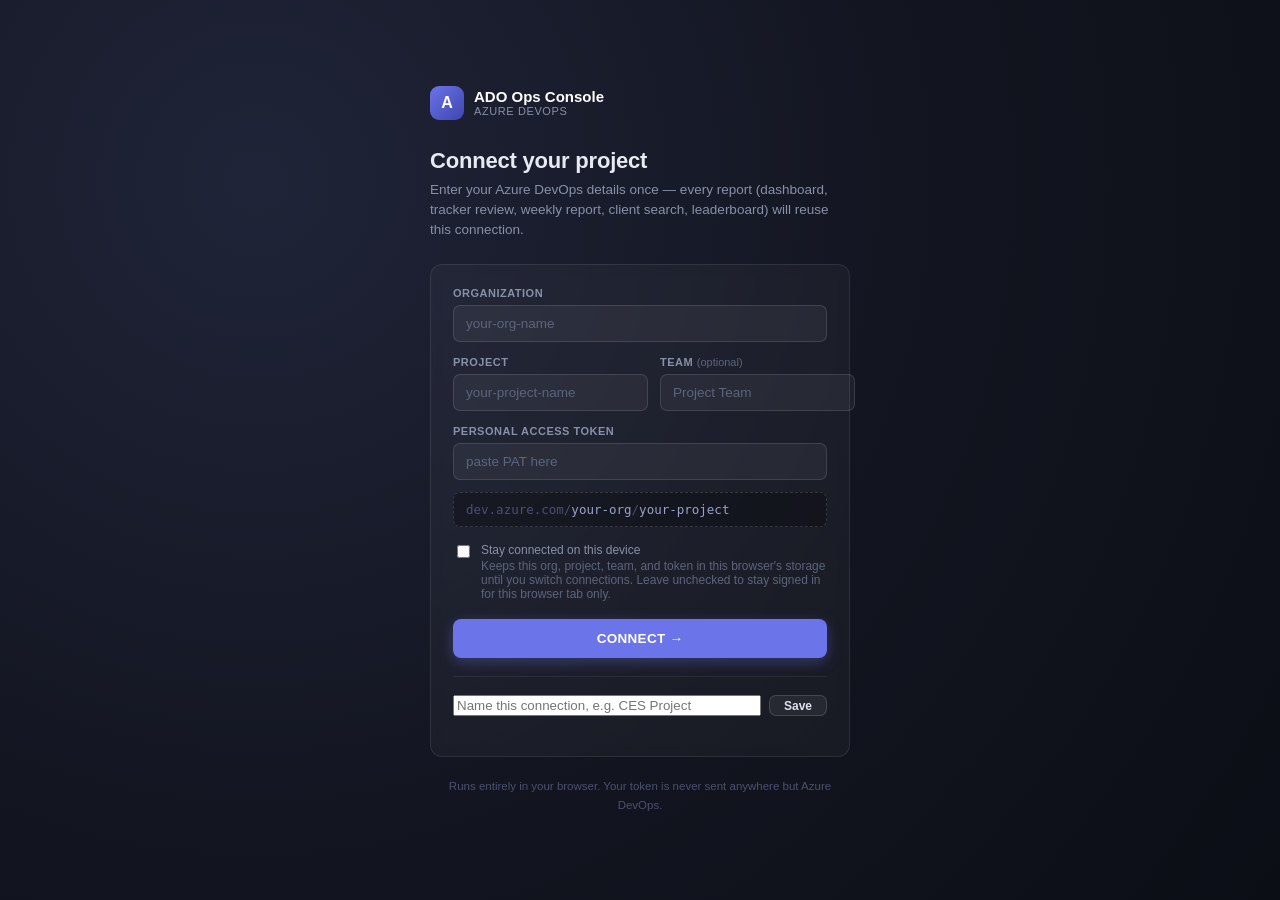
<file: leaderboard.html>
<!DOCTYPE html>
<html lang="en">
<head>
<meta charset="UTF-8">
<title>Team Leaderboard</title>
<link rel="stylesheet" href="shell.css">
<script src="session.js"></script>
<script src="nav.js"></script>
<script src="loader.js"></script>
<style>
  :root {
    --bg: #1a1a2e; --card: #ffffff; --border: #cfd8dc; --text: #1a1a1a;
    --muted: #607d8b; --accent: #3f51b5; --accent-dark: #303f9f;
    --good: #2e7d32; --good-bg: #e8f5e9;
    --warn: #b45309; --warn-bg: #fff3e0;
    --bad: #c62828; --bad-bg: #fdecea;
    --gold: #f5b700; --silver: #b0bac5; --bronze: #c9722e;
  }
  * { box-sizing: border-box; }
  body { background: linear-gradient(135deg, #1a1a2e 0%, #16213e 100%); color: var(--text);
         font-family: 'Segoe UI', Roboto, -apple-system, Arial, sans-serif; margin: 0; padding: 32px; }
  h1 { font-size: 26px; margin-bottom: 4px; font-weight: 700; color: #fff; }
  .subtitle { color: #b0bec5; margin-bottom: 24px; font-size: 14px; }
  .card { background: var(--card); border: 1px solid var(--border); border-radius: 8px;
          box-shadow: 0 2px 8px rgba(0,0,0,0.25); padding: 20px; margin-bottom: 20px; }
  .card h2 { font-size: 15px; margin: 0 0 4px 0; font-weight: 600; }
  .meta { color: var(--muted); font-size: 13px; margin-bottom: 14px; }
  .config-grid { display: grid; grid-template-columns: repeat(auto-fit, minmax(180px, 1fr)); gap: 12px; }
  .field { display: flex; flex-direction: column; gap: 4px; }
  label { font-size: 12px; color: var(--muted); font-weight: 600; text-transform: uppercase; letter-spacing: 0.3px; }
  input, select { background: #fafafa; border: 1px solid var(--border); border-radius: 4px;
         color: var(--text); padding: 8px 10px; font-size: 13px; font-family: inherit; }
  input:focus, select:focus { outline: none; border-color: var(--accent); background: #fff; }
  button { background: var(--accent); color: white; border: none; border-radius: 4px;
           padding: 10px 18px; font-size: 13px; font-weight: 600; letter-spacing: 0.3px;
           cursor: pointer; text-transform: uppercase; box-shadow: 0 1px 2px rgba(0,0,0,0.2); }
  button:hover { background: var(--accent-dark); }
  button:disabled { opacity: 0.5; cursor: not-allowed; }
  #status { font-size: 13px; color: #b0bec5; margin-left: 8px; }
  #error { background: var(--bad-bg); border-left: 4px solid var(--bad); color: #7a1f1f; border-radius: 4px;
           padding: 14px 16px; margin-bottom: 20px; font-size: 13px; line-height: 1.5; display: none; }
  .roster-row { display: grid; grid-template-columns: 1fr 1fr 1fr; gap: 10px; align-items: end;
                padding: 10px 0; border-bottom: 1px solid #eee; }
  .roster-row:last-child { border-bottom: none; }
  .roster-name { font-weight: 600; font-size: 13px; padding-top: 8px; }

  /* ---- Champion banner ---- */
  #champion { display: none; position: relative; overflow: hidden; text-align: center; padding: 44px 20px 32px;
              border-radius: 14px;
              background: linear-gradient(135deg, #f5b700 0%, #f79300 50%, #f5b700 100%);
              background-size: 200% 200%; animation: shimmer 4s ease infinite;
              box-shadow: 0 10px 30px rgba(245,183,0,0.5); margin-bottom: 20px; }
  @keyframes shimmer { 0%{background-position:0% 50%} 50%{background-position:100% 50%} 100%{background-position:0% 50%} }
  #champion .confetti { position: absolute; top: -10px; font-size: 20px; opacity: 0.85; animation: fall 3.5s linear infinite; }
  @keyframes fall { 0% { transform: translateY(-20px) rotate(0deg); opacity: 0.9; } 100% { transform: translateY(340px) rotate(360deg); opacity: 0; } }
  #champion .label { font-size: 13px; font-weight: 700; letter-spacing: 2px; text-transform: uppercase;
                      color: #6b4a00; margin-bottom: 6px; }
  #champion .trophy { font-size: 60px; margin-bottom: 6px; filter: drop-shadow(0 4px 6px rgba(0,0,0,0.25)); }
  #champion .photo { width: 112px; height: 112px; border-radius: 50%; object-fit: cover;
                      border: 5px solid #fff; box-shadow: 0 6px 16px rgba(0,0,0,0.35); margin-bottom: 12px; }
  #champion .team-name { font-size: 30px; font-weight: 800; color: #1a1a2e; }
  #champion .manager-name { font-size: 16px; color: #3d2b00; margin-top: 2px; }
  #champion .points { font-size: 22px; color: #1a1a2e; margin-top: 14px; font-weight: 800;
                       background: rgba(255,255,255,0.4); display: inline-block; padding: 6px 20px; border-radius: 20px; }
  .runners-up { display: flex; justify-content: center; gap: 16px; margin-top: 24px; flex-wrap: wrap; }
  .runner-card { background: rgba(255,255,255,0.55); border-radius: 10px; padding: 14px 18px; min-width: 150px; }
  .runner-card .medal { font-size: 20px; }
  .runner-card .photo { width: 48px; height: 48px; border-radius: 50%; object-fit: cover; margin: 6px 0;
                         border: 2px solid #fff; }
  .runner-card .name { font-size: 13px; font-weight: 700; color: #1a1a2e; }
  .runner-card .mgr { font-size: 11px; color: #5a3f00; }
  .runner-card .pts { font-size: 13px; font-weight: 700; color: #1a1a2e; margin-top: 4px; }

  /* ---- Podiums ---- */
  .podium-card { background: var(--card); border-radius: 8px; box-shadow: 0 2px 8px rgba(0,0,0,0.25);
                 padding: 20px; margin-bottom: 20px; }
  .podium-title { font-size: 16px; font-weight: 700; margin-bottom: 2px; }
  .podium-desc { color: var(--muted); font-size: 12px; margin-bottom: 18px; }
  .podium-stand { display: flex; align-items: flex-end; justify-content: center; gap: 12px; min-height: 180px; }
  .podium-spot { display: flex; flex-direction: column; align-items: center; width: 120px; }
  .podium-photo { width: 56px; height: 56px; border-radius: 50%; object-fit: cover; margin-bottom: 6px;
                   background: #eee; }
  .podium-medal { font-size: 22px; }
  .podium-team { font-size: 12px; font-weight: 700; text-align: center; margin-top: 2px; }
  .podium-manager { font-size: 11px; color: var(--muted); text-align: center; }
  .podium-value { font-size: 13px; font-weight: 700; margin-top: 4px; }
  .podium-block { width: 100%; border-radius: 6px 6px 0 0; margin-top: 8px;
                   display: flex; align-items: flex-start; justify-content: center; padding-top: 6px;
                   color: #fff; font-weight: 800; font-size: 18px; }
  .p1 .podium-block { height: 90px; background: linear-gradient(180deg, var(--gold), #d99a00); }
  .p1 .podium-photo { border: 3px solid var(--gold); }
  .p2 .podium-block { height: 65px; background: linear-gradient(180deg, var(--silver), #8f99a3); }
  .p2 .podium-photo { border: 3px solid var(--silver); }
  .p3 .podium-block { height: 45px; background: linear-gradient(180deg, var(--bronze), #a35a1f); }
  .p3 .podium-photo { border: 3px solid var(--bronze); }
  .empty-podium { color: var(--muted); font-size: 13px; text-align: center; padding: 20px; }

  /* ---- Standings table ---- */
  table { width: 100%; border-collapse: collapse; font-size: 13px; }
  th { text-align: left; color: var(--muted); font-weight: 600; font-size: 11px; text-transform: uppercase;
       padding: 8px 10px; border-bottom: 2px solid var(--border); }
  td { padding: 8px 10px; border-bottom: 1px solid var(--border); }
  tr:last-child td { border-bottom: none; }
  .avatar-sm { width: 24px; height: 24px; border-radius: 50%; object-fit: cover; vertical-align: middle; margin-right: 8px; background:#eee; }
  @media print {
    body { background: #fff !important; padding: 0; }
    .no-print { display: none !important; }
    #print-header { display: block !important; margin-bottom: 16px; }
    * { -webkit-print-color-adjust: exact !important; print-color-adjust: exact !important; color-adjust: exact !important; }
    .card, .podium-card { box-shadow: none !important; border: 1px solid #ddd; break-inside: avoid; }
    #champion { break-inside: avoid; }
    a[href]:after { content: ""; }
  }
</style>
</head>
<body>
<script>ADONav.render('leaderboard');</script>
<div class="app-main">

  <div style="display:flex;justify-content:space-between;align-items:baseline;flex-wrap:wrap;gap:8px" class="no-print">
    <h1>🏆 Team Leaderboard</h1>
    <button onclick="exportReport()" style="background:#ffd54f;color:#1a1a2e">📄 Export Report</button>
  </div>
  <div class="subtitle no-print">Weekly bragging rights — every podium is scoped to this week only (since Monday).</div>
  <div id="print-header" style="display:none">
    <h1 style="color:#1a1a2e">🏆 Team Leaderboard</h1>
    <div class="subtitle" id="print-date" style="color:#455a64"></div>
  </div>

  <div class="no-print" style="display:none">
    <input id="org"><input id="project"><input id="pat" type="password">
    <input type="checkbox" id="remember">
  </div>
  <div class="card no-print" style="display:flex;align-items:center;gap:12px">
    <button id="loadTeamsBtn" onclick="loadTeams()">Refresh Teams</button>
    <span id="status"></span>
  </div>

  <div id="error"></div>

  <div class="card no-print" id="sec-roster" style="display:none">
    <h2>Manager Roster</h2>
    <div class="meta">Name and photo per team — saved on this device, used on the podiums below.</div>
    <div id="roster-list"></div>
    <button style="margin-top:14px" onclick="saveRoster()">Save Roster</button>
    <button style="margin-top:14px;margin-left:8px;background:#455a64" onclick="runLeaderboard()">Run Leaderboard</button>
  </div>

  <div id="champion">
    <span class="confetti" style="left:8%;animation-delay:0s">🎉</span>
    <span class="confetti" style="left:20%;animation-delay:0.6s">✨</span>
    <span class="confetti" style="left:35%;animation-delay:1.2s">🎊</span>
    <span class="confetti" style="left:50%;animation-delay:0.3s">✨</span>
    <span class="confetti" style="left:65%;animation-delay:1.6s">🎉</span>
    <span class="confetti" style="left:80%;animation-delay:0.9s">🎊</span>
    <span class="confetti" style="left:92%;animation-delay:1.4s">✨</span>
    <div class="label">Champion of the Week</div>
    <div class="trophy">🏆</div>
    <img id="champion-photo" class="photo" src="" alt="">
    <div class="team-name" id="champion-team"></div>
    <div class="manager-name" id="champion-manager"></div>
    <div class="points" id="champion-points"></div>
    <div class="runners-up" id="runners-up"></div>
  </div>

  <div id="podiums"></div>

  <div class="card" id="sec-standings" style="display:none">
    <h2>Full Standings</h2>
    <div class="meta">Points: 1st = 3, 2nd = 2, 3rd = 1, summed across every podium below.</div>
    <div class="table-wrap"><table><thead><tr><th>Team</th><th>Manager</th><th>Total Points</th></tr></thead>
    <tbody id="rows-standings"></tbody></table></div>
  </div>

<script>
const storage = {
  get(key) { try { return localStorage.getItem(key); } catch (e) { return null; } },
  set(key, value) { try { localStorage.setItem(key, value); } catch (e) {} },
};

(function restoreConfig() {
  const raw = storage.get('ado-config');
  if (raw) {
    try { const cfg = JSON.parse(raw); document.getElementById('org').value = cfg.org || ''; } catch (e) {}
  }
  const rawLb = storage.get('ado-leaderboard-config');
  if (rawLb) {
    try {
      const cfg = JSON.parse(rawLb);
      document.getElementById('org').value = cfg.org || '';
      document.getElementById('project').value = cfg.project || '';
      document.getElementById('remember').checked = true;
    } catch (e) {}
  }
})();

let roster = {};
function loadRoster() {
  const raw = storage.get('ado-leaderboard-roster');
  try { roster = raw ? JSON.parse(raw) : {}; } catch (e) { roster = {}; }
}
loadRoster();

(function () {
  const session = ADOSession.requireSession();
  if (!session) return;
  ADONav.updateConnection(session);
  ADOSession.hydrateInputs({ org: 'org', project: 'project', pat: 'pat' });
  loadTeams();
})();

function setStatus(msg) { document.getElementById('status').textContent = msg; ADOLoader.setText(msg); }
function showError(html) { ADOLoader.hide(); const el = document.getElementById('error'); el.innerHTML = html; el.style.display = 'block'; }
function clearError() { document.getElementById('error').style.display = 'none'; }

async function readAdoErrorDetail(res) {
  try { const j = await res.json(); return j.message || JSON.stringify(j); }
  catch (e) { try { return await res.text(); } catch (e2) { return ''; } }
}
async function adoGet(url) {
  const pat = document.getElementById('pat').value;
  let res;
  try { res = await fetch(url, { headers: { 'Authorization': 'Basic ' + btoa(':' + pat) } }); }
  catch (err) { throw new Error('CORS_OR_NETWORK'); }
  if (!res.ok) { const detail = await readAdoErrorDetail(res); const e = new Error(`HTTP_${res.status}`); e.detail = detail; throw e; }
  return res.json();
}
async function adoPost(url, body) {
  const pat = document.getElementById('pat').value;
  let res;
  try { res = await fetch(url, { method: 'POST', headers: { 'Authorization': 'Basic ' + btoa(':' + pat), 'Content-Type': 'application/json' }, body: JSON.stringify(body) }); }
  catch (err) { throw new Error('CORS_OR_NETWORK'); }
  if (!res.ok) { const detail = await readAdoErrorDetail(res); const e = new Error(`HTTP_${res.status}`); e.detail = detail; throw e; }
  return res.json();
}
async function wiql(projectBase, queryText, label) {
  try { return await adoPost(`${projectBase}/_apis/wit/wiql?api-version=7.1`, { query: queryText }); }
  catch (err) { if (err.message && err.message.startsWith('HTTP_')) { err.label = label; err.query = queryText; } throw err; }
}
async function getItems(base, ids, fields) {
  if (!ids.length) return [];
  const out = [];
  for (let i = 0; i < ids.length; i += 200) {
    const chunk = ids.slice(i, i + 200);
    const data = await adoPost(`${base}/_apis/wit/workitemsbatch?api-version=7.1`, { ids: chunk, fields });
    out.push(...data.value);
  }
  return out;
}
function field(item, name, def = '') {
  const val = (item.fields || {})[name];
  if (val == null || val === '') return def;
  if (typeof val === 'object') return val.displayName || val.uniqueName || val.name || def;
  const match = String(val).match(/^(.*?)\s*<.*>$/);
  return match ? match[1].trim() : String(val);
}
function daysAgo(dateStr) {
  if (!dateStr) return null;
  return Math.floor((Date.now() - new Date(dateStr).getTime()) / 86400000);
}

const LITERAL_COMPLETED_STATES = ['closed', 'done'];
const LITERAL_REMOVED_STATES = ['removed'];
function resolveCategory(typeStateMap, wit, state) {
  const sLower = (state || '').toLowerCase();
  if (LITERAL_COMPLETED_STATES.includes(sLower)) return 'Completed';
  if (LITERAL_REMOVED_STATES.includes(sLower)) return 'Removed';
  return (typeStateMap[wit] || {})[state] || '';
}
function isCompleted(typeStateMap, item) {
  return resolveCategory(typeStateMap, field(item, 'System.WorkItemType'), field(item, 'System.State')) === 'Completed';
}
function isTerminal(typeStateMap, item) {
  const cat = resolveCategory(typeStateMap, field(item, 'System.WorkItemType'), field(item, 'System.State'));
  return cat === 'Completed' || cat === 'Removed';
}

// Runs async worker(item) over items with at most `limit` in flight at once —
// keeps us from firing hundreds of simultaneous requests at Azure DevOps.
async function mapWithConcurrency(items, limit, worker) {
  const results = new Array(items.length);
  let idx = 0;
  async function run() {
    while (idx < items.length) {
      const cur = idx++;
      try { results[cur] = await worker(items[cur], cur); }
      catch (e) { results[cur] = null; }
    }
  }
  await Promise.all(Array.from({ length: Math.min(limit, items.length) }, run));
  return results;
}

// Finds the date an item actually transitioned into a Completed-category
// state, by walking its revision history — NOT the same as System.ChangedDate,
// which gets bumped by any field edit (comments, tags, links, description,
// etc.) even long after the completion happened. Returns null if the item's
// history never shows that transition (e.g. created directly into Done).
async function findActualCompletionDate(item, base, typeStateMap) {
  const wit = field(item, 'System.WorkItemType');
  try {
    const data = await adoGet(`${base}/_apis/wit/workitems/${item.id}/updates?api-version=7.1`);
    const completedUpdates = (data.value || []).filter(rev => {
      const sc = rev.fields && rev.fields['System.State'];
      const newState = sc && sc.newValue;
      return newState && resolveCategory(typeStateMap, wit, newState) === 'Completed';
    });
    const last = completedUpdates[completedUpdates.length - 1];
    return last && last.fields['System.ChangedDate'] ? last.fields['System.ChangedDate'].newValue : null;
  } catch (e) {
    return null;
  }
}

// Finds the date an item most recently moved OUT of a Completed state back to
// an active state (a real reopen), by walking revision history — not just
// "currently not-terminal and touched this week", which would also catch
// items reopened long ago that simply got edited again this week.
async function findActualReopenDate(item, base, typeStateMap) {
  const wit = field(item, 'System.WorkItemType');
  try {
    const data = await adoGet(`${base}/_apis/wit/workitems/${item.id}/updates?api-version=7.1`);
    let wasCompleted = false;
    let lastReopenDate = null;
    (data.value || []).forEach(rev => {
      const sc = rev.fields && rev.fields['System.State'];
      const newState = sc && sc.newValue;
      if (!newState) return;
      const cat = resolveCategory(typeStateMap, wit, newState);
      if (cat === 'Completed') {
        wasCompleted = true;
      } else if (wasCompleted && cat !== 'Removed') {
        lastReopenDate = rev.fields['System.ChangedDate'] ? rev.fields['System.ChangedDate'].newValue : null;
        wasCompleted = false;
      }
    });
    return lastReopenDate;
  } catch (e) {
    return null;
  }
}

let teams = [];
function exportReport() {
  const dateStr = new Date().toLocaleDateString('en-ZA', { weekday: 'long', day: 'numeric', month: 'long', year: 'numeric' });
  document.getElementById('print-date').textContent = `Week of ${dateStr}`;
  window.print();
}

async function loadTeams() {
  clearError();
  const org = document.getElementById('org').value.trim();
  const project = document.getElementById('project').value.trim();
  const pat = document.getElementById('pat').value.trim();
  const remember = document.getElementById('remember').checked;
  if (!org || !project || !pat) { showError('Fill in organization, project, and PAT first.'); return; }
  if (remember) storage.set('ado-leaderboard-config', JSON.stringify({ org, project }));

  const btn = document.getElementById('loadTeamsBtn');
  btn.disabled = true;
  ADOLoader.show('Connecting to Azure DevOps…');
  setStatus('Loading teams...');
  const base = `https://dev.azure.com/${org}`;
  try {
    const data = await adoGet(`${base}/_apis/projects/${encodeURIComponent(project)}/teams?api-version=7.1`);
    teams = data.value || [];
    renderRoster();
    setStatus(`Found ${teams.length} team(s).`);
    ADOLoader.hide();
  } catch (err) {
    if (err.message === 'CORS_OR_NETWORK') showError('Blocked before reaching Azure DevOps — likely a CORS restriction.');
    else if (err.message === 'HTTP_401' || err.message === 'HTTP_403') showError('Authentication failed — check the PAT scope.');
    else showError('Something went wrong: ' + (err.detail || err.message));
    setStatus('');
  } finally {
    btn.disabled = false;
  }
}

function renderRoster() {
  document.getElementById('sec-roster').style.display = 'block';
  document.getElementById('roster-list').innerHTML = teams.map(t => {
    const saved = roster[t.name] || {};
    return `<div class="roster-row">
      <div class="roster-name">${t.name}</div>
      <div class="field"><label>Manager Name</label><input class="roster-manager" data-team="${t.name}" value="${saved.managerName || ''}" placeholder="e.g. Mark Jones"></div>
      <div class="field"><label>Photo URL</label><input class="roster-photo" data-team="${t.name}" value="${saved.photoUrl || ''}" placeholder="https://..."></div>
    </div>`;
  }).join('');
}

function saveRoster() {
  document.querySelectorAll('.roster-manager').forEach(inp => {
    const t = inp.getAttribute('data-team');
    roster[t] = roster[t] || {};
    roster[t].managerName = inp.value.trim();
  });
  document.querySelectorAll('.roster-photo').forEach(inp => {
    const t = inp.getAttribute('data-team');
    roster[t] = roster[t] || {};
    roster[t].photoUrl = inp.value.trim();
  });
  storage.set('ado-leaderboard-roster', JSON.stringify(roster));
  setStatus('Roster saved.');
}

function managerFor(teamName) {
  return (roster[teamName] && roster[teamName].managerName) || teamName;
}
function photoFor(teamName) {
  const url = roster[teamName] && roster[teamName].photoUrl;
  return url || 'data:image/svg+xml;charset=UTF-8,' + encodeURIComponent(
    `<svg xmlns="http://www.w3.org/2000/svg" width="100" height="100"><rect width="100" height="100" fill="#cfd8dc"/><text x="50" y="58" font-size="36" text-anchor="middle" fill="#607d8b" font-family="sans-serif">${(managerFor(teamName)[0]||'?').toUpperCase()}</text></svg>`
  );
}

async function runLeaderboard() {
  clearError();
  saveRoster();
  const org = document.getElementById('org').value.trim();
  const project = document.getElementById('project').value.trim();
  if (!teams.length) { showError('Load teams first.'); return; }

  const base = `https://dev.azure.com/${org}`;
  const projectBase = `${base}/${project}`;
  setStatus('Reading work item states...');

  try {
    const witData = await adoGet(`${projectBase}/_apis/wit/workitemtypes?api-version=7.1`);
    const witTypes = witData.value.filter(t => !t.isDisabled).map(t => t.name);
    const typeStateMap = {};
    for (const t of witTypes) {
      const statesData = await adoGet(`${projectBase}/_apis/wit/workitemtypes/${encodeURIComponent(t)}/states?api-version=7.1`);
      typeStateMap[t] = Object.fromEntries(statesData.value.map(s => [s.name, s.category]));
    }
    const everClauseGroups = [];
    for (const [wit, states] of Object.entries(typeStateMap)) {
      Object.entries(states).filter(([, c]) => c === 'Completed').forEach(([s]) => {
        everClauseGroups.push(`([System.WorkItemType] = '${wit}' AND [System.State] EVER '${s}')`);
      });
    }
    const everClause = everClauseGroups.length ? `(${everClauseGroups.join(' OR ')})` : '(1=0)';

    const now = new Date();
    const daysSinceMonday = (now.getDay() + 6) % 7;
    const thisWeekStart = new Date(now.getTime() - daysSinceMonday * 86400000);
    const lastWeekStart = new Date(thisWeekStart.getTime() - 7 * 86400000);
    const AGING_THRESHOLD_DAYS = 5;
    const fields = ['System.Id', 'System.Title', 'System.WorkItemType', 'System.State', 'System.AssignedTo', 'System.ChangedDate', 'System.CreatedDate'];
    const COMMENT_CHECK_CAP_PER_TEAM = 40;

    const results = [];
    let teamIndex = 0;
    for (const team of teams) {
      teamIndex++;
      setStatus(`Analyzing ${team.name} (${teamIndex}/${teams.length})...`);
      const teamResult = { team: team.name, hasSprint: false };
      try {
        const iterData = await adoGet(`${projectBase}/${encodeURIComponent(team.name)}/_apis/work/teamsettings/iterations?api-version=7.1&$timeframe=current`);
        if (!iterData.value || !iterData.value.length) { results.push(teamResult); continue; }
        const iterPath = iterData.value[0].path;
        teamResult.hasSprint = true;
        teamResult.sprintName = iterData.value[0].name;
        const iterStartDate = iterData.value[0].attributes && iterData.value[0].attributes.startDate
          ? new Date(iterData.value[0].attributes.startDate) : null;

        const itemsResult = await wiql(projectBase, `SELECT [System.Id] FROM WorkItems
                  WHERE [System.TeamProject] = '${project}' AND [System.IterationPath] = '${iterPath}'`, `${team.name} sprint items`);
        const items = await getItems(base, itemsResult.workItems.map(w => w.id), fields);

        // System.ChangedDate gets bumped by any field edit, not just a state
        // transition — an item completed weeks ago that just got a comment or
        // tag change this week would otherwise be miscounted as "completed
        // this week". So for every item currently Completed, look up its
        // actual completion date from revision history and use that instead.
        const completedNowItems = items.filter(it => isCompleted(typeStateMap, it));
        const actualCompletionDates = await mapWithConcurrency(completedNowItems, 8,
          it => findActualCompletionDate(it, base, typeStateMap));
        const completionDateById = {};
        completedNowItems.forEach((it, i) => {
          completionDateById[it.id] = actualCompletionDates[i] || field(it, 'System.ChangedDate');
        });

        // Most tickets completed this week (kept internally as an input to
        // Backlog Growth below - not shown as its own podium, since a raw
        // "count of Done clicks" is too easy to fake)
        teamResult.completedThisWeek = completedNowItems.filter(it =>
          new Date(completionDateById[it.id]) >= thisWeekStart
        ).length;

        // Verified completions: items completed LAST week that are STILL
        // completed now (ChangedDate hasn't moved since, current state is
        // still Completed). If a completion was false or premature, it
        // typically gets reopened - which would show as a more recent
        // ChangedDate and/or a non-Completed current state, dropping it out
        // of this count. Harder to game than a raw "marked Done" tally.
        const completedLastWeek = items.filter(it => {
          const d = new Date(field(it, 'System.ChangedDate'));
          return isCompleted(typeStateMap, it) && d >= lastWeekStart && d < thisWeekStart;
        }).length;
        teamResult.verifiedCompletions = completedLastWeek;

        // Sprint completion rate: what share of the sprint's committed items
        // are actually in a Completed state right now.
        if (items.length) {
          const completedNow = items.filter(it => isCompleted(typeStateMap, it)).length;
          teamResult.completionRatePct = (completedNow / items.length) * 100;
        }

        // Above and beyond: items completed this week that were created AFTER
        // the sprint started - i.e. work that wasn't part of the original plan
        // but got pulled in and finished anyway. (This can only detect newly-
        // created unplanned work via CreatedDate - it can't tell if an older
        // backlog item was pulled into the sprint mid-week, since ADO doesn't
        // expose an "added to iteration" date through this API.)
        if (iterStartDate) {
          teamResult.aboveAndBeyond = completedNowItems.filter(it =>
            new Date(completionDateById[it.id]) >= thisWeekStart &&
            new Date(field(it, 'System.CreatedDate')) > iterStartDate
          ).length;
        }

        // Workload balance: spread between the busiest and quietest developer
        // on the team (open items only) - a smaller gap means work is shared
        // more evenly rather than one person quietly carrying the sprint.
        const openForBalance = items.filter(it => !isTerminal(typeStateMap, it));
        const perDev = {};
        openForBalance.forEach(it => {
          const dev = field(it, 'System.AssignedTo', '');
          if (!dev) return; // unassigned items don't count toward any one person's load
          perDev[dev] = (perDev[dev] || 0) + 1;
        });
        const devCounts = Object.values(perDev);
        if (devCounts.length >= 2) {
          teamResult.workloadSpread = Math.max(...devCounts) - Math.min(...devCounts);
        }

        // No stale items: open items sitting more than the aging threshold
        const openItems = items.filter(it => !isTerminal(typeStateMap, it));
        teamResult.staleCount = openItems.filter(it => (daysAgo(field(it, 'System.ChangedDate')) || 0) > AGING_THRESHOLD_DAYS).length;

        // Cleanest sprint: reopened items this week. As with completions,
        // System.ChangedDate alone would also catch items reopened long ago
        // that just got touched again this week, so the actual reopen date
        // is confirmed from revision history for each candidate.
        if (items.length) {
          const idList = items.map(it => it.id).join(',');
          try {
            const reopenResult = await wiql(projectBase, `SELECT [System.Id] FROM WorkItems
                      WHERE [System.TeamProject] = '${project}' AND [System.Id] IN (${idList}) AND ${everClause}`, `${team.name} reopen check`);
            const everCompletedIds = new Set(reopenResult.workItems.map(w => w.id));
            const reopenCandidates = items.filter(it => everCompletedIds.has(it.id) && !isTerminal(typeStateMap, it) &&
              new Date(field(it, 'System.ChangedDate')) >= thisWeekStart);
            const actualReopenDates = await mapWithConcurrency(reopenCandidates, 8,
              it => findActualReopenDate(it, base, typeStateMap));
            teamResult.reopenedThisWeek = reopenCandidates.filter((it, i) =>
              actualReopenDates[i] && new Date(actualReopenDates[i]) >= thisWeekStart).length;
          } catch (e) { teamResult.reopenedThisWeek = null; }
        } else {
          teamResult.reopenedThisWeek = 0;
        }

        // Response speed and discussion volume - derived from ONE comment-fetch
        // pass per item, to avoid doubling the number of API calls.
        const respGaps = [];
        let commentCountThisWeek = 0;
        const candidates = items.slice(0, COMMENT_CHECK_CAP_PER_TEAM);
        for (const it of candidates) {
          try {
            const cData = await adoGet(`${base}/${encodeURIComponent(project)}/_apis/wit/workItems/${it.id}/comments?api-version=7.1-preview.4`);
            const comments = (cData.comments || [])
              .filter(c => !c.isDeleted && !/^copied with all attachments and links from #/i.test((c.text || '').trim()))
              .sort((a, b) => new Date(a.createdDate) - new Date(b.createdDate));
            const assignedTo = field(it, 'System.AssignedTo', '');

            commentCountThisWeek += comments.filter(c => new Date(c.createdDate) >= thisWeekStart).length;

            for (let i = 0; i < comments.length - 1; i++) {
              const from = comments[i], to = comments[i + 1];
              const fromAuthor = (from.createdBy && from.createdBy.displayName) || '';
              const toAuthor = (to.createdBy && to.createdBy.displayName) || '';
              const toDate = new Date(to.createdDate);
              if (fromAuthor.toLowerCase() !== assignedTo.toLowerCase() &&
                  toAuthor.toLowerCase() === assignedTo.toLowerCase() &&
                  toDate >= thisWeekStart) {
                const gapDays = (new Date(to.createdDate) - new Date(from.createdDate)) / 86400000;
                if (gapDays >= 0) respGaps.push(gapDays);
              }
            }
          } catch (e) { /* skip this item's comments, keep going */ }
        }
        teamResult.commentCountThisWeek = commentCountThisWeek;
        if (respGaps.length) {
          teamResult.avgRespondDays = respGaps.reduce((a, b) => a + b, 0) / respGaps.length;
          teamResult.quickestRespondDays = Math.min(...respGaps);
        }
      } catch (e) {
        teamResult.error = e.message;
      }
      results.push(teamResult);
    }

    renderLeaderboard(results);
    setStatus('Done.');
  } catch (err) {
    showError('Something went wrong building the leaderboard: ' + (err.detail || err.message));
    setStatus('');
  }
}

function podiumHtml(title, desc, ranked, valueFormatter, higherIsBetter) {
  if (!ranked.length) {
    return `<div class="podium-card"><div class="podium-title">${title}</div><div class="podium-desc">${desc}</div><div class="empty-podium">Not enough data this week</div></div>`;
  }
  const top3 = ranked.slice(0, 3);
  const order = [1, 0, 2]; // display order: 2nd, 1st, 3rd (classic podium layout)
  const medals = ['🥇', '🥈', '🥉'];
  const spots = order.map((idx) => {
    if (idx >= top3.length) return '<div class="podium-spot"></div>';
    const r = top3[idx];
    const medal = medals[idx];
    const cls = `p${idx + 1}`;
    return `<div class="podium-spot ${cls}">
      <div class="podium-medal">${medal}</div>
      <img class="podium-photo" src="${photoFor(r.team)}" alt="">
      <div class="podium-team">${r.team}</div>
      <div class="podium-manager">${managerFor(r.team)}</div>
      <div class="podium-value">${valueFormatter(r)}</div>
      <div class="podium-block"></div>
    </div>`;
  }).join('');
  return `<div class="podium-card">
    <div class="podium-title">${title}</div>
    <div class="podium-desc">${desc}</div>
    <div class="podium-stand">${spots}</div>
  </div>`;
}

function renderLeaderboard(results) {
  const withSprint = results.filter(r => r.hasSprint && !r.error);

  const podiumDefs = [
    { key: 'verifiedCompletions', title: '✅ Verified Completions', desc: "Last week's completions that are still closed today — didn't bounce back", higher: true,
      fmt: r => `${r.verifiedCompletions} stuck` },
    { key: 'avgRespondDays', title: '⚡ Quickest Avg Days to Respond', desc: `Average time to reply this week (first ${40} items checked per team)`, higher: false,
      fmt: r => `${r.avgRespondDays.toFixed(1)}d avg`, filter: r => r.avgRespondDays !== undefined },
    { key: 'quickestRespondDays', title: '🚀 Quickest Responder', desc: 'Single fastest reply this week', higher: false,
      fmt: r => r.quickestRespondDays < 1 ? `${(r.quickestRespondDays*24).toFixed(1)}h` : `${r.quickestRespondDays.toFixed(1)}d`, filter: r => r.quickestRespondDays !== undefined },
    { key: 'reopenedThisWeek', title: '✨ Cleanest Sprint', desc: 'Fewest items reopened this week', higher: false,
      fmt: r => `${r.reopenedThisWeek} reopened`, filter: r => r.reopenedThisWeek !== null && r.reopenedThisWeek !== undefined },
    { key: 'staleCount', title: '🧹 No Stale Items', desc: 'Fewest items sitting 5+ days untouched', higher: false,
      fmt: r => `${r.staleCount} stale` },
    { key: 'commentCountThisWeek', title: '💬 Most Active Discussion', desc: 'Most comments posted this week (real engagement, not just status flips)', higher: true,
      fmt: r => `${r.commentCountThisWeek} comments` },
    { key: 'completionRatePct', title: '🎯 Best Sprint Completion Rate', desc: 'Share of committed sprint items actually marked Completed', higher: true,
      fmt: r => `${r.completionRatePct.toFixed(0)}%`, filter: r => r.completionRatePct !== undefined },
    { key: 'workloadSpread', title: '⚖️ Most Balanced Workload', desc: 'Smallest gap between the busiest and quietest developer on the team', higher: false,
      fmt: r => `spread: ${r.workloadSpread}`, filter: r => r.workloadSpread !== undefined },
    { key: 'aboveAndBeyond', title: '🌟 Above and Beyond', desc: "Unplanned work that came in mid-sprint and got completed anyway, on top of the original plan", higher: true,
      fmt: r => `${r.aboveAndBeyond} extra`, filter: r => r.aboveAndBeyond !== undefined },
  ];

  const points = {}; // team -> total points
  results.forEach(r => points[r.team] = 0);

  let podiumsHtml = '';
  podiumDefs.forEach(def => {
    const pool = withSprint.filter(r => (def.filter ? def.filter(r) : r[def.key] !== undefined && r[def.key] !== null));
    const ranked = pool.slice().sort((a, b) => def.higher ? b[def.key] - a[def.key] : a[def.key] - b[def.key]);
    const top3 = ranked.slice(0, 3);
    top3.forEach((r, i) => { points[r.team] += (3 - i); });
    podiumsHtml += podiumHtml(def.title, def.desc, ranked, def.fmt, def.higher);
  });
  document.getElementById('podiums').innerHTML = podiumsHtml;

  // Overall champion
  const standings = Object.entries(points).sort((a, b) => b[1] - a[1]);
  if (standings.length && standings[0][1] > 0) {
    const [champTeam, champPoints] = standings[0];
    document.getElementById('champion').style.display = 'block';
    document.getElementById('champion-photo').src = photoFor(champTeam);
    document.getElementById('champion-team').textContent = champTeam;
    document.getElementById('champion-manager').textContent = managerFor(champTeam);
    document.getElementById('champion-points').textContent = `${champPoints} point${champPoints === 1 ? '' : 's'} this week`;

    const runnerMedals = ['🥈', '🥉'];
    const runnersHtml = standings.slice(1, 3).filter(([, pts]) => pts > 0).map(([team, pts], i) => `
      <div class="runner-card">
        <div class="medal">${runnerMedals[i]}</div>
        <img class="photo" src="${photoFor(team)}" alt="">
        <div class="name">${team}</div>
        <div class="mgr">${managerFor(team)}</div>
        <div class="pts">${pts} point${pts === 1 ? '' : 's'}</div>
      </div>`).join('');
    document.getElementById('runners-up').innerHTML = runnersHtml;
  } else {
    document.getElementById('champion').style.display = 'none';
  }

  document.getElementById('sec-standings').style.display = 'block';
  document.getElementById('rows-standings').innerHTML = standings.map(([team, pts]) =>
    `<tr><td><img class="avatar-sm" src="${photoFor(team)}" alt="">${team}</td><td>${managerFor(team)}</td><td><strong>${pts}</strong></td></tr>`
  ).join('') || '<tr><td colspan="3">No data</td></tr>';
}
</script>
</div>
</body>
</html>
</file>
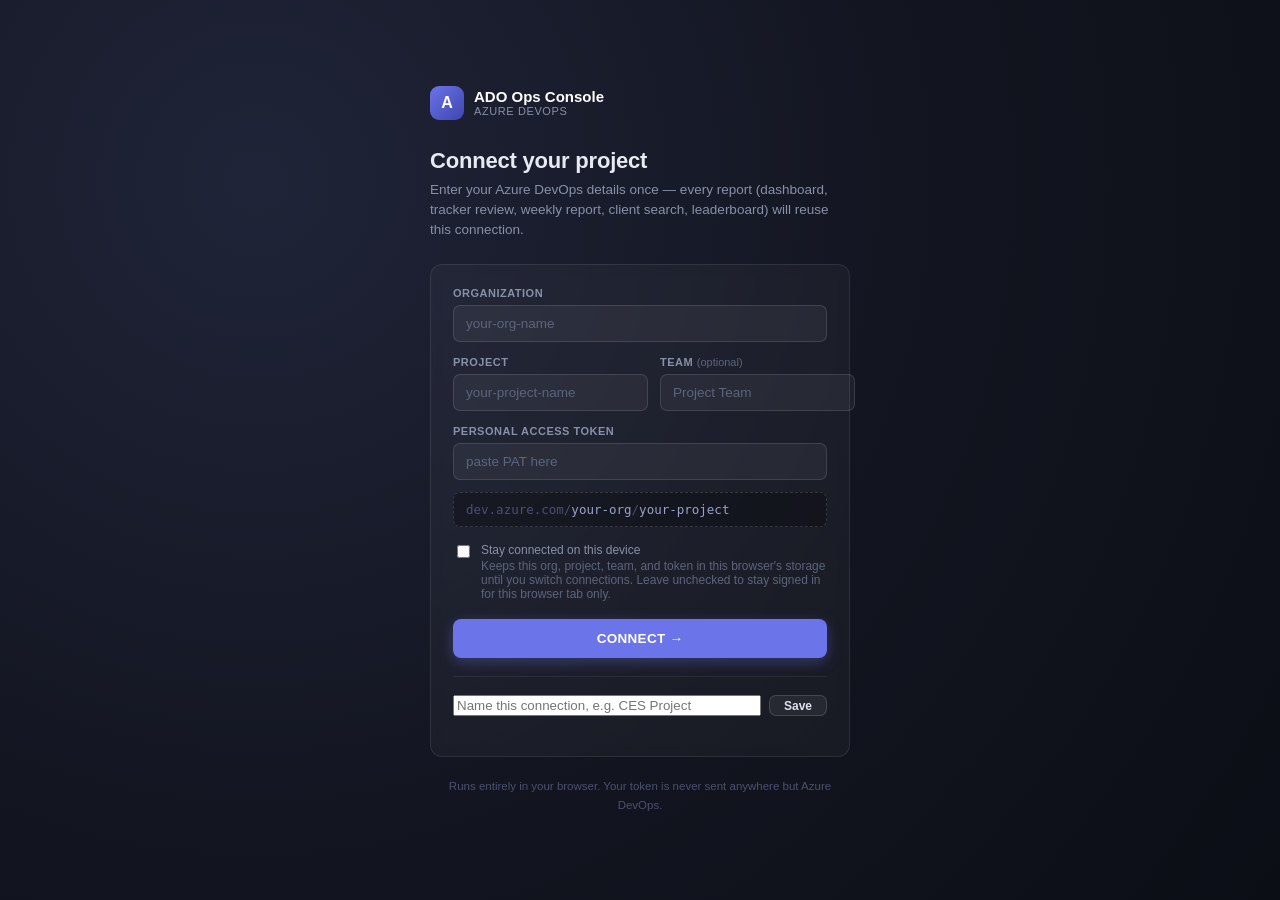
<file: login.html>
<!DOCTYPE html>
<html lang="en">
<head>
<meta charset="UTF-8">
<title>Connect — ADO Ops Console</title>
<style>
  :root {
    --accent: #6b74e8; --accent-dark: #4f57c9;
    --bad: #ff6b6b; --bad-bg: rgba(255,107,107,0.12);
    --muted: #8891a8;
  }
  * { box-sizing: border-box; }
  html, body { height: 100%; }
  body {
    margin: 0; min-height: 100vh; display: flex; align-items: center; justify-content: center;
    font-family: 'Segoe UI', Roboto, -apple-system, Arial, sans-serif;
    background: radial-gradient(circle at 20% 20%, #1f2438 0%, #12141f 55%, #0c0e16 100%);
    color: #e7eaf3; padding: 24px;
  }

  .wrap { width: 100%; max-width: 420px; }

  .brand-row { display: flex; align-items: center; gap: 10px; margin-bottom: 28px; }
  .brand-row .mark {
    width: 34px; height: 34px; border-radius: 9px;
    background: linear-gradient(135deg, var(--accent), #3f46b0);
    display: flex; align-items: center; justify-content: center;
    font-weight: 800; font-size: 16px; color: #fff;
  }
  .brand-row .titles .name { font-size: 15px; font-weight: 700; color: #fff; }
  .brand-row .titles .sub { font-size: 11px; color: var(--muted); text-transform: uppercase; letter-spacing: 0.6px; }

  h1 { font-size: 22px; font-weight: 700; margin: 0 0 6px; letter-spacing: -0.2px; }
  .lede { color: var(--muted); font-size: 13.5px; line-height: 1.5; margin: 0 0 24px; }

  .panel {
    background: rgba(255,255,255,0.035); border: 1px solid rgba(255,255,255,0.09);
    border-radius: 12px; padding: 22px; backdrop-filter: blur(6px);
  }

  .field { display: flex; flex-direction: column; gap: 6px; margin-bottom: 14px; }
  .field label { font-size: 11px; font-weight: 700; text-transform: uppercase; letter-spacing: 0.5px; color: var(--muted); }
  .field .opt { font-weight: 400; text-transform: none; letter-spacing: 0; color: #5c657c; }
  .field input, .field select {
    background: rgba(255,255,255,0.05); border: 1px solid rgba(255,255,255,0.12); border-radius: 7px;
    color: #f1f3fa; padding: 10px 12px; font-size: 13.5px; font-family: inherit;
  }
  .field input::placeholder { color: #5c657c; }
  .field input:focus, .field select:focus { outline: none; border-color: var(--accent); background: rgba(255,255,255,0.08); }

  .row2 { display: grid; grid-template-columns: 1fr 1fr; gap: 12px; }

  .path-preview {
    font-family: 'SF Mono', Consolas, monospace; font-size: 12.5px; color: #9aa3c7;
    background: rgba(0,0,0,0.28); border: 1px dashed rgba(255,255,255,0.14); border-radius: 7px;
    padding: 9px 12px; margin: -2px 0 16px; min-height: 34px; display: flex; align-items: center;
    word-break: break-all;
  }
  .path-preview .dim { color: #4a5170; }

  .checkline { display: flex; align-items: flex-start; gap: 8px; font-size: 12px; color: var(--muted); margin-bottom: 18px; }
  .checkline input { margin-top: 2px; }
  .checkline .hint { display: block; color: #5c657c; margin-top: 2px; }

  button.primary {
    width: 100%; background: var(--accent); color: #fff; border: none; border-radius: 8px;
    padding: 12px 20px; font-size: 13.5px; font-weight: 700; letter-spacing: 0.3px;
    cursor: pointer; text-transform: uppercase; box-shadow: 0 4px 14px rgba(107,116,232,0.35);
  }
  button.primary:hover { background: var(--accent-dark); }
  button.primary:disabled { opacity: 0.5; cursor: not-allowed; }

  #error {
    background: var(--bad-bg); border: 1px solid rgba(255,107,107,0.35); color: #ffb3b3;
    border-radius: 8px; padding: 11px 14px; margin-bottom: 16px; font-size: 12.5px; line-height: 1.5; display: none;
  }

  .profiles-bar { display: flex; align-items: center; gap: 8px; margin-bottom: 18px; }
  .profiles-bar select { flex: 1; }
  .profiles-bar button {
    background: transparent; border: 1px solid rgba(255,255,255,0.14); color: var(--muted);
    border-radius: 7px; padding: 9px 10px; font-size: 11.5px; cursor: pointer; white-space: nowrap;
  }
  .profiles-bar button:hover { color: #fff; border-color: rgba(255,255,255,0.3); }

  .save-profile-row { display: flex; gap: 8px; margin-top: 4px; margin-bottom: 18px; }
  .save-profile-row input { flex: 1; }
  .save-profile-row button {
    background: rgba(255,255,255,0.06); border: 1px solid rgba(255,255,255,0.14); color: #dfe3f0;
    border-radius: 7px; padding: 0 14px; font-size: 12px; font-weight: 600; cursor: pointer;
  }
  .save-profile-row button:hover { background: rgba(255,255,255,0.1); }

  .divider { border: none; border-top: 1px solid rgba(255,255,255,0.08); margin: 18px 0; }

  .footnote { text-align: center; font-size: 11.5px; color: #4a5170; margin-top: 20px; line-height: 1.6; }
</style>
</head>
<body>

  <div class="wrap">
    <div class="brand-row">
      <div class="mark">A</div>
      <div class="titles"><div class="name">ADO Ops Console</div><div class="sub">Azure DevOps</div></div>
    </div>

    <h1>Connect your project</h1>
    <p class="lede">Enter your Azure DevOps details once — every report (dashboard, tracker review, weekly report, client search, leaderboard) will reuse this connection.</p>

    <div class="panel">
      <div id="error"></div>

      <div class="profiles-bar" id="profiles-bar" style="display:none">
        <select id="profileSelect" onchange="applyProfile(this.value)">
          <option value="">-- Saved connections --</option>
        </select>
        <button type="button" onclick="deleteProfile()">Delete</button>
      </div>

      <div class="field">
        <label>Organization</label>
        <input id="org" placeholder="your-org-name" autocomplete="off">
      </div>
      <div class="row2">
        <div class="field">
          <label>Project</label>
          <input id="project" placeholder="your-project-name" autocomplete="off">
        </div>
        <div class="field">
          <label>Team <span class="opt">(optional)</span></label>
          <input id="team" placeholder="Project Team" autocomplete="off">
        </div>
      </div>
      <div class="field">
        <label>Personal Access Token</label>
        <input id="pat" type="password" placeholder="paste PAT here" autocomplete="off">
      </div>

      <div class="path-preview" id="path-preview"><span class="dim">dev.azure.com/</span>your-org<span class="dim">/</span>your-project</div>

      <div class="checkline">
        <input type="checkbox" id="remember">
        <span>Stay connected on this device
          <span class="hint">Keeps this org, project, team, and token in this browser's storage until you switch connections. Leave unchecked to stay signed in for this browser tab only.</span>
        </span>
      </div>

      <button class="primary" id="connectBtn" onclick="connect()">Connect →</button>

      <hr class="divider">

      <div class="save-profile-row">
        <input id="profileName" placeholder="Name this connection, e.g. CES Project">
        <button type="button" onclick="saveProfile()">Save</button>
      </div>
    </div>

    <div class="footnote">Runs entirely in your browser. Your token is never sent anywhere but Azure DevOps.</div>
  </div>

<script src="session.js"></script>
<script>
function showError(msg) {
  const el = document.getElementById('error');
  el.textContent = msg;
  el.style.display = 'block';
}
function clearError() { document.getElementById('error').style.display = 'none'; }

function updatePreview() {
  const org = document.getElementById('org').value.trim() || 'your-org';
  const project = document.getElementById('project').value.trim() || 'your-project';
  document.getElementById('path-preview').innerHTML =
    '<span class="dim">dev.azure.com/</span>' + org + '<span class="dim">/</span>' + project;
}
['org', 'project'].forEach(id => document.getElementById(id).addEventListener('input', updatePreview));

// ---- saved profiles (org/project/team only — never the token) ----
let profiles = {};
function refreshProfilesUI() {
  profiles = ADOSession.loadProfiles();
  const bar = document.getElementById('profiles-bar');
  const sel = document.getElementById('profileSelect');
  const names = Object.keys(profiles).sort();
  if (!names.length) { bar.style.display = 'none'; return; }
  bar.style.display = 'flex';
  sel.innerHTML = '<option value="">-- Saved connections --</option>' +
    names.map(n => `<option value="${n}">${n}</option>`).join('');
}
function applyProfile(name) {
  if (!name || !profiles[name]) return;
  const p = profiles[name];
  document.getElementById('org').value = p.org || '';
  document.getElementById('project').value = p.project || '';
  document.getElementById('team').value = p.team || '';
  document.getElementById('profileName').value = name;
  updatePreview();
}
function saveProfile() {
  const name = document.getElementById('profileName').value.trim();
  if (!name) { showError('Give this connection a name first, then click Save.'); return; }
  clearError();
  profiles[name] = {
    org: document.getElementById('org').value.trim(),
    project: document.getElementById('project').value.trim(),
    team: document.getElementById('team').value.trim(),
  };
  try { localStorage.setItem('ado-profiles', JSON.stringify(profiles)); } catch (e) {}
  refreshProfilesUI();
  document.getElementById('profileSelect').value = name;
}
function deleteProfile() {
  const sel = document.getElementById('profileSelect');
  const name = sel.value;
  if (!name) return;
  delete profiles[name];
  try { localStorage.setItem('ado-profiles', JSON.stringify(profiles)); } catch (e) {}
  refreshProfilesUI();
}

function connect() {
  clearError();
  const org = document.getElementById('org').value.trim();
  const project = document.getElementById('project').value.trim();
  const team = document.getElementById('team').value.trim();
  const pat = document.getElementById('pat').value.trim();
  const remember = document.getElementById('remember').checked;

  if (!org || !project || !pat) {
    showError('Organization, project, and personal access token are required.');
    return;
  }

  ADOSession.save({ org, project, team, pat }, remember);

  const params = new URLSearchParams(location.search);
  const next = params.get('next');
  const safeNext = next && /^[a-z0-9\-]+\.html$/i.test(next) ? next : 'index.html';
  location.href = safeNext;
}

// Pre-fill from an existing session, if there is one (e.g. arrived here via
// "Switch connection" and just wants to tweak project or drop in a fresh PAT).
(function hydrate() {
  const cfg = ADOSession.load();
  if (cfg) {
    document.getElementById('org').value = cfg.org || '';
    document.getElementById('project').value = cfg.project || '';
    document.getElementById('team').value = cfg.team || '';
    document.getElementById('pat').value = cfg.pat || '';
    try { if (localStorage.getItem('ado-session')) document.getElementById('remember').checked = true; } catch (e) {}
  }
  updatePreview();
  refreshProfilesUI();
})();

document.getElementById('org').addEventListener('keydown', e => { if (e.key === 'Enter') document.getElementById('project').focus(); });
document.getElementById('project').addEventListener('keydown', e => { if (e.key === 'Enter') document.getElementById('pat').focus(); });
document.getElementById('pat').addEventListener('keydown', e => { if (e.key === 'Enter') connect(); });
</script>
</body>
</html>
</file>
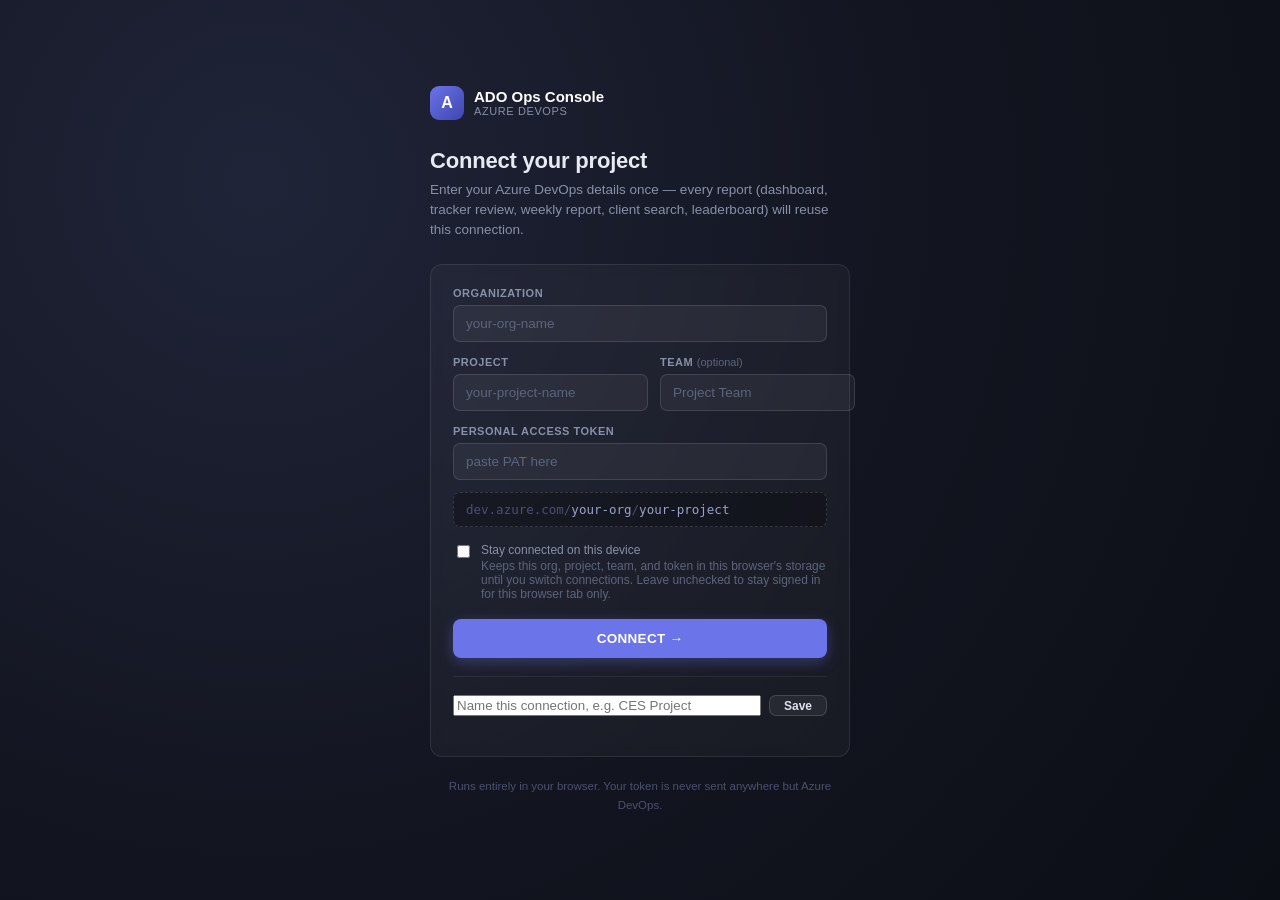
<file: master-tracker-review.html>
<!DOCTYPE html>
<html lang="en">
<head>
<meta charset="UTF-8">
<title>Master Tracker Review</title>
<link rel="stylesheet" href="shell.css">
<script src="session.js"></script>
<script src="nav.js"></script>
<script src="loader.js"></script>
<style>
  :root {
    --bg: #eceff1; --card: #ffffff; --border: #cfd8dc; --text: #1a1a1a;
    --muted: #607d8b; --accent: #3f51b5; --accent-dark: #303f9f;
    --good: #2e7d32; --good-bg: #e8f5e9;
    --warn: #b45309; --warn-bg: #fff3e0;
    --bad: #c62828; --bad-bg: #fdecea;
  }
  * { box-sizing: border-box; }
  body { background: var(--bg); color: var(--text); font-family: 'Segoe UI', Roboto, -apple-system, Arial, sans-serif;
         margin: 0; padding: 32px; }
  h1 { font-size: 22px; margin-bottom: 4px; font-weight: 600; letter-spacing: -0.2px; }
  .subtitle { color: var(--muted); margin-bottom: 24px; font-size: 14px; }
  .config { background: var(--card); border: 1px solid var(--border); border-radius: 2px;
            box-shadow: 0 1px 3px rgba(0,0,0,0.08);
            padding: 20px; margin-bottom: 24px; display: grid; grid-template-columns: repeat(auto-fit, minmax(180px, 1fr)); gap: 12px; }
  .config .field { display: flex; flex-direction: column; gap: 4px; }
  .config label { font-size: 12px; color: var(--muted); font-weight: 600; text-transform: uppercase; letter-spacing: 0.3px; }
  .config input, .config select { background: #fafafa; border: 1px solid var(--border); border-radius: 2px;
                  color: var(--text); padding: 8px 10px; font-size: 13px; font-family: inherit; }
  .config input:focus, .config select:focus { outline: none; border-color: var(--accent); background: #fff; }
  .config .actions { grid-column: 1 / -1; display: flex; align-items: center; gap: 12px; margin-top: 4px; flex-wrap: wrap; }
  .config .full { grid-column: 1 / -1; }
  button { background: var(--accent); color: white; border: none; border-radius: 2px;
           padding: 10px 20px; font-size: 13px; font-weight: 600; letter-spacing: 0.3px;
           cursor: pointer; text-transform: uppercase; box-shadow: 0 1px 2px rgba(0,0,0,0.2); }
  button:hover { background: var(--accent-dark); }
  button:disabled { opacity: 0.5; cursor: not-allowed; }
  button.small { padding: 8px 10px; font-size: 12px; }
  .checkbox { display: flex; align-items: center; gap: 6px; font-size: 12px; color: var(--muted); }
  #status { font-size: 13px; color: var(--muted); margin-left: 8px; }
  #error { background: var(--bad-bg); border-left: 4px solid var(--bad); color: #7a1f1f; border-radius: 2px;
           padding: 14px 16px; margin-bottom: 20px; font-size: 13px; line-height: 1.5; display: none; }
  .grid { display: grid; grid-template-columns: repeat(auto-fit, minmax(150px, 1fr)); gap: 12px; margin-bottom: 24px; }
  .stat { background: var(--card); border: 1px solid var(--border); border-left: 4px solid var(--accent);
          border-radius: 2px; box-shadow: 0 1px 3px rgba(0,0,0,0.08); padding: 16px; }
  .stat .num { font-size: 28px; font-weight: 700; }
  .stat .label { color: var(--muted); font-size: 12px; margin-top: 2px; text-transform: uppercase; letter-spacing: 0.3px; }
  section { background: var(--card); border: 1px solid var(--border); border-radius: 2px;
            box-shadow: 0 1px 3px rgba(0,0,0,0.08);
            padding: 20px; margin-bottom: 20px; }
  section h2 { font-size: 15px; margin: 0 0 4px 0; font-weight: 600; }
  section .meta { color: var(--muted); font-size: 13px; margin-bottom: 14px; }
  .table-wrap { overflow-x: auto; }
  table { width: 100%; border-collapse: collapse; font-size: 13px; }
  th { text-align: left; color: var(--muted); font-weight: 600; font-size: 11px; text-transform: uppercase;
       letter-spacing: 0.3px; padding: 8px 10px; border-bottom: 2px solid var(--border); white-space: nowrap; }
  td { padding: 9px 10px; border-bottom: 1px solid var(--border); vertical-align: middle; }
  tr:last-child td { border-bottom: none; }
  tr:hover td { background: #f5f7fa; }
  .badge { background: #e8eaf6; color: var(--accent-dark); padding: 2px 8px; border-radius: 2px;
           font-size: 11px; font-weight: 600; text-transform: uppercase; white-space: nowrap; }
  .badge-bad { background: var(--bad-bg); color: var(--bad); }
  .badge-good { background: var(--good-bg); color: var(--good); }
  .badge-warn { background: var(--warn-bg); color: var(--warn); }
  .badge-new { background: var(--accent); color: #fff; }
  .empty { color: var(--muted); text-align: center; padding: 20px !important; }
  .age-green { color: var(--good); font-weight: 700; }
  .age-amber { color: var(--warn); font-weight: 700; }
  .age-red { color: var(--bad); font-weight: 700; }
  /* --- Work items outside a Master Tracker --- */
  .ul-filters { display: flex; flex-wrap: wrap; gap: 10px; align-items: flex-end; margin-bottom: 14px; }
  .ul-filters .f { display: flex; flex-direction: column; gap: 3px; }
  .ul-filters label { font-size: 11px; color: var(--muted); font-weight: 600; text-transform: uppercase; letter-spacing: 0.3px; }
  .ul-filters select, .ul-filters input[type=text] { background: #fafafa; border: 1px solid var(--border); border-radius: 2px;
        color: var(--text); padding: 6px 8px; font-size: 13px; font-family: inherit; min-width: 130px; max-width: 220px; }
  .ul-filters select:focus, .ul-filters input[type=text]:focus { outline: none; border-color: var(--accent); background: #fff; }
  .ul-breakdowns { display: grid; grid-template-columns: repeat(auto-fit, minmax(250px, 1fr)); gap: 12px; margin-bottom: 16px; }
  .ul-bd { border: 1px solid var(--border); border-radius: 2px; padding: 10px 12px; }
  .ul-bd h3 { font-size: 11px; text-transform: uppercase; letter-spacing: 0.3px; color: var(--muted); margin: 0 0 8px 0; font-weight: 600; }
  .ul-bd-row { display: grid; grid-template-columns: minmax(0, 1fr) 36px; gap: 8px; align-items: center; padding: 3px 4px;
        cursor: pointer; border-radius: 2px; font-size: 12px; }
  .ul-bd-row:hover { background: #f5f7fa; }
  .ul-bd-row.active { background: #e8eaf6; font-weight: 600; }
  .ul-bd-label { overflow: hidden; text-overflow: ellipsis; white-space: nowrap; }
  .ul-bd-bar { height: 4px; background: #e8eaf6; border-radius: 2px; margin-top: 3px; }
  .ul-bd-bar > span { display: block; height: 100%; background: var(--accent); border-radius: 2px; }
  .ul-bd-count { text-align: right; color: var(--muted); font-variant-numeric: tabular-nums; }
  .ul-bd-more { font-size: 11px; color: var(--muted); padding: 4px 4px 0 4px; }
  th.sortable { cursor: pointer; user-select: none; }
  th.sortable:hover { color: var(--accent); }
  th.sortable.sorted::after { content: ' \25B2'; font-size: 9px; }
  th.sortable.sorted.desc::after { content: ' \25BC'; }
  tr.ul-group td { background: #eef1f5; font-weight: 600; font-size: 12px; color: var(--accent-dark); border-bottom: 1px solid var(--border); }
  .ul-sub { font-size: 11px; color: var(--muted); margin-top: 3px; line-height: 1.4; }
  .ul-title { max-width: 340px; }
  .ul-note { font-size: 12px; color: var(--muted); margin: 0 0 12px 0; }
  .ul-more { text-align: center; padding: 12px 0 0 0; font-size: 12px; color: var(--muted); }
  .ul-more button { margin: 0 4px; }
  #unlinked-error { background: var(--bad-bg); border-left: 4px solid var(--bad); color: #7a1f1f; border-radius: 2px;
           padding: 12px 14px; margin-bottom: 14px; font-size: 13px; line-height: 1.5; display: none; }
</style>
</head>
<body>
<script>ADONav.render('tracker');</script>
<div class="app-main">

  <h1>Master Tracker Review</h1>
  <div class="subtitle">Master Trackers where every child item is done, but the tracker itself hasn't been moved to Ready for Review or Closed yet. Sorted oldest first (by creation date).</div>

  <div class="config">
    <div style="display:none">
      <select id="profileSelect" onchange="applyProfile(this.value)"><option value="">-- New / unsaved --</option></select>
      <input id="org"><input id="project"><input id="pat" type="password">
      <input type="checkbox" id="remember">
    </div>

    <div class="actions" style="margin-bottom:2px">
      <button id="loadBtn" onclick="loadReview()">Refresh Review</button>
      <label class="checkbox"><input type="checkbox" id="hideRecent" onchange="rerender()"> Hide trackers touched in the last <input id="recentHours" type="number" value="4" min="0" style="width:44px;padding:2px 4px;margin:0 4px"> hours</label>
      <span id="status"></span>
    </div>

    <details class="config-details full" style="grid-column:1/-1">
      <summary>Report options</summary>
      <div class="field" style="max-width:520px">
        <label>Exclude states from "needing attention" (comma-separated — trackers already in these states are considered handled)</label>
        <input id="excludeStates" value="Ready for Review, Closed">
      </div>
      <div class="field" style="max-width:520px;margin-top:10px">
        <label>Work items outside a Master Tracker — also include items closed in the last (days)</label>
        <input id="closedWindowDays" type="number" value="30" min="1" max="365" style="max-width:120px">
      </div>
    </details>
  </div>

  <div id="error"></div>

  <div id="overview-stats" class="grid" style="display:none"></div>
  <div id="stats" class="grid" style="display:none"></div>

  <section id="sec-attention" style="display:none">
    <div style="display:flex;justify-content:space-between;align-items:baseline;flex-wrap:wrap;gap:8px">
      <h2>Needing attention</h2>
      <button type="button" class="small" onclick="copyList()">Copy list</button>
    </div>
    <div class="meta" id="meta-attention"></div>
    <div class="table-wrap"><table><thead><tr>
      <th></th><th>ID</th><th>Title</th><th>State</th><th>Children</th>
      <th>Created</th><th>Age (d)</th><th>Ready since</th><th>Days since ready</th>
    </tr></thead>
    <tbody id="rows-attention"></tbody></table></div>
    <span id="copy-status" style="font-size:12px;color:var(--muted);margin-left:4px"></span>
  </section>

  <section id="sec-near" style="display:none">
    <h2>Nearly there</h2>
    <div class="meta" id="meta-near">Master Trackers with exactly one child still open — what's about to land next.</div>
    <div class="table-wrap"><table><thead><tr>
      <th>ID</th><th>Title</th><th>State</th><th>Progress</th><th>Still open</th><th>Created</th><th>Age (d)</th>
    </tr></thead>
    <tbody id="rows-near"></tbody></table></div>
  </section>

  <section id="sec-trend" style="display:none">
    <h2>Trend — needing attention, last 14 loads</h2>
    <div class="meta" id="meta-trend"></div>
    <div id="trend-sparkline"></div>
  </section>

  <section id="sec-reopened" style="display:none">
    <h2>Reopened this week</h2>
    <div class="meta" id="meta-reopened">Was Closed, then moved out of Closed again — usually means it was closed prematurely.</div>
    <div class="table-wrap"><table><thead><tr>
      <th>ID</th><th>Title</th><th>State</th><th>Last changed</th>
    </tr></thead>
    <tbody id="rows-reopened"></tbody></table></div>
  </section>

  <section id="sec-orphans" style="display:none">
    <h2>Orphan trackers</h2>
    <div class="meta" id="meta-orphans">Open Master Trackers with no children linked yet — usually a data-hygiene gap, not a review backlog.</div>
    <div class="table-wrap"><table><thead><tr>
      <th>ID</th><th>Title</th><th>State</th><th>Created</th><th>Age (d)</th>
    </tr></thead>
    <tbody id="rows-orphans"></tbody></table></div>
  </section>

  <section id="sec-completed-other" style="display:none">
    <h2>Completed by someone other than the assignee</h2>
    <div class="meta" id="meta-completed-other">Work item moved to Done by someone who wasn't the person it was assigned to — worth a quick sanity check.</div>
    <div class="table-wrap"><table><thead><tr>
      <th>ID</th><th>Title</th><th>Type</th><th>Master Tracker</th><th>Assigned to</th><th>Completed by</th><th>Date</th>
    </tr></thead>
    <tbody id="rows-completed-other"></tbody></table></div>
  </section>

  <section id="sec-undocumented" style="display:none">
    <h2>⚠ Undocumented completions</h2>
    <div class="meta" id="meta-undocumented">Moved to Done with no description and no comments — no record of what was actually done.</div>
    <div class="table-wrap"><table><thead><tr>
      <th>ID</th><th>Title</th><th>Type</th><th>Master Tracker</th><th>Completed by</th><th>Date</th><th>Missing</th>
    </tr></thead>
    <tbody id="rows-undocumented"></tbody></table></div>
  </section>

  <section id="sec-typechanged" style="display:none">
    <h2>Work item type changed</h2>
    <div class="meta" id="meta-typechanged">Child items whose work item type has been changed since July 1, 2026 — worth a quick check that the reclassification was intentional.</div>
    <div class="table-wrap"><table><thead><tr>
      <th>ID</th><th>Title</th><th>Original type</th><th>Current type</th><th>Master Tracker</th><th>Changed by</th><th>Date</th>
    </tr></thead>
    <tbody id="rows-typechanged"></tbody></table></div>
  </section>

  <section id="sec-unlinked" style="display:none">
    <div style="display:flex;justify-content:space-between;align-items:baseline;flex-wrap:wrap;gap:8px">
      <h2>Work items outside a Master Tracker</h2>
      <div style="display:flex;gap:8px;flex-wrap:wrap">
        <button type="button" class="small" onclick="ulCopyList()">Copy list</button>
        <button type="button" class="small" onclick="ulExportCsv()">Export CSV</button>
      </div>
    </div>
    <div class="meta" id="meta-unlinked"></div>
    <div id="unlinked-error"></div>
    <div id="unlinked-stats" class="grid" style="display:none"></div>
    <div id="unlinked-breakdowns" class="ul-breakdowns"></div>

    <div class="ul-filters" id="unlinked-filters" style="display:none">
      <div class="f"><label for="ul-q">Search</label><input type="text" id="ul-q" placeholder="ID, title, parent…" oninput="ulOnFilterDebounced()"></div>
      <div class="f"><label for="ul-status">Status</label><select id="ul-status" onchange="ulOnFilter()"></select></div>
      <div class="f"><label for="ul-reason">Parent</label><select id="ul-reason" onchange="ulOnFilter()"></select></div>
      <div class="f"><label for="ul-type">Type</label><select id="ul-type" onchange="ulOnFilter()"></select></div>
      <div class="f"><label for="ul-area">Area path</label><select id="ul-area" onchange="ulOnFilter()"></select></div>
      <div class="f"><label for="ul-assignee">Assigned to</label><select id="ul-assignee" onchange="ulOnFilter()"></select></div>
      <div class="f"><label for="ul-createdBy">Created by</label><select id="ul-createdBy" onchange="ulOnFilter()"></select></div>
      <div class="f"><label for="ul-suggestion">Suggestion</label><select id="ul-suggestion" onchange="ulOnFilter()"></select></div>
      <div class="f"><label for="ul-group">Group by</label>
        <select id="ul-group" onchange="ulOnFilter()">
          <option value="">None</option><option value="type">Type</option><option value="area">Area path</option>
          <option value="assignee">Assigned to</option><option value="createdBy">Created by</option>
          <option value="reason">Parent</option><option value="status">Status</option><option value="suggestion">Suggested Master Tracker</option>
        </select></div>
      <div class="f"><label>&nbsp;</label><button type="button" class="small" onclick="ulClearFilters()">Clear filters</button></div>
    </div>

    <div class="table-wrap"><table id="unlinked-table"><thead><tr>
      <th class="sortable" data-sort="id">ID</th>
      <th class="sortable" data-sort="title">Title</th>
      <th class="sortable" data-sort="type">Type</th>
      <th class="sortable" data-sort="state">State</th>
      <th class="sortable" data-sort="reason">Parent</th>
      <th class="sortable" data-sort="assignee">Assigned to</th>
      <th class="sortable" data-sort="area">Area path</th>
      <th class="sortable" data-sort="createdBy">Created by</th>
      <th class="sortable" data-sort="created">Created</th>
      <th class="sortable sorted desc" data-sort="age">Age (d)</th>
      <th class="sortable" data-sort="suggestion">Suggested Master Tracker (best guess)</th>
    </tr></thead>
    <tbody id="rows-unlinked"></tbody></table></div>
    <div class="ul-more" id="unlinked-more"></div>
    <span id="ul-copy-status" style="font-size:12px;color:var(--muted)"></span>
    <p class="ul-note">Suggestions are heuristics, not facts: first by walking up the item's parent chain to a Master Tracker, otherwise by matching words in the title against Master Tracker titles. Always confirm in Azure DevOps before re-parenting.</p>
  </section>

<script>
let workItemBaseUrl = '';
let lastResults = []; // needing-attention rows, kept for copyList()

const storage = {
  get(key) { try { return localStorage.getItem(key); } catch (e) { return null; } },
  set(key, value) { try { localStorage.setItem(key, value); } catch (e) {} },
};

// Reuses the same config/profile storage keys as the main dashboard, so
// org/project/PAT don't need to be re-typed if you already used that page.
let _adoBase = '';
async function getWorkItemUpdates(id) {
  return adoGet(`${_adoBase}/_apis/wit/workitems/${id}/updates?api-version=7.1`);
}
async function getWorkItemComments(id) {
  return adoGet(`${_adoBase}/_apis/wit/workitems/${id}/comments?api-version=7.1-preview.3`);
}

function stripHtml(html) {
  if (!html) return '';
  return String(html).replace(/<[^>]*>/g, ' ').replace(/&nbsp;/g, ' ').replace(/\s+/g, ' ').trim();
}

// Runs async worker(item) over items with at most `limit` in flight at once —
// keeps us from firing hundreds of simultaneous requests at Azure DevOps.
async function mapWithConcurrency(items, limit, worker) {
  const results = new Array(items.length);
  let idx = 0;
  async function run() {
    while (idx < items.length) {
      const cur = idx++;
      try { results[cur] = await worker(items[cur], cur); }
      catch (e) { results[cur] = null; }
    }
  }
  await Promise.all(Array.from({ length: Math.min(limit, items.length) }, run));
  return results;
}

// Finds the date a work item actually transitioned into targetState, by
// walking its revision history — NOT the same as System.ChangedDate, which
// gets bumped by any field edit (comments, tags, links, description, etc.)
// even long after the state transition happened. Returns the newValue date
// of the last revision where State became targetState, or null if it was
// never observed transitioning there (e.g. created directly in that state).
async function findActualTransitionDate(id, targetState) {
  try {
    const updates = await getWorkItemUpdates(id);
    const toStateUpdates = (updates.value || []).filter(u =>
      u.fields && u.fields['System.State'] && u.fields['System.State'].newValue === targetState);
    const lastTransition = toStateUpdates[toStateUpdates.length - 1];
    return lastTransition && lastTransition.fields['System.ChangedDate']
      ? lastTransition.fields['System.ChangedDate'].newValue
      : null;
  } catch (e) { return null; }
}

// Every identifier we can find for a person (ADO id, sign-in/email, display
// name), lower-cased. Revision history hands us identities in different
// shapes — {id, uniqueName, displayName} objects, or "Name <email>" strings —
// and the work item's own field gives only a display name. Two people are the
// same if ANY identifier overlaps, so one side being an email and the other a
// display name no longer produces a false mismatch.
function identityKeys(v) {
  const keys = new Set();
  const add = x => { const k = String(x == null ? '' : x).trim().toLowerCase(); if (k) keys.add(k); };
  if (!v) return [];
  if (typeof v === 'object') { add(v.id); add(v.uniqueName); add(v.displayName); }
  else {
    const str = String(v);
    add(str);
    const m = str.match(/^(.*?)\s*<(.*)>\s*$/);
    if (m) { add(m[1]); add(m[2]); }
  }
  return [...keys];
}
function identityName(v) {
  if (!v) return null;
  if (typeof v === 'object') return v.displayName || v.uniqueName || null;
  const m = String(v).match(/^(.*?)\s*<.*>\s*$/);
  return (m ? m[1].trim() : String(v)).trim() || null;
}
function sameIdentity(aKeys, bKeys) {
  const set = new Set(aKeys);
  return bKeys.some(k => set.has(k));
}

// For a work item that's currently Done: finds who actually moved it to Done
// (from its revision history, not just who last touched it) and who it was
// assigned to at that moment — i.e. the most recent Assigned To value on or
// before the Done revision, NOT whoever holds the item now.
async function analyzeCompletion(child) {
  const updates = await getWorkItemUpdates(child.id);
  const all = updates.value || [];
  let lastIdx = -1;
  all.forEach((u, i) => {
    if (u.fields && u.fields['System.State'] && u.fields['System.State'].newValue === 'Done') lastIdx = i;
  });
  if (lastIdx < 0) return null; // e.g. created directly in Done — nothing to compare
  const lastTransition = all[lastIdx];

  const completedBy = lastTransition.revisedBy || {};
  let assignedAtTransition = null, sawAssignee = false;
  for (let i = 0; i <= lastIdx; i++) {
    const f = all[i].fields && all[i].fields['System.AssignedTo'];
    if (f) { assignedAtTransition = f.newValue || null; sawAssignee = true; }
  }
  if (!sawAssignee) assignedAtTransition = field(child, 'System.AssignedTo', null); // never recorded; best available

  let comments = { count: 0 };
  try {
    const c = await getWorkItemComments(child.id);
    comments = { count: c.totalCount != null ? c.totalCount : (c.comments || []).length };
  } catch (e) {}

  return {
    id: child.id,
    title: field(child, 'System.Title'),
    type: field(child, 'System.WorkItemType'),
    completedByName: completedBy.displayName || completedBy.uniqueName || 'Unknown',
    completedByKeys: identityKeys(completedBy),
    assignedToName: identityName(assignedAtTransition),
    assignedToKeys: identityKeys(assignedAtTransition),
    date: lastTransition.fields['System.ChangedDate'] ? lastTransition.fields['System.ChangedDate'].newValue : field(child, 'System.ChangedDate'),
    descriptionEmpty: !stripHtml(field(child, 'System.Description')),
    commentCount: comments.count,
  };
}

// Date from which retyped items are surfaced — matches Matthew's request to
// scope this to changes since July 2026 rather than the full history.
const TYPE_CHANGE_SINCE = new Date('2026-07-01T00:00:00Z');

// Finds whether a child item's work item type has ever been changed (e.g.
// Bug -> Task), by walking its revision history for System.WorkItemType
// field changes. Returns null if the type has never changed. If it changed
// more than once, uses the earliest oldValue as "original type" and the most
// recent change's date/author.
async function findTypeChangeInfo(item) {
  try {
    const updates = await getWorkItemUpdates(item.id);
    const typeChanges = (updates.value || []).filter(u => {
      const f = u.fields && u.fields['System.WorkItemType'];
      return f && f.oldValue && f.newValue && f.oldValue !== f.newValue;
    });
    if (!typeChanges.length) return null;
    const first = typeChanges[0];
    const last = typeChanges[typeChanges.length - 1];
    const changedBy = last.revisedBy || {};
    return {
      id: item.id,
      title: field(item, 'System.Title'),
      originalType: first.fields['System.WorkItemType'].oldValue,
      currentType: field(item, 'System.WorkItemType'),
      changedByName: changedBy.displayName || changedBy.uniqueName || 'Unknown',
      date: last.fields['System.ChangedDate'] ? last.fields['System.ChangedDate'].newValue : null,
      changeCount: typeChanges.length,
    };
  } catch (e) {
    return null;
  }
}

function restoreConfig() {
  const raw = storage.get('ado-config');
  if (!raw) return;
  try {
    const cfg = JSON.parse(raw);
    document.getElementById('org').value = cfg.org || '';
    document.getElementById('project').value = cfg.project || '';
    document.getElementById('remember').checked = true;
  } catch (e) {}
}
let profiles = {};
function loadProfiles() {
  const raw = storage.get('ado-profiles');
  try { profiles = raw ? JSON.parse(raw) : {}; } catch (e) { profiles = {}; }
  const sel = document.getElementById('profileSelect');
  sel.innerHTML = '<option value="">-- New / unsaved --</option>' +
    Object.keys(profiles).sort().map(n => `<option value="${n}">${n}</option>`).join('');
}
function applyProfile(name) {
  if (!name || !profiles[name]) return;
  const p = profiles[name];
  document.getElementById('org').value = p.org || '';
  document.getElementById('project').value = p.project || '';
}

function setStatus(msg) { document.getElementById('status').textContent = msg; ADOLoader.setText(msg); }
function showError(html) { ADOLoader.hide(); const el = document.getElementById('error'); el.innerHTML = html; el.style.display = 'block'; }
function clearError() { document.getElementById('error').style.display = 'none'; }

async function readAdoErrorDetail(res) {
  try { const j = await res.json(); return j.message || JSON.stringify(j); }
  catch (e) { try { return await res.text(); } catch (e2) { return ''; } }
}
async function adoGet(url) {
  const pat = document.getElementById('pat').value;
  let res;
  try { res = await fetch(url, { headers: { 'Authorization': 'Basic ' + btoa(':' + pat) } }); }
  catch (err) { throw new Error('CORS_OR_NETWORK'); }
  if (!res.ok) { const detail = await readAdoErrorDetail(res); const e = new Error(`HTTP_${res.status}`); e.detail = detail; throw e; }
  return res.json();
}
async function adoPost(url, body) {
  const pat = document.getElementById('pat').value;
  let res;
  try {
    res = await fetch(url, { method: 'POST', headers: { 'Authorization': 'Basic ' + btoa(':' + pat), 'Content-Type': 'application/json' }, body: JSON.stringify(body) });
  } catch (err) { throw new Error('CORS_OR_NETWORK'); }
  if (!res.ok) { const detail = await readAdoErrorDetail(res); const e = new Error(`HTTP_${res.status}`); e.detail = detail; throw e; }
  return res.json();
}
async function wiql(projectBase, queryText, label) {
  try { return await adoPost(`${projectBase}/_apis/wit/wiql?api-version=7.1`, { query: queryText }); }
  catch (err) { if (err.message && err.message.startsWith('HTTP_')) { err.wiqlLabel = label; err.wiqlQuery = queryText; } throw err; }
}
function field(item, name, def = '') {
  const val = (item.fields || {})[name];
  if (val == null || val === '') return def;
  if (typeof val === 'object') return val.displayName || val.uniqueName || val.name || def;
  const match = String(val).match(/^(.*?)\s*<.*>$/);
  return match ? match[1].trim() : String(val);
}
function daysAgo(dateStr) {
  if (!dateStr) return null;
  return Math.floor((Date.now() - new Date(dateStr).getTime()) / 86400000);
}
async function getItems(base, ids, fields) {
  if (!ids.length) return [];
  const out = [];
  for (let i = 0; i < ids.length; i += 200) {
    const chunk = ids.slice(i, i + 200);
    const data = await adoPost(`${base}/_apis/wit/workitemsbatch?api-version=7.1`, { ids: chunk, fields });
    out.push(...data.value);
  }
  return out;
}

// Same literal-state belt-and-suspenders approach as the main dashboard,
// since ADO's own state-category metadata has been wrong before (e.g. Bug's
// "Closed" state wasn't tagged Completed).
const LITERAL_COMPLETED_STATES = ['Closed', 'Done'];
function isCompletedState(childState, childType, typeStateMap) {
  if (LITERAL_COMPLETED_STATES.map(x => x.toLowerCase()).includes(childState.toLowerCase())) return true;
  return (typeStateMap[childType] || {})[childState] === 'Completed';
}

function ageClass(days) {
  if (days == null) return '';
  if (days < 7) return 'age-green';
  if (days <= 21) return 'age-amber';
  return 'age-red';
}

function rerender() {
  if (!lastResults.length && !lastResults._loaded) return;
  renderAttention(lastResults);
}

async function loadReview() {
  clearError();
  ADOLoader.show('Connecting to Azure DevOps…');
  const org = document.getElementById('org').value.trim();
  const project = document.getElementById('project').value.trim();
  const pat = document.getElementById('pat').value.trim();
  const remember = document.getElementById('remember').checked;
  const excludeStates = document.getElementById('excludeStates').value.split(',').map(s => s.trim()).filter(Boolean);
  const windowDays = Math.min(365, Math.max(1, parseInt(document.getElementById('closedWindowDays').value, 10) || 30));

  if (!org || !project || !pat) { showError('Fill in organization, project, and PAT first.'); return; }
  if (remember) {
    const existing = JSON.parse(storage.get('ado-config') || '{}');
    storage.set('ado-config', JSON.stringify({ ...existing, org, project }));
  }

  const btn = document.getElementById('loadBtn');
  btn.disabled = true;
  setStatus('Connecting...');

  const base = `https://dev.azure.com/${org}`;
  _adoBase = base;
  const projectBase = `${base}/${project}`;
  workItemBaseUrl = `${base}/${encodeURIComponent(project)}/_workitems/edit/`;

  try {
    setStatus('Reading work item states...');
    const witData = await adoGet(`${projectBase}/_apis/wit/workitemtypes?api-version=7.1`);
    const witTypes = witData.value.filter(t => !t.isDisabled).map(t => t.name);
    if (!witTypes.includes('Master Tracker')) {
      showError('This project has no "Master Tracker" work item type — check the project name is correct.');
      setStatus(''); btn.disabled = false; return;
    }
    const typeStateMap = {};
    for (const t of witTypes) {
      const statesData = await adoGet(`${projectBase}/_apis/wit/workitemtypes/${encodeURIComponent(t)}/states?api-version=7.1`);
      typeStateMap[t] = Object.fromEntries(statesData.value.map(s => [s.name, s.category]));
    }

    const excludeClause = excludeStates.length
      ? `AND NOT [Source].[System.State] IN (${excludeStates.map(s => `'${s.replace(/'/g, "''")}'`).join(',')})`
      : '';

    const now = new Date();
    const daysSinceMonday = (now.getDay() + 6) % 7;
    const weekStartClause = daysSinceMonday === 0 ? '@Today' : `@Today - ${daysSinceMonday}`;

    setStatus('Checking this week\'s activity...');
    const createdThisWeekWiql = await wiql(projectBase, `SELECT [System.Id] FROM WorkItems
              WHERE [System.TeamProject] = '${project}'
              AND [System.WorkItemType] = 'Master Tracker'
              AND [System.CreatedDate] >= ${weekStartClause}`, 'Master Trackers created this week');
    // NOTE: [System.ChangedDate] here is only used to build a *candidate* list
    // — it's bumped by any field edit, not just the Closed transition, so a
    // tracker closed weeks ago that just got a comment or tag change this
    // week would otherwise be miscounted as "closed this week". The candidate
    // set below is a superset (every currently-Closed tracker touched this
    // week); we then check each one's actual revision history to find when
    // it really transitioned to Closed, and only count those that happened
    // in the current week.
    const closedCandidatesWiql = await wiql(projectBase, `SELECT [System.Id] FROM WorkItems
              WHERE [System.TeamProject] = '${project}'
              AND [System.WorkItemType] = 'Master Tracker'
              AND [System.State] = 'Closed'
              AND [System.ChangedDate] >= ${weekStartClause}`, 'Master Trackers currently closed (candidates)');
    const createdThisWeekCount = (createdThisWeekWiql.workItems || []).length;

    setStatus('Verifying actual close dates...');
    const closedCandidateIds = (closedCandidatesWiql.workItems || []).map(w => w.id);
    const weekStartDate = new Date(now.getTime() - daysSinceMonday * 86400000);
    weekStartDate.setHours(0, 0, 0, 0);
    const closedTransitionDates = await mapWithConcurrency(closedCandidateIds, 6,
      id => findActualTransitionDate(id, 'Closed'));
    const closedThisWeekCount = closedTransitionDates.filter(d => d && new Date(d) >= weekStartDate).length;

    setStatus('Checking for reopened trackers...');
    const reopenedWiql = await wiql(projectBase, `SELECT [System.Id] FROM WorkItems
              WHERE [System.TeamProject] = '${project}'
              AND [System.WorkItemType] = 'Master Tracker'
              AND [System.State] EVER 'Closed'
              AND [System.State] <> 'Closed'
              AND [System.ChangedDate] >= ${weekStartClause}
              ORDER BY [System.ChangedDate] DESC`, 'Reopened Master Trackers this week');
    const reopenedItems = await getItems(base, (reopenedWiql.workItems || []).map(w => w.id),
      ['System.Id', 'System.Title', 'System.State', 'System.ChangedDate']);

    setStatus('Checking for orphan trackers...');
    const allOpenIdsWiql = await wiql(projectBase, `SELECT [System.Id] FROM WorkItems
              WHERE [System.TeamProject] = '${project}'
              AND [System.WorkItemType] = 'Master Tracker'
              ${excludeStates.length ? `AND NOT [System.State] IN (${excludeStates.map(s => `'${s.replace(/'/g, "''")}'`).join(',')})` : ''}`,
      'All open Master Trackers');
    const allOpenIds = (allOpenIdsWiql.workItems || []).map(w => w.id);

    setStatus('Fetching Master Tracker hierarchy...');
    const linkWiql = await wiql(projectBase, `SELECT [System.Id] FROM WorkItemLinks
              WHERE [Source].[System.TeamProject] = '${project}'
              AND [Source].[System.WorkItemType] = 'Master Tracker'
              ${excludeClause}
              AND [System.Links.LinkType] = 'System.LinkTypes.Hierarchy-Forward'
              MODE (MustContain)`, 'Master Tracker hierarchy');

    const parentToChildren = {};
    const parentIds = new Set();
    (linkWiql.workItemRelations || []).forEach(rel => {
      if (rel.rel === 'System.LinkTypes.Hierarchy-Forward' && rel.source && rel.target) {
        const pid = rel.source.id, cid = rel.target.id;
        parentIds.add(pid);
        (parentToChildren[pid] = parentToChildren[pid] || []).push(cid);
      }
    });

    if (!parentIds.size) {
      lastResults = []; lastResults._loaded = true;
      renderOverview({ createdThisWeekCount, closedThisWeekCount, avgChildren: 0, openTrackerCount: 0, conversionRate: 0 });
      renderTrend(0, null);
      renderReopened(reopenedItems);
      const orphanIds0 = allOpenIds;
      const orphanItems0 = await getItems(base, orphanIds0, ['System.Id','System.Title','System.State','System.CreatedDate']);
      renderOrphans(orphanItems0);
      renderCompletedByOther([]);
      renderUndocumented([]);
      renderTypeChanged([]);
      await loadUnlinked({ base, projectBase, project, typeStateMap, excludeStates, windowDays });
      document.getElementById('stats').style.display = 'none';
      document.getElementById('sec-attention').style.display = 'block';
      document.getElementById('meta-attention').textContent = '0 Master Tracker(s) needing attention';
      document.getElementById('rows-attention').innerHTML = '<tr><td colspan="9" class="empty">No open Master Trackers with children found</td></tr>';
      document.getElementById('sec-near').style.display = 'none';
      setStatus('Done.'); btn.disabled = false;
      return;
    }

    setStatus('Fetching trackers and children...');
    const allChildIds = [...new Set(Object.values(parentToChildren).flat())];
    const orphanIds = allOpenIds.filter(id => !parentIds.has(id));
    const [trackers, children, orphanItems] = await Promise.all([
      getItems(base, [...parentIds], ['System.Id','System.Title','System.State','System.CreatedDate','System.ChangedDate']),
      getItems(base, allChildIds, ['System.Id','System.WorkItemType','System.State','System.ChangedDate','System.AssignedTo','System.Description','System.Title']),
      getItems(base, orphanIds, ['System.Id','System.Title','System.State','System.CreatedDate']),
    ]);
    const childById = Object.fromEntries(children.map(c => [c.id, c]));
    const childToParent = {};
    Object.entries(parentToChildren).forEach(([pid, cids]) => cids.forEach(cid => { childToParent[cid] = Number(pid); }));

    const prevSeenRaw = storage.get('mt-review-seen');
    let prevSeen = [];
    try { prevSeen = prevSeenRaw ? JSON.parse(prevSeenRaw) : []; } catch (e) {}
    const prevSeenSet = new Set(prevSeen);

    const attention = [];
    const nearlyThere = [];
    const childCounts = [];
    trackers.forEach(tr => {
      const childIds = parentToChildren[tr.id] || [];
      const childItems = childIds.map(id => childById[id]).filter(Boolean);
      if (!childItems.length) return; // guard: no children yet, nothing to evaluate
      childCounts.push(childItems.length);
      const openChildren = childItems.filter(c => !isCompletedState(field(c, 'System.State'), field(c, 'System.WorkItemType'), typeStateMap));
      if (openChildren.length === 0) {
        const lastClosed = childItems.map(c => field(c, 'System.ChangedDate')).filter(Boolean).sort().pop();
        attention.push({
          id: tr.id, title: field(tr, 'System.Title'), state: field(tr, 'System.State'),
          created: field(tr, 'System.CreatedDate'), changed: field(tr, 'System.ChangedDate'),
          childCount: childItems.length, lastClosed,
          isNew: !prevSeenSet.has(tr.id),
        });
      } else if (openChildren.length === 1) {
        nearlyThere.push({
          id: tr.id, title: field(tr, 'System.Title'), state: field(tr, 'System.State'),
          childCount: childItems.length, doneCount: childItems.length - openChildren.length,
          stillOpen: `#${openChildren[0].id} ${field(openChildren[0], 'System.WorkItemType')} (${field(openChildren[0], 'System.State')})`,
          created: field(tr, 'System.CreatedDate'),
        });
      }
    });

    attention.sort((a, b) => (a.created || '') < (b.created || '') ? -1 : 1); // oldest created first
    nearlyThere.sort((a, b) => (a.created || '') < (b.created || '') ? -1 : 1);

    storage.set('mt-review-seen', JSON.stringify(attention.map(a => a.id)));

    setStatus('Checking completions for anomalies...');
    const doneChildren = children.filter(c => field(c, 'System.State').toLowerCase() === 'done');
    const analyses = (await mapWithConcurrency(doneChildren, 6, analyzeCompletion)).filter(Boolean);
    // Only flag when both sides are known AND share no identifier (id / email / name).
    const completedByOther = analyses.filter(a =>
      a.assignedToKeys.length && a.completedByKeys.length && !sameIdentity(a.assignedToKeys, a.completedByKeys));
    const undocumented = analyses.filter(a => a.descriptionEmpty && a.commentCount === 0);

    setStatus('Checking for work item type changes...');
    const typeChangeResults = (await mapWithConcurrency(children, 6, findTypeChangeInfo)).filter(Boolean);
    const typeChanged = typeChangeResults.filter(t => t.date && new Date(t.date) >= TYPE_CHANGE_SINCE);

    lastResults = attention; lastResults._loaded = true;
    const avgChildren = childCounts.length ? childCounts.reduce((a, b) => a + b, 0) / childCounts.length : 0;
    const conversionRate = trackers.length ? (attention.length / trackers.length) * 100 : 0;
    renderOverview({ createdThisWeekCount, closedThisWeekCount, avgChildren, openTrackerCount: trackers.length, conversionRate });
    renderAttention(attention);
    renderNear(nearlyThere);
    renderReopened(reopenedItems);
    renderOrphans(orphanItems);
    renderCompletedByOther(completedByOther, childToParent);
    renderUndocumented(undocumented, childToParent);
    renderTypeChanged(typeChanged, childToParent);
    const avgAgeToday = attention.length
      ? Math.round(attention.map(a => daysAgo(a.created)).filter(d => d != null).reduce((s, d) => s + d, 0) / attention.length)
      : null;
    renderTrend(attention.length, avgAgeToday);

    // Added section; contains its own error handling so a failure here
    // never takes down the rest of the report.
    await loadUnlinked({ base, projectBase, project, typeStateMap, excludeStates, windowDays });

    setStatus('Done.');
  } catch (err) {
    if (err.message === 'CORS_OR_NETWORK') {
      showError('Blocked before it could reach Azure DevOps — almost always a CORS block on Microsoft\'s end, not fixable from this page.');
    } else if (err.message === 'HTTP_401' || err.message === 'HTTP_403') {
      showError('Authentication failed — double check the PAT has "Work Items (Read)" scope and hasn\'t expired.');
    } else if (err.message === 'HTTP_404') {
      showError('Got a 404 — double check the organization and project names are spelled exactly as they appear in Azure DevOps.');
    } else if (err.message && err.message.startsWith('HTTP_')) {
      const step = err.wiqlLabel ? `<strong>Step:</strong> ${err.wiqlLabel}<br>` : '';
      const detail = err.detail ? `<strong>Azure DevOps said:</strong> ${err.detail}<br>` : '';
      showError(`<strong>${err.message.replace('HTTP_','HTTP ')} — something in this request was rejected.</strong><br>${step}${detail}`);
    } else {
      showError('Something went wrong: ' + err.message);
    }
    setStatus('');
  } finally {
    btn.disabled = false;
  }
}

function renderCompletedByOther(items, childToParent) {
  const sec = document.getElementById('sec-completed-other');
  sec.style.display = items.length ? 'block' : 'none';
  document.getElementById('rows-completed-other').innerHTML = items.map(it => {
    const idCell = workItemBaseUrl
      ? `<a href="${workItemBaseUrl}${it.id}" target="_blank" rel="noopener" style="color:var(--accent);text-decoration:none;font-weight:600">#${it.id}</a>`
      : `#${it.id}`;
    const parentId = childToParent[it.id];
    const parentCell = parentId && workItemBaseUrl
      ? `<a href="${workItemBaseUrl}${parentId}" target="_blank" rel="noopener" style="color:var(--accent);text-decoration:none">#${parentId}</a>`
      : (parentId ? `#${parentId}` : '—');
    return `<tr><td>${idCell}</td><td>${it.title}</td><td><span class="badge">${it.type}</span></td><td>${parentCell}</td>
      <td>${it.assignedToName || '—'}</td><td><span class="badge badge-warn">${it.completedByName}</span></td><td>${(it.date||'').slice(0,10)}</td></tr>`;
  }).join('');
}

function renderUndocumented(items, childToParent) {
  const sec = document.getElementById('sec-undocumented');
  sec.style.display = items.length ? 'block' : 'none';
  document.getElementById('rows-undocumented').innerHTML = items.map(it => {
    const idCell = workItemBaseUrl
      ? `<a href="${workItemBaseUrl}${it.id}" target="_blank" rel="noopener" style="color:var(--accent);text-decoration:none;font-weight:600">#${it.id}</a>`
      : `#${it.id}`;
    const parentId = childToParent[it.id];
    const parentCell = parentId && workItemBaseUrl
      ? `<a href="${workItemBaseUrl}${parentId}" target="_blank" rel="noopener" style="color:var(--accent);text-decoration:none">#${parentId}</a>`
      : (parentId ? `#${parentId}` : '—');
    return `<tr><td>${idCell}</td><td>${it.title}</td><td><span class="badge">${it.type}</span></td><td>${parentCell}</td>
      <td>${it.completedByName}</td><td>${(it.date||'').slice(0,10)}</td><td><span class="badge badge-bad">No description, no comments</span></td></tr>`;
  }).join('');
}

function renderTypeChanged(items, childToParent) {
  const sorted = items.slice().sort((a, b) => (b.date || '') < (a.date || '') ? -1 : 1); // newest first
  const sec = document.getElementById('sec-typechanged');
  sec.style.display = sorted.length ? 'block' : 'none';
  document.getElementById('meta-typechanged').textContent =
    `${sorted.length} child item(s) whose work item type has changed since July 1, 2026.`;
  document.getElementById('rows-typechanged').innerHTML = sorted.map(it => {
    const idCell = workItemBaseUrl
      ? `<a href="${workItemBaseUrl}${it.id}" target="_blank" rel="noopener" style="color:var(--accent);text-decoration:none;font-weight:600">#${it.id}</a>`
      : `#${it.id}`;
    const parentId = (childToParent || {})[it.id];
    const parentCell = parentId && workItemBaseUrl
      ? `<a href="${workItemBaseUrl}${parentId}" target="_blank" rel="noopener" style="color:var(--accent);text-decoration:none">#${parentId}</a>`
      : (parentId ? `#${parentId}` : '—');
    return `<tr><td>${idCell}</td><td>${it.title}</td><td><span class="badge">${it.originalType}</span></td>
      <td><span class="badge badge-warn">${it.currentType}</span></td><td>${parentCell}</td><td>${it.changedByName}</td><td>${(it.date||'').slice(0,10)}</td></tr>`;
  }).join('');
}

function renderOverview(o) {
  const el = document.getElementById('overview-stats');
  el.style.display = 'grid';
  el.innerHTML = `
    <div class="stat"><div class="num">${o.createdThisWeekCount}</div><div class="label">Created this week</div></div>
    <div class="stat"><div class="num">${o.closedThisWeekCount}</div><div class="label">Closed this week</div></div>
    <div class="stat"><div class="num">${o.avgChildren.toFixed(1)}</div><div class="label">Avg children / tracker</div></div>
    <div class="stat"><div class="num">${o.openTrackerCount}</div><div class="label">Open trackers (with children)</div></div>
    <div class="stat"><div class="num">${o.conversionRate.toFixed(0)}%</div><div class="label">Stuck (needing attention ÷ open)</div></div>
  `;
}

function renderReopened(items) {
  const sec = document.getElementById('sec-reopened');
  sec.style.display = items.length ? 'block' : 'none';
  document.getElementById('rows-reopened').innerHTML = items.map(it => {
    const idCell = workItemBaseUrl
      ? `<a href="${workItemBaseUrl}${it.id}" target="_blank" rel="noopener" style="color:var(--accent);text-decoration:none;font-weight:600">#${it.id}</a>`
      : `#${it.id}`;
    return `<tr><td>${idCell}</td><td>${field(it, 'System.Title')}</td><td><span class="badge badge-warn">${field(it, 'System.State')}</span></td><td>${(field(it, 'System.ChangedDate')||'').slice(0,10)}</td></tr>`;
  }).join('');
}

function renderOrphans(items) {
  const sorted = items.slice().sort((a, b) => (field(a, 'System.CreatedDate') || '') < (field(b, 'System.CreatedDate') || '') ? -1 : 1);
  const sec = document.getElementById('sec-orphans');
  sec.style.display = sorted.length ? 'block' : 'none';
  document.getElementById('meta-orphans').textContent =
    `${sorted.length} open Master Tracker(s) with no children linked yet — usually a data-hygiene gap, not a review backlog.`;
  document.getElementById('rows-orphans').innerHTML = sorted.map(it => {
    const idCell = workItemBaseUrl
      ? `<a href="${workItemBaseUrl}${it.id}" target="_blank" rel="noopener" style="color:var(--accent);text-decoration:none;font-weight:600">#${it.id}</a>`
      : `#${it.id}`;
    const age = daysAgo(field(it, 'System.CreatedDate'));
    return `<tr><td>${idCell}</td><td>${field(it, 'System.Title')}</td><td><span class="badge">${field(it, 'System.State')}</span></td><td>${(field(it,'System.CreatedDate')||'').slice(0,10)}</td><td class="${ageClass(age)}">${age==null?'':age}</td></tr>`;
  }).join('');
}

function sparklineSvg(points) {
  const w = 320, h = 60, pad = 6;
  if (points.length < 2) return '<div style="color:var(--muted);font-size:12px">Not enough history yet — check back after a few more loads.</div>';
  const max = Math.max(1, ...points.map(p => p.count));
  const stepX = (w - pad * 2) / (points.length - 1);
  const coords = points.map((p, i) => {
    const x = pad + i * stepX;
    const y = h - pad - (p.count / max) * (h - pad * 2);
    return [x, y];
  });
  const path = coords.map(([x, y]) => `${x.toFixed(1)},${y.toFixed(1)}`).join(' ');
  const dots = coords.map(([x, y], i) => `<circle cx="${x.toFixed(1)}" cy="${y.toFixed(1)}" r="2.5" fill="var(--accent)"><title>${points[i].date}: ${points[i].count}</title></circle>`).join('');
  return `<svg viewBox="0 0 ${w} ${h}" style="width:100%;max-width:${w}px;height:${h}px">
    <polyline points="${path}" fill="none" stroke="var(--accent)" stroke-width="2"/>
    ${dots}
  </svg>`;
}

function renderTrend(count, avgAge) {
  const today = new Date().toISOString().slice(0, 10);
  let history = [];
  try { history = JSON.parse(storage.get('mt-review-trend') || '[]'); } catch (e) {}
  const existingIdx = history.findIndex(h => h.date === today);
  const entry = { date: today, count, avgAge };
  if (existingIdx >= 0) history[existingIdx] = entry; else history.push(entry);
  history.sort((a, b) => a.date < b.date ? -1 : 1);
  history = history.slice(-30);
  storage.set('mt-review-trend', JSON.stringify(history));

  const recent = history.slice(-14);
  const sec = document.getElementById('sec-trend');
  sec.style.display = 'block';
  const first = recent[0], last = recent[recent.length - 1];
  let deltaNote = '';
  if (recent.length > 1) {
    const delta = last.count - first.count;
    const dir = delta > 0 ? 'up' : delta < 0 ? 'down' : 'flat';
    deltaNote = ` — ${dir} ${Math.abs(delta)} since ${first.date}`;
  }
  document.getElementById('meta-trend').textContent = `${recent.length} recorded day(s)${deltaNote}`;
  document.getElementById('trend-sparkline').innerHTML = sparklineSvg(recent);
}

function renderAttention(attention) {
  const hideRecent = document.getElementById('hideRecent').checked;
  const hours = parseFloat(document.getElementById('recentHours').value) || 0;
  const nowMs = Date.now();

  const visible = attention.filter(a => {
    if (!hideRecent) return true;
    const hoursSinceChanged = (nowMs - new Date(a.changed).getTime()) / 3600000;
    return hoursSinceChanged >= hours;
  });

  document.getElementById('sec-attention').style.display = 'block';
  document.getElementById('meta-attention').textContent =
    `${visible.length} Master Tracker(s) needing attention` + (hideRecent ? ` (${attention.length - visible.length} hidden — touched in the last ${hours}h)` : '');

  const ages = visible.map(a => daysAgo(a.created)).filter(d => d != null);
  const newCount = visible.filter(a => a.isNew).length;
  const stats = document.getElementById('stats');
  stats.style.display = visible.length ? 'grid' : 'none';
  stats.innerHTML = `
    <div class="stat"><div class="num">${visible.length}</div><div class="label">Needing attention</div></div>
    <div class="stat"><div class="num">${ages.length ? Math.max(...ages) : 0}</div><div class="label">Oldest (days)</div></div>
    <div class="stat"><div class="num">${ages.length ? Math.round(ages.reduce((a,b) => a+b, 0) / ages.length) : 0}</div><div class="label">Average age (days)</div></div>
    <div class="stat"><div class="num">${newCount}</div><div class="label">New since last visit</div></div>
  `;

  document.getElementById('rows-attention').innerHTML = visible.length
    ? visible.map(a => {
        const age = daysAgo(a.created);
        const readySince = daysAgo(a.lastClosed);
        const idCell = workItemBaseUrl
          ? `<a href="${workItemBaseUrl}${a.id}" target="_blank" rel="noopener" style="color:var(--accent);text-decoration:none;font-weight:600">#${a.id}</a>`
          : `#${a.id}`;
        const newBadge = a.isNew ? `<span class="badge badge-new">New</span>` : '';
        return `<tr>
          <td>${newBadge}</td>
          <td>${idCell}</td>
          <td>${a.title}</td>
          <td><span class="badge">${a.state}</span></td>
          <td>${a.childCount}</td>
          <td>${(a.created || '').slice(0,10)}</td>
          <td class="${ageClass(age)}">${age == null ? '' : age}</td>
          <td>${(a.lastClosed || '').slice(0,10) || '—'}</td>
          <td>${readySince == null ? '—' : readySince}</td>
        </tr>`;
      }).join('')
    : '<tr><td colspan="9" class="empty">Nothing needing attention right now</td></tr>';
}

function renderNear(nearlyThere) {
  document.getElementById('sec-near').style.display = nearlyThere.length ? 'block' : 'none';
  document.getElementById('rows-near').innerHTML = nearlyThere.length
    ? nearlyThere.map(n => {
        const idCell = workItemBaseUrl
          ? `<a href="${workItemBaseUrl}${n.id}" target="_blank" rel="noopener" style="color:var(--accent);text-decoration:none;font-weight:600">#${n.id}</a>`
          : `#${n.id}`;
        const age = daysAgo(n.created);
        return `<tr><td>${idCell}</td><td>${n.title}</td><td><span class="badge">${n.state}</span></td>
          <td>${n.doneCount}/${n.childCount} done</td><td>${n.stillOpen}</td><td>${(n.created||'').slice(0,10)}</td><td>${age == null ? '' : age}</td></tr>`;
      }).join('')
    : '';
}

async function copyList() {
  if (!lastResults.length) return;
  const lines = lastResults.map(a => {
    const age = daysAgo(a.created);
    const readySince = daysAgo(a.lastClosed);
    return `#${a.id}  ${a.title}  — created ${age}d ago, ${a.childCount} children, ready ${readySince == null ? '?' : readySince}d ago`;
  });
  const text = `MASTER TRACKERS NEEDING ATTENTION — ${new Date().toISOString().slice(0,10)}\n\n${lines.join('\n')}`;
  try {
    await navigator.clipboard.writeText(text);
    document.getElementById('copy-status').textContent = 'Copied to clipboard.';
  } catch (e) {
    document.getElementById('copy-status').textContent = 'Clipboard blocked by the browser.';
  }
}

// =====================================================================
// Work items outside a Master Tracker
// Finds work items (open, plus recently closed) whose DIRECT parent is not
// a Master Tracker — either no parent at all, or a parent of another type
// (e.g. a Task under a Feature). Everything after the initial fetch is
// client-side: filters, sorting, grouping, copy and CSV export.
// =====================================================================
const UL = {
  rows: [], windowDays: 30, project: '',
  sortKey: 'age', sortDir: 'desc', limit: 200, groupBy: '',
  f: { q: '', type: '', status: '', reason: '', area: '', assignee: '', createdBy: '', suggestion: '' },
};
const UL_PAGE = 200;
// Only items created on/after this date are considered (Matthew's request).
// Applied in the WIQL itself, to open AND recently-closed items alike.
const UL_CREATED_SINCE = '2026-09-01';
const UL_CREATED_SINCE_LABEL = '1 September 2026';

function esc(s) {
  return String(s == null ? '' : s).replace(/&/g, '&amp;').replace(/</g, '&lt;').replace(/>/g, '&gt;').replace(/"/g, '&quot;');
}
function wiLinkHtml(id, bold) {
  if (id == null) return '—';
  return workItemBaseUrl
    ? `<a href="${workItemBaseUrl}${id}" target="_blank" rel="noopener" style="color:var(--accent);text-decoration:none;${bold ? 'font-weight:600' : ''}">#${id}</a>`
    : `#${id}`;
}
function wiqlQuote(s) { return `'${String(s).replace(/'/g, "''")}'`; }

// dimension -> label shown in filters / breakdowns / grouping
const UL_DIMS = {
  type: r => r.type || '(none)',
  area: r => r.areaPath || '(none)',
  assignee: r => r.assignedTo || 'Unassigned',
  createdBy: r => r.createdBy || 'Unknown',
  reason: r => r.reason === 'none' ? 'No parent' : 'Non-MT parent',
  status: r => r.isClosed ? 'Recently closed' : 'Open',
  suggestion: r => r.suggestion ? 'Has suggestion' : 'No suggestion',
};
const UL_FIXED_OPTS = {
  status: ['Open', 'Recently closed'],
  reason: ['No parent', 'Non-MT parent'],
  suggestion: ['Has suggestion', 'No suggestion'],
};
const UL_ALL_LABEL = { status: 'All', reason: 'All', type: 'All types', area: 'All areas', assignee: 'Everyone', createdBy: 'Everyone', suggestion: 'All' };

function ulShortArea(p) {
  if (!p) return '(none)';
  if (p === UL.project) return '(project root)';
  return p.startsWith(UL.project + '\\') ? p.slice(UL.project.length + 1) : p;
}

// ---- title matching (heuristic suggestions) -------------------------
const UL_STOP = new Set(['the', 'and', 'for', 'with', 'from', 'into', 'that', 'this', 'are', 'was', 'not', 'new', 'add', 'update',
  'fix', 'item', 'work', 'task', 'bug', 'issue', 'please', 'need', 'needs', 'after', 'when', 'you', 'your', 'has', 'have', 'all', 'can']);
function ulTokenize(s) {
  return (String(s || '').toLowerCase().match(/[a-z0-9]+/g) || []).filter(t => t.length >= 3 && !UL_STOP.has(t));
}
function ulBuildTrackerIndex(trackers, isOpenState) {
  const docs = trackers.map(t => ({
    id: t.id, title: field(t, 'System.Title'), state: field(t, 'System.State'), area: field(t, 'System.AreaPath'),
    tokens: new Set(ulTokenize(field(t, 'System.Title'))),
  }));
  const df = {}, inv = {};
  docs.forEach((d, i) => d.tokens.forEach(tk => { df[tk] = (df[tk] || 0) + 1; (inv[tk] = inv[tk] || []).push(i); }));
  const N = docs.length || 1;
  return { docs, df, inv, isOpenState, idf: tk => Math.log(1 + N / (1 + (df[tk] || 0))) };
}
function ulSuggestByTitle(row, idx) {
  const toks = [...new Set(ulTokenize(row.title))];
  if (!toks.length) return null;
  const total = toks.reduce((s, t) => s + idx.idf(t), 0);
  if (!total) return null;
  const acc = {};
  toks.forEach(t => (idx.inv[t] || []).forEach(i => {
    const a = acc[i] || (acc[i] = { sum: 0, shared: [] });
    a.sum += idx.idf(t); a.shared.push(t);
  }));
  let best = null;
  for (const k in acc) {
    const a = acc[k], d = idx.docs[k];
    // one shared word is only enough if it's a rare, distinctive one
    const rare = a.shared.some(t => idx.df[t] <= 3 && t.length >= 4);
    if (a.shared.length < 2 && !rare) continue;
    let score = a.sum / total;
    if (row.areaPath && d.area === row.areaPath) score += 0.1;
    if (idx.isOpenState(d.state)) score += 0.05;
    score = Math.min(score, 0.99);
    if (!best || score > best.score) best = { score, d, shared: a.shared };
  }
  if (!best || best.score < 0.35) return null;
  return { id: best.d.id, title: best.d.title, state: best.d.state, basis: 'title', score: best.score, shared: best.shared };
}

// ---- parent-chain walk: non-MT parent -> ... -> Master Tracker -------
async function ulFindAncestorTrackers(base, parentIds, pInfo) {
  const resolved = {}; // original non-MT parent id -> { id, title, state, depth }
  let frontier = parentIds.map(id => ({ cur: id, orig: id }));
  for (let depth = 1; depth <= 4 && frontier.length; depth++) {
    const curIds = [...new Set(frontier.map(f => f.cur))];
    const chunks = [];
    for (let i = 0; i < curIds.length; i += 200) chunks.push(curIds.slice(i, i + 200));
    const relMaps = await mapWithConcurrency(chunks, 4, async chunk => {
      const data = await adoPost(`${base}/_apis/wit/workitemsbatch?api-version=7.1`, { ids: chunk, $expand: 'relations' });
      const m = {};
      (data.value || []).forEach(it => {
        const rel = (it.relations || []).find(r => r.rel === 'System.LinkTypes.Hierarchy-Reverse');
        if (rel && rel.url) { const pid = Number(String(rel.url).split('/').pop()); if (pid) m[it.id] = pid; }
      });
      return m;
    });
    const parentOf = Object.assign({}, ...relMaps.filter(Boolean));
    const unknown = [...new Set(Object.values(parentOf))].filter(id => !pInfo[id]);
    if (unknown.length) {
      (await getItems(base, unknown, ['System.Id', 'System.WorkItemType', 'System.Title', 'System.State']))
        .forEach(it => { pInfo[it.id] = { id: it.id, type: field(it, 'System.WorkItemType'), title: field(it, 'System.Title'), state: field(it, 'System.State') }; });
    }
    const next = [];
    frontier.forEach(f => {
      const p = parentOf[f.cur]; const info = p && pInfo[p];
      if (!info) return;
      if (info.type === 'Master Tracker') resolved[f.orig] = { id: info.id, title: info.title, state: info.state, depth };
      else next.push({ cur: p, orig: f.orig });
    });
    frontier = next;
  }
  return resolved;
}

// ---- main loader ----------------------------------------------------
async function loadUnlinked(ctx) {
  const { base, projectBase, project, typeStateMap, excludeStates, windowDays } = ctx;
  const sec = document.getElementById('sec-unlinked');
  const errEl = document.getElementById('unlinked-error');
  sec.style.display = 'block';
  errEl.style.display = 'none';
  document.getElementById('meta-unlinked').textContent = 'Loading…';
  UL.project = project; UL.windowDays = windowDays;
  try {
    // Which states mean "finished"? Category metadata + literal Closed/Done
    // (ADO's category tagging has been wrong before — see isCompletedState).
    const allStates = new Set(), completed = new Set(), removed = new Set();
    Object.values(typeStateMap).forEach(m => Object.entries(m).forEach(([name, cat]) => {
      allStates.add(name);
      if (cat === 'Completed') completed.add(name); else if (cat === 'Removed') removed.add(name);
    }));
    LITERAL_COMPLETED_STATES.forEach(s => { if (allStates.has(s)) completed.add(s); });
    const endStates = new Set([...completed, ...removed]);
    const listOf = set => [...set].map(wiqlQuote).join(',');
    const stateClause = p => {
      const open = endStates.size ? `NOT ${p}[System.State] IN (${listOf(endStates)})` : `${p}[System.Id] > 0`;
      const closed = completed.size ? ` OR (${p}[System.State] IN (${listOf(completed)}) AND ${p}[System.ChangedDate] >= @Today - ${windowDays})` : '';
      return `(${open}${closed})`;
    };

    setStatus('Finding work items to check against Master Trackers...');
    const flat = await wiql(projectBase, `SELECT [System.Id] FROM WorkItems
              WHERE [System.TeamProject] = ${wiqlQuote(project)}
              AND [System.WorkItemType] <> 'Master Tracker'
              AND [System.CreatedDate] >= '${UL_CREATED_SINCE}'
              AND ${stateClause('')}`, 'Work items in scope (open + recently closed)');
    const candidateIds = (flat.workItems || []).map(w => w.id);

    setStatus('Reading parent links...');
    const links = await wiql(projectBase, `SELECT [System.Id] FROM WorkItemLinks
              WHERE [Target].[System.TeamProject] = ${wiqlQuote(project)}
              AND [Target].[System.WorkItemType] <> 'Master Tracker'
              AND [Target].[System.CreatedDate] >= '${UL_CREATED_SINCE}'
              AND ${stateClause('[Target].')}
              AND [System.Links.LinkType] = 'System.LinkTypes.Hierarchy-Forward'
              MODE (MustContain)`, 'Parent links for work items in scope');
    const childToParent = {};
    (links.workItemRelations || []).forEach(rel => {
      if (rel.rel === 'System.LinkTypes.Hierarchy-Forward' && rel.source && rel.target) childToParent[rel.target.id] = rel.source.id;
    });

    setStatus('Checking parent types...');
    const pInfo = {};
    const parentIds = [...new Set(Object.values(childToParent))];
    (await getItems(base, parentIds, ['System.Id', 'System.WorkItemType', 'System.Title', 'System.State']))
      .forEach(it => { pInfo[it.id] = { id: it.id, type: field(it, 'System.WorkItemType'), title: field(it, 'System.Title'), state: field(it, 'System.State') }; });

    // Unlinked = no parent at all, or a parent that is not a Master Tracker
    // (a parent that couldn't be read is treated as non-MT so it still surfaces)
    const unlinkedIds = candidateIds.filter(id => {
      const p = childToParent[id];
      return p == null || !pInfo[p] || pInfo[p].type !== 'Master Tracker';
    });

    setStatus('Loading unlinked work item details...');
    const items = await getItems(base, unlinkedIds, ['System.Id', 'System.Title', 'System.WorkItemType', 'System.State', 'System.AssignedTo',
      'System.AreaPath', 'System.CreatedDate', 'System.ChangedDate', 'System.CreatedBy']);

    setStatus('Tracing parent chains to Master Trackers...');
    const nonMtParents = [...new Set(items.map(it => childToParent[it.id]).filter(p => p != null && pInfo[p] && pInfo[p].type !== 'Master Tracker'))];
    let chain = {};
    try { chain = await ulFindAncestorTrackers(base, nonMtParents, pInfo); } catch (e) { chain = {}; }

    setStatus('Loading Master Tracker titles for suggestions...');
    let trackerIdx = null;
    try {
      const mtWiql = await wiql(projectBase, `SELECT [System.Id] FROM WorkItems
              WHERE [System.TeamProject] = ${wiqlQuote(project)} AND [System.WorkItemType] = 'Master Tracker'`, 'All Master Trackers (for suggestions)');
      const trackers = await getItems(base, (mtWiql.workItems || []).map(w => w.id), ['System.Id', 'System.Title', 'System.State', 'System.AreaPath']);
      const excl = new Set(excludeStates.map(s => s.toLowerCase()));
      trackerIdx = ulBuildTrackerIndex(trackers, st => !excl.has(String(st).toLowerCase()) && !endStates.has(st));
    } catch (e) { trackerIdx = null; }

    const rows = items.map(it => {
      const pid = childToParent[it.id];
      const info = pid != null ? pInfo[pid] : null;
      const state = field(it, 'System.State');
      const created = field(it, 'System.CreatedDate');
      const row = {
        id: it.id, title: field(it, 'System.Title'), type: field(it, 'System.WorkItemType'), state,
        isClosed: endStates.has(state) || isCompletedState(state, field(it, 'System.WorkItemType'), typeStateMap),
        closedDate: null, changed: field(it, 'System.ChangedDate'),
        assignedTo: field(it, 'System.AssignedTo', ''), areaPath: field(it, 'System.AreaPath', ''),
        createdBy: field(it, 'System.CreatedBy', ''), created, age: daysAgo(created),
        reason: pid == null ? 'none' : 'nonmt',
        parentId: pid != null ? pid : null,
        parentType: info ? info.type : '', parentTitle: info ? info.title : '', parentState: info ? info.state : '',
        suggestion: null,
      };
      if (pid != null && chain[pid]) {
        const m = chain[pid];
        row.suggestion = { id: m.id, title: m.title, state: m.state, basis: 'chain', score: 1, depth: m.depth };
      } else if (trackerIdx) {
        row.suggestion = ulSuggestByTitle(row, trackerIdx);
      }
      return row;
    });

    // Recently-closed: ChangedDate only built the candidate set. Confirm the
    // real completion date from revision history (ChangedDate is bumped by
    // any edit) and drop anything that actually closed before the window.
    const closedRows = rows.filter(r => r.isClosed);
    if (closedRows.length) {
      setStatus(`Verifying close dates for ${closedRows.length} closed item(s)...`);
      const dates = await mapWithConcurrency(closedRows, 6, r => findActualTransitionDate(r.id, r.state));
      closedRows.forEach((r, i) => { r.closedDate = dates[i] || r.changed || null; });
    }
    const cutoff = Date.now() - windowDays * 86400000;
    UL.rows = rows.filter(r => !r.isClosed || (r.closedDate && new Date(r.closedDate).getTime() >= cutoff));

    UL.limit = UL_PAGE;
    ulBuildFilterOptions();
    ulRenderAll();
  } catch (err) {
    UL.rows = [];
    let msg;
    if (err.message === 'CORS_OR_NETWORK') msg = 'Could not reach Azure DevOps for this section.';
    else if (err.message && err.message.startsWith('HTTP_')) {
      msg = `<strong>${esc(err.message.replace('HTTP_', 'HTTP '))}</strong>` + (err.wiqlLabel ? ` while running: ${esc(err.wiqlLabel)}.` : '.') +
        (err.detail ? `<br><strong>Azure DevOps said:</strong> ${esc(err.detail)}` : '') +
        (/size limit|20000/i.test(err.detail || '') ? '<br>Too many work items matched — lower the "closed in the last (days)" value in Report options and refresh.' : '');
    } else msg = esc('Something went wrong: ' + err.message);
    errEl.innerHTML = msg; errEl.style.display = 'block';
    document.getElementById('meta-unlinked').textContent = 'Could not load this section — the rest of the report is unaffected.';
    ['unlinked-stats', 'unlinked-filters'].forEach(id => document.getElementById(id).style.display = 'none');
    document.getElementById('unlinked-breakdowns').innerHTML = '';
    document.getElementById('rows-unlinked').innerHTML = '';
    document.getElementById('unlinked-more').textContent = '';
  }
}

// ---- filtering / sorting --------------------------------------------
function ulFilter(skipKey) {
  const f = UL.f, q = f.q.trim().toLowerCase();
  return UL.rows.filter(r => {
    for (const k in UL_DIMS) {
      if (k === skipKey || !f[k]) continue;
      if (UL_DIMS[k](r) !== f[k]) return false;
    }
    if (q) {
      const hay = `${r.id} ${r.title} ${r.parentId || ''} ${r.parentTitle || ''} ${r.suggestion ? r.suggestion.id + ' ' + r.suggestion.title : ''}`.toLowerCase();
      if (!hay.includes(q)) return false;
    }
    return true;
  });
}
function ulSortVal(r, key) {
  switch (key) {
    case 'id': return r.id;
    case 'title': return (r.title || '').toLowerCase();
    case 'type': return (r.type || '').toLowerCase();
    case 'state': return (r.state || '').toLowerCase();
    case 'reason': return r.reason === 'none' ? 0 : r.parentId || 1;
    case 'assignee': return (r.assignedTo || '~').toLowerCase();
    case 'area': return (r.areaPath || '').toLowerCase();
    case 'createdBy': return (r.createdBy || '~').toLowerCase();
    case 'created': return r.created || '';
    case 'age': return r.age == null ? -1 : r.age;
    case 'suggestion': return r.suggestion ? r.suggestion.score : -1;
    default: return 0;
  }
}
function ulSorted(rows) {
  const dir = UL.sortDir === 'asc' ? 1 : -1, key = UL.sortKey, g = UL.groupBy;
  const gl = r => g ? (g === 'suggestion' ? (r.suggestion ? `#${r.suggestion.id} ${r.suggestion.title}` : '(no suggestion)') : UL_DIMS[g](r)) : '';
  return rows.slice().sort((a, b) => {
    if (g) { const ga = gl(a).toLowerCase(), gb = gl(b).toLowerCase(); if (ga !== gb) return ga < gb ? -1 : 1; }
    const va = ulSortVal(a, key), vb = ulSortVal(b, key);
    if (va < vb) return -1 * dir; if (va > vb) return 1 * dir;
    return a.id - b.id;
  });
}
function ulGroupLabel(r) {
  const g = UL.groupBy;
  if (g === 'suggestion') return r.suggestion ? `#${r.suggestion.id} ${r.suggestion.title}` : '(no suggestion)';
  return UL_DIMS[g](r);
}

// ---- rendering ------------------------------------------------------
function ulBuildFilterOptions() {
  document.getElementById('unlinked-filters').style.display = 'flex';
  ['status', 'reason', 'type', 'area', 'assignee', 'createdBy', 'suggestion'].forEach(dim => {
    const el = document.getElementById('ul-' + dim);
    const vals = UL_FIXED_OPTS[dim] || [...new Set(UL.rows.map(UL_DIMS[dim]))].sort((a, b) => a.localeCompare(b));
    const cur = UL.f[dim];
    el.innerHTML = `<option value="">${UL_ALL_LABEL[dim]}</option>` + vals.map(v => `<option value="${esc(v)}">${esc(dim === 'area' ? ulShortArea(v) : v)}</option>`).join('');
    if (cur && vals.includes(cur)) el.value = cur; else { UL.f[dim] = ''; el.value = ''; }
  });
}
function ulRenderAll() {
  ulRenderStats();
  ulRenderBreakdowns();
  ulRenderTable();
}
function ulRenderStats() {
  const rows = UL.rows;
  const noParent = rows.filter(r => r.reason === 'none').length;
  const open = rows.filter(r => !r.isClosed).length;
  const ages = rows.map(r => r.age).filter(a => a != null);
  const el = document.getElementById('unlinked-stats');
  el.style.display = 'grid';
  el.innerHTML = `
    <div class="stat"><div class="num">${rows.length}</div><div class="label">Outside a Master Tracker</div></div>
    <div class="stat"><div class="num">${noParent}</div><div class="label">No parent at all</div></div>
    <div class="stat"><div class="num">${rows.length - noParent}</div><div class="label">Non-MT parent</div></div>
    <div class="stat"><div class="num">${open}</div><div class="label">Open</div></div>
    <div class="stat"><div class="num">${rows.length - open}</div><div class="label">Closed (last ${UL.windowDays}d)</div></div>
    <div class="stat"><div class="num">${rows.filter(r => r.suggestion).length}</div><div class="label">With a suggestion</div></div>
    <div class="stat"><div class="num">${ages.length ? Math.max(...ages) : 0}</div><div class="label">Oldest (days)</div></div>`;
  document.getElementById('meta-unlinked').textContent =
    `${rows.length} work item(s) created on or after ${UL_CREATED_SINCE_LABEL} — open, plus closed in the last ${UL.windowDays} days — whose direct parent is not a Master Tracker (no parent, or a parent of another type). ` +
    `The closed-item window is set under Report options.`;
}
function ulRenderBreakdowns() {
  const cards = [['type', 'By type'], ['area', 'By area path'], ['assignee', 'By assignee'], ['createdBy', 'By creator']];
  const TOP = 8;
  document.getElementById('unlinked-breakdowns').innerHTML = cards.map(([dim, title]) => {
    const counts = {};
    ulFilter(dim).forEach(r => { const k = UL_DIMS[dim](r); counts[k] = (counts[k] || 0) + 1; });
    const entries = Object.entries(counts).sort((a, b) => b[1] - a[1] || a[0].localeCompare(b[0]));
    // keep the active selection visible even if it's outside the top slice
    let shown = entries.slice(0, TOP);
    const active = UL.f[dim];
    if (active && !shown.some(e => e[0] === active)) { const e = entries.find(x => x[0] === active); if (e) shown.push(e); }
    const max = Math.max(1, ...shown.map(e => e[1]));
    const body = shown.length ? shown.map(([k, n]) => `
      <div class="ul-bd-row${active === k ? ' active' : ''}" data-dim="${dim}" data-val="${esc(k)}" title="Click to filter">
        <div><div class="ul-bd-label">${esc(dim === 'area' ? ulShortArea(k) : k)}</div><div class="ul-bd-bar"><span style="width:${Math.round(100 * n / max)}%"></span></div></div>
        <div class="ul-bd-count">${n}</div>
      </div>`).join('') : '<div class="ul-bd-more">Nothing</div>';
    const more = entries.length > shown.length ? `<div class="ul-bd-more">+ ${entries.length - shown.length} more</div>` : '';
    return `<div class="ul-bd"><h3>${title}</h3>${body}${more}</div>`;
  }).join('');
}
function ulRowHtml(r) {
  const stateCell = `<span class="badge${r.isClosed ? ' badge-good' : ''}">${esc(r.state)}</span>` +
    (r.isClosed && r.closedDate ? `<div class="ul-sub">${esc(String(r.closedDate).slice(0, 10))}</div>` : '');
  const parentCell = r.reason === 'none'
    ? '<span class="badge badge-bad">No parent</span>'
    : `<span class="badge badge-warn">Non-MT parent</span>
       <div class="ul-sub">${wiLinkHtml(r.parentId)} <span class="badge">${esc(r.parentType || '?')}</span> ${esc(r.parentTitle)}</div>`;
  let sugCell = '<span style="color:var(--muted)">—</span>';
  if (r.suggestion) {
    const s = r.suggestion;
    const basis = s.basis === 'chain'
      ? `<span class="badge badge-good" title="This item's parent sits under this Master Tracker">Via parent chain</span>`
      : `<span class="badge ${s.score >= 0.6 ? 'badge-good' : 'badge-warn'}" title="Shared words: ${esc((s.shared || []).join(', '))}">Title match ${Math.round(s.score * 100)}%</span>`;
    sugCell = `${wiLinkHtml(s.id, true)} ${esc(s.title)}<div class="ul-sub">${basis} <span class="badge">${esc(s.state)}</span></div>`;
  }
  return `<tr>
    <td>${wiLinkHtml(r.id, true)}</td>
    <td class="ul-title">${esc(r.title)}</td>
    <td><span class="badge">${esc(r.type)}</span></td>
    <td>${stateCell}</td>
    <td>${parentCell}</td>
    <td>${esc(r.assignedTo) || '<span style="color:var(--muted)">Unassigned</span>'}</td>
    <td title="${esc(r.areaPath)}">${esc(ulShortArea(r.areaPath))}</td>
    <td>${esc(r.createdBy) || '—'}</td>
    <td style="white-space:nowrap">${esc((r.created || '').slice(0, 10))}</td>
    <td class="${ageClass(r.age)}">${r.age == null ? '' : r.age}</td>
    <td>${sugCell}</td>
  </tr>`;
}
function ulRenderTable() {
  const filtered = ulSorted(ulFilter(null));
  const shown = filtered.slice(0, UL.limit);
  let html = '', last = null;
  shown.forEach(r => {
    if (UL.groupBy) {
      const g = ulGroupLabel(r);
      if (g !== last) {
        const n = filtered.filter(x => ulGroupLabel(x) === g).length;
        html += `<tr class="ul-group"><td colspan="11">${esc(UL.groupBy === 'area' ? ulShortArea(g) : g)} — ${n} item(s)</td></tr>`;
        last = g;
      }
    }
    html += ulRowHtml(r);
  });
  document.getElementById('rows-unlinked').innerHTML = html ||
    `<tr><td colspan="11" class="empty">${UL.rows.length ? 'No work items match these filters' : `Every work item created since ${UL_CREATED_SINCE_LABEL} has a Master Tracker as its parent`}</td></tr>`;

  document.querySelectorAll('#unlinked-table th.sortable').forEach(th => {
    const on = th.dataset.sort === UL.sortKey;
    th.classList.toggle('sorted', on);
    th.classList.toggle('desc', on && UL.sortDir === 'desc');
  });

  const more = document.getElementById('unlinked-more');
  const total = UL.rows.length;
  more.innerHTML = filtered.length > shown.length
    ? `Showing ${shown.length} of ${filtered.length}${filtered.length !== total ? ` (filtered from ${total})` : ''}
       <button type="button" class="small" onclick="ulShowMore(${UL_PAGE})">Show ${Math.min(UL_PAGE, filtered.length - shown.length)} more</button>
       <button type="button" class="small" onclick="ulShowMore(1e9)">Show all</button>`
    : (total ? `Showing ${filtered.length} of ${total}` : '');
}

// ---- controls -------------------------------------------------------
function ulReadControls() {
  UL.f.q = document.getElementById('ul-q').value;
  ['status', 'reason', 'type', 'area', 'assignee', 'createdBy', 'suggestion'].forEach(d => { UL.f[d] = document.getElementById('ul-' + d).value; });
  UL.groupBy = document.getElementById('ul-group').value;
}
function ulOnFilter() { ulReadControls(); UL.limit = UL_PAGE; ulRenderBreakdowns(); ulRenderTable(); }
let _ulDebounce = null;
function ulOnFilterDebounced() { clearTimeout(_ulDebounce); _ulDebounce = setTimeout(ulOnFilter, 200); }
function ulClearFilters() {
  document.getElementById('ul-q').value = '';
  ['status', 'reason', 'type', 'area', 'assignee', 'createdBy', 'suggestion', 'group'].forEach(d => { document.getElementById('ul-' + d).value = ''; });
  ulOnFilter();
}
function ulShowMore(n) { UL.limit += n; ulRenderTable(); }

document.getElementById('sec-unlinked').addEventListener('click', e => {
  const th = e.target.closest('th.sortable');
  if (th) {
    const k = th.dataset.sort;
    if (UL.sortKey === k) UL.sortDir = UL.sortDir === 'asc' ? 'desc' : 'asc';
    else { UL.sortKey = k; UL.sortDir = (k === 'age' || k === 'suggestion') ? 'desc' : 'asc'; }
    ulRenderTable();
    return;
  }
  const row = e.target.closest('.ul-bd-row');
  if (row) {
    const dim = row.dataset.dim, val = row.dataset.val;
    const sel = document.getElementById('ul-' + dim);
    sel.value = (UL.f[dim] === val) ? '' : val; // click again to clear
    ulOnFilter();
  }
});

// ---- copy / export (respect current filters + sort) ------------------
function ulCurrentRows() { return ulSorted(ulFilter(null)); }
async function ulCopyList() {
  const rows = ulCurrentRows();
  const st = document.getElementById('ul-copy-status');
  if (!rows.length) { st.textContent = 'Nothing to copy.'; return; }
  const lines = rows.map(r => {
    const parent = r.reason === 'none' ? 'no parent' : `parent #${r.parentId} (${r.parentType})`;
    const sug = r.suggestion ? ` — suggest MT #${r.suggestion.id}${r.suggestion.basis === 'chain' ? ' (via parent chain)' : ` (title match ${Math.round(r.suggestion.score * 100)}%)`}` : '';
    return `#${r.id}  ${r.title}  — ${r.type}, ${r.state}, ${parent}, ${r.assignedTo || 'unassigned'}, ${r.age == null ? '?' : r.age}d old${sug}`;
  });
  const text = `WORK ITEMS OUTSIDE A MASTER TRACKER — ${new Date().toISOString().slice(0, 10)} — ${rows.length} item(s)\n\n${lines.join('\n')}`;
  try { await navigator.clipboard.writeText(text); st.textContent = `Copied ${rows.length} item(s) to clipboard.`; }
  catch (e) { st.textContent = 'Clipboard blocked by the browser.'; }
}
function ulExportCsv() {
  const rows = ulCurrentRows();
  const st = document.getElementById('ul-copy-status');
  if (!rows.length) { st.textContent = 'Nothing to export.'; return; }
  // RFC4180: comma-delimited, every field quoted, CRLF line ends. (Not the
  // en-ZA semicolon default — see learnings on ADO's importer.)
  const cell = v => '"' + String(v == null ? '' : v).replace(/"/g, '""') + '"';
  const header = ['ID', 'Title', 'Work Item Type', 'State', 'Closed Date', 'Parent Status', 'Parent ID', 'Parent Type', 'Parent Title',
    'Assigned To', 'Area Path', 'Created By', 'Created Date', 'Age (days)', 'Suggested Master Tracker ID', 'Suggested Master Tracker Title', 'Suggestion Basis', 'Suggestion Score'];
  const lines = [header.map(cell).join(',')];
  rows.forEach(r => {
    const s = r.suggestion;
    lines.push([r.id, r.title, r.type, r.state, r.closedDate ? String(r.closedDate).slice(0, 10) : '',
      r.reason === 'none' ? 'No parent' : 'Non-MT parent', r.parentId, r.parentType, r.parentTitle,
      r.assignedTo, r.areaPath, r.createdBy, (r.created || '').slice(0, 10), r.age,
      s ? s.id : '', s ? s.title : '', s ? (s.basis === 'chain' ? 'Parent chain' : 'Title match') : '', s ? Math.round(s.score * 100) / 100 : ''].map(cell).join(','));
  });
  const blob = new Blob([lines.join('\r\n') + '\r\n'], { type: 'text/csv;charset=utf-8' });
  const url = URL.createObjectURL(blob);
  const a = document.createElement('a');
  a.href = url; a.download = `work-items-outside-master-tracker-${new Date().toISOString().slice(0, 10)}.csv`;
  document.body.appendChild(a); a.click(); a.remove();
  setTimeout(() => URL.revokeObjectURL(url), 1000);
  st.textContent = `Exported ${rows.length} item(s).`;
}

restoreConfig();
loadProfiles();

(function () {
  const session = ADOSession.requireSession();
  if (!session) return;
  ADONav.updateConnection(session);
  ADOSession.hydrateInputs({ org: 'org', project: 'project', pat: 'pat' });
  loadReview();
})();
</script>
</div>
</body>
</html>
</file>
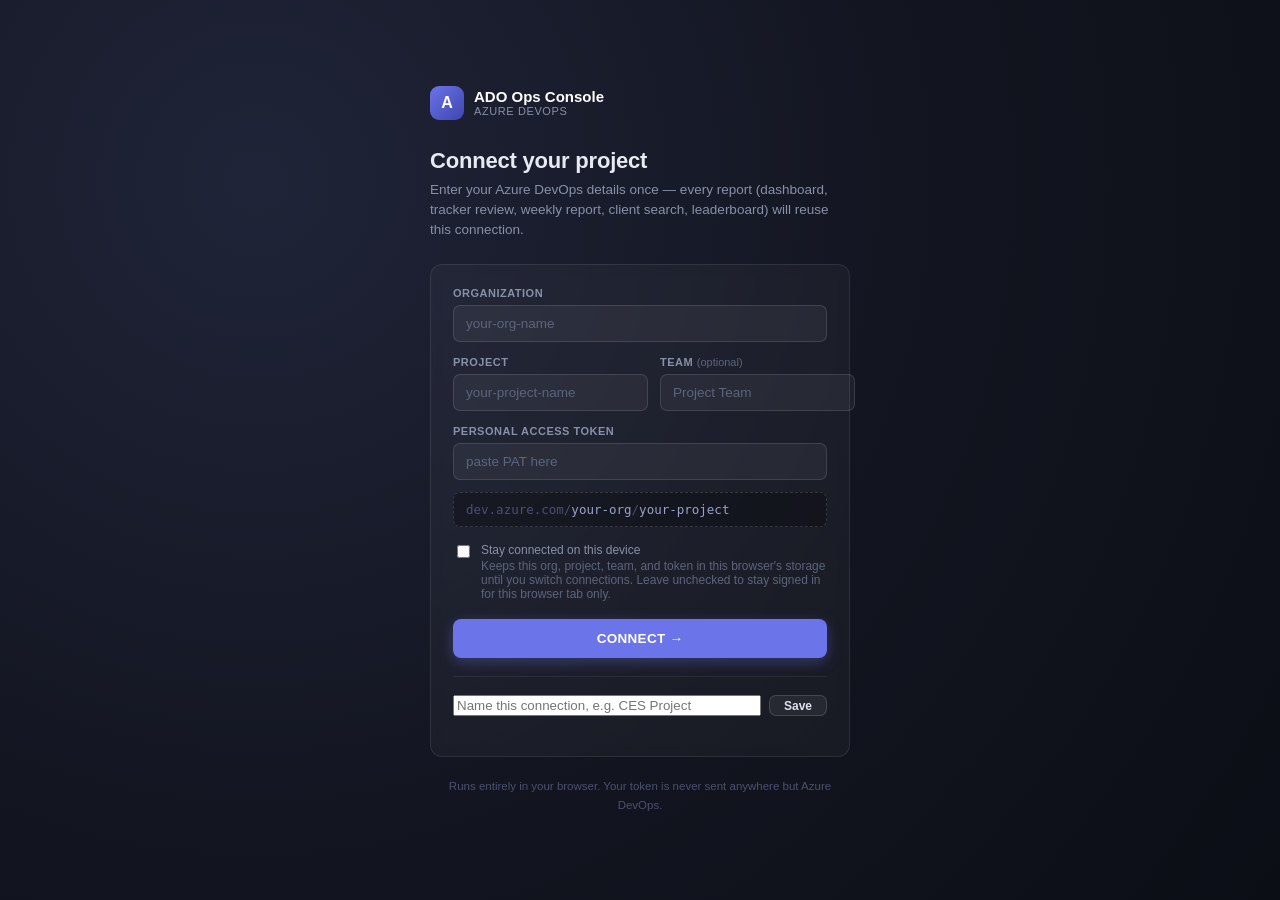
<file: resource-review.html>
<!DOCTYPE html>
<html lang="en">
<head>
<meta charset="UTF-8">
<title>Resource Review</title>
<link rel="stylesheet" href="shell.css">
<script src="session.js"></script>
<script src="nav.js"></script>
<script src="loader.js"></script>
<style>
  :root {
    --bg: #eceff1; --card: #ffffff; --border: #cfd8dc; --text: #1a1a1a;
    --muted: #607d8b; --accent: #3f51b5; --accent-dark: #303f9f;
    --good: #2e7d32; --good-bg: #e8f5e9;
    --warn: #b45309; --warn-bg: #fff3e0;
    --bad: #c62828; --bad-bg: #fdecea;
  }
  * { box-sizing: border-box; }
  body { background: var(--bg); color: var(--text); font-family: 'Segoe UI', Roboto, -apple-system, Arial, sans-serif;
         margin: 0; padding: 32px; }
  h1 { font-size: 22px; margin-bottom: 4px; font-weight: 600; letter-spacing: -0.2px; }
  .subtitle { color: var(--muted); margin-bottom: 24px; font-size: 14px; }
  .config { background: var(--card); border: 1px solid var(--border); border-radius: 2px;
            box-shadow: 0 1px 3px rgba(0,0,0,0.08); padding: 20px; margin-bottom: 24px; }
  .config-grid { display: grid; grid-template-columns: repeat(auto-fit, minmax(180px, 1fr)); gap: 12px; }
  .field { display: flex; flex-direction: column; gap: 4px; }
  label { font-size: 12px; color: var(--muted); font-weight: 600; text-transform: uppercase; letter-spacing: 0.3px; }
  input, select { background: #fafafa; border: 1px solid var(--border); border-radius: 2px;
         color: var(--text); padding: 8px 10px; font-size: 13px; font-family: inherit; }
  input:focus, select:focus { outline: none; border-color: var(--accent); background: #fff; }
  .actions { display: flex; align-items: center; gap: 12px; margin-top: 16px; flex-wrap: wrap; }
  button { background: var(--accent); color: white; border: none; border-radius: 2px;
           padding: 10px 18px; font-size: 13px; font-weight: 600; letter-spacing: 0.3px;
           cursor: pointer; text-transform: uppercase; box-shadow: 0 1px 2px rgba(0,0,0,0.2); }
  button:hover { background: var(--accent-dark); }
  button:disabled { opacity: 0.5; cursor: not-allowed; }
  button.small { padding: 7px 10px; font-size: 12px; text-transform: none; }
  #status { font-size: 13px; color: var(--muted); margin-left: 8px; }
  #error { background: var(--bad-bg); border-left: 4px solid var(--bad); color: #7a1f1f; border-radius: 2px;
           padding: 14px 16px; margin-bottom: 20px; font-size: 13px; line-height: 1.5; display: none; }
  details.config-details { margin-top: 14px; }
  details.config-details summary { cursor: pointer; font-size: 12px; color: var(--accent); font-weight: 600; }
  details.config-details .config-grid { margin-top: 12px; }
  .grid { display: grid; grid-template-columns: repeat(auto-fit, minmax(150px, 1fr)); gap: 12px; margin-bottom: 24px; }
  .stat { background: var(--card); border: 1px solid var(--border); border-left: 4px solid var(--accent);
          border-radius: 2px; box-shadow: 0 1px 3px rgba(0,0,0,0.08); padding: 16px; }
  .stat.stat-bad { border-left-color: var(--bad); }
  .stat.stat-warn { border-left-color: var(--warn); }
  .stat .num { font-size: 28px; font-weight: 700; }
  .stat .label { color: var(--muted); font-size: 12px; margin-top: 2px; text-transform: uppercase; letter-spacing: 0.3px; }
  section { background: var(--card); border: 1px solid var(--border); border-radius: 2px;
            box-shadow: 0 1px 3px rgba(0,0,0,0.08); padding: 20px; margin-bottom: 20px; }
  section h2 { font-size: 15px; margin: 0 0 4px 0; font-weight: 600; }
  section .meta { color: var(--muted); font-size: 13px; margin-bottom: 14px; }
  .table-wrap { overflow-x: auto; }
  table { width: 100%; border-collapse: collapse; font-size: 13px; }
  th { text-align: left; color: var(--muted); font-weight: 600; font-size: 11px; text-transform: uppercase;
       letter-spacing: 0.3px; padding: 8px 10px; border-bottom: 2px solid var(--border); white-space: nowrap; }
  td { padding: 9px 10px; border-bottom: 1px solid var(--border); vertical-align: middle; }
  tr:last-child td { border-bottom: none; }
  tr:hover td { background: #f5f7fa; }
  .badge { background: #e8eaf6; color: var(--accent-dark); padding: 2px 8px; border-radius: 2px;
           font-size: 11px; font-weight: 600; text-transform: uppercase; white-space: nowrap; }
  .badge-bad { background: var(--bad-bg); color: var(--bad); }
  .badge-good { background: var(--good-bg); color: var(--good); }
  .badge-warn { background: var(--warn-bg); color: var(--warn); }
  .badge-muted { background: #eceff1; color: var(--muted); }
  .empty { color: var(--muted); text-align: center; padding: 20px !important; }
  .banner { border-radius: 2px; padding: 14px 16px; margin-bottom: 20px; font-size: 13px; line-height: 1.6; }
  .banner-critical { background: var(--bad-bg); border-left: 4px solid var(--bad); color: #7a1f1f; }
  .banner-critical h3 { margin: 0 0 8px 0; font-size: 14px; }
  .suggestion-cell { max-width: 280px; white-space: normal; font-size: 12px; line-height: 1.4; }
  th.sortable { cursor: pointer; user-select: none; }
  th.sortable:after { content: ' \2195'; opacity: 0.4; font-size: 10px; }
  @media print {
    body { background: #fff !important; padding: 0; }
    .no-print { display: none !important; }
    * { -webkit-print-color-adjust: exact !important; print-color-adjust: exact !important; color-adjust: exact !important; }
    section { box-shadow: none !important; border: 1px solid #ddd; }
  }
</style>
</head>
<body>
<script>ADONav.render('resource');</script>
<div class="app-main">

  <div style="display:flex;justify-content:space-between;align-items:baseline;flex-wrap:wrap;gap:8px" class="no-print">
    <h1>Resource Review</h1>
    <button onclick="copyReport()" class="small" style="text-transform:none">Copy summary</button>
  </div>
  <div class="subtitle">Per-person view of planned load, out-of-scope work, resolution speed, and completion efficiency for the current sprint, with a suggested improvement for each person.</div>

  <div class="config">
    <div style="display:none">
      <input id="org"><input id="project"><input id="team"><input id="pat" type="password">
      <input type="checkbox" id="remember">
    </div>
    <div class="config-grid">
      <div class="field"><label>Dev Team</label><input id="areaDev" list="ado-team-options" placeholder="e.g. Development V2 - Mark Jones Team"></div>
      <div class="field"><label>QA Team</label><input id="areaQA" list="ado-team-options" placeholder="e.g. QA Test Team"></div>
      <div class="field"><label>Analysis Team</label><input id="areaAnalysis" list="ado-team-options" placeholder="e.g. Analysis Team"></div>
      <div class="field"><label>Technical Team</label><input id="areaTechnical" list="ado-team-options" placeholder="e.g. Technical Team"></div>
      <div class="field">
        <label>Team to review</label>
        <select id="teamChoice" onchange="applyDefaultWorkItemTypes()">
          <option value="Dev">Dev</option>
          <option value="QA">QA</option>
          <option value="Analysis">Analysis</option>
          <option value="Technical">Technical</option>
        </select>
      </div>
    </div>
    <datalist id="ado-team-options"></datalist>

    <div class="actions">
      <button id="loadTeamsBtn" class="small" style="text-transform:none;background:#fff;color:var(--accent);border:1px solid var(--accent)" onclick="loadAdoTeams()">Load ADO teams (autocomplete)</button>
      <span id="team-load-status" style="font-size:12px;color:var(--muted)"></span>
    </div>

    <div class="actions">
      <button id="loadBtn" onclick="loadReview()">Review Team</button>
      <span id="status"></span>
    </div>

    <details class="config-details">
      <summary>Review options</summary>
      <div class="config-grid">
        <div class="field"><label>In-scope work item types (blank = all)</label><input id="workItemTypes" value="Bug, Task"></div>
        <div class="field"><label>MTTR lookback (weeks)</label><input id="lookbackWeeks" type="number" value="8" min="2" max="26"></div>
        <div class="field"><label>WIP limit per person</label><input id="wipLimit" type="number" value="3" min="1"></div>
        <div class="field"><label>Stale threshold (days)</label><input id="staleDays" type="number" value="5" min="1"></div>
        <div class="field"><label>MTTR warn / bad (days)</label>
          <div style="display:flex;gap:6px">
            <input id="mttrWarn" type="number" value="7" min="1" style="width:70px">
            <input id="mttrBad" type="number" value="14" min="1" style="width:70px">
          </div>
        </div>
        <div class="field"><label>Efficiency warn / bad (%)</label>
          <div style="display:flex;gap:6px">
            <input id="effWarn" type="number" value="70" min="1" max="100" style="width:70px">
            <input id="effBad" type="number" value="50" min="1" max="100" style="width:70px">
          </div>
        </div>
      </div>
    </details>
  </div>

  <div id="error"></div>

  <div id="banner-scope-warning" class="banner banner-critical" style="display:none">
    <h3>⚠ In-scope work item types may not match this team's real data</h3>
    <div id="banner-scope-warning-text"></div>
  </div>

  <div id="overview-stats" class="grid" style="display:none"></div>

  <section id="sec-table" style="display:none">
    <h2>Resources</h2>
    <div class="meta" id="meta-table"></div>
    <div class="table-wrap"><table>
      <thead><tr>
        <th class="sortable" onclick="sortBy('name')">Resource</th>
        <th class="sortable" onclick="sortBy('planned')">Planned (wk)</th>
        <th class="sortable" onclick="sortBy('completed')">Completed (wk)</th>
        <th class="sortable" onclick="sortBy('efficiencyPct')">Efficiency</th>
        <th class="sortable" onclick="sortBy('outOfScope')">Out-of-Scope</th>
        <th class="sortable" onclick="sortBy('mttrDays')">MTTR (d)</th>
        <th class="sortable" onclick="sortBy('wipCount')">WIP</th>
        <th class="sortable" onclick="sortBy('staleCount')">Stale</th>
        <th class="sortable" onclick="sortBy('reopenedCount')">Reopened</th>
        <th>Suggested Improvement</th>
      </tr></thead>
      <tbody id="rows-table"></tbody>
    </table></div>
  </section>

</div>

<script>
const storage = {
  get(key) { try { return localStorage.getItem(key); } catch (e) { return null; } },
  set(key, value) { try { localStorage.setItem(key, value); } catch (e) {} },
};

let workItemBaseUrl = '';
let typeStateMapGlobal = {};
let lastState = null;
let lastResults = [];
let sortState = { key: 'efficiencyPct', dir: 1 };

const DEFAULT_TYPES_BY_TEAM = { Dev: 'Bug, Task', QA: 'Bug, Test Case', Analysis: '', Technical: '' };
function applyDefaultWorkItemTypes() {
  const el = document.getElementById('workItemTypes');
  const allDefaults = Object.values(DEFAULT_TYPES_BY_TEAM);
  if (!el.value.trim() || allDefaults.includes(el.value.trim())) {
    el.value = DEFAULT_TYPES_BY_TEAM[document.getElementById('teamChoice').value] || '';
  }
}

// ---- restore shared config (reuses the same keys as Team Capacity Planner,
// so area paths/team names typed there don't need re-typing here) ----
(function restoreConfig() {
  const raw = storage.get('ado-config');
  if (raw) {
    try {
      const cfg = JSON.parse(raw);
      document.getElementById('org').value = cfg.org || '';
      document.getElementById('project').value = cfg.project || '';
    } catch (e) {}
  }
  const raw2 = storage.get('ado-capacity-teamnames') || storage.get('ado-team-report-teamnames');
  if (raw2) {
    try {
      const a = JSON.parse(raw2);
      document.getElementById('areaDev').value = a.dev || '';
      document.getElementById('areaQA').value = a.qa || '';
      document.getElementById('areaAnalysis').value = a.analysis || '';
      document.getElementById('areaTechnical').value = a.technical || '';
    } catch (e) {}
  }
  const savedChoice = storage.get('ado-resource-review-teamchoice') || storage.get('ado-capacity-teamchoice');
  if (savedChoice) document.getElementById('teamChoice').value = savedChoice;
  const savedOptions = storage.get('ado-resource-review-options');
  let restoredTypes = false;
  if (savedOptions) {
    try {
      const o = JSON.parse(savedOptions);
      if (o.lookbackWeeks) document.getElementById('lookbackWeeks').value = o.lookbackWeeks;
      if (o.wipLimit) document.getElementById('wipLimit').value = o.wipLimit;
      if (o.staleDays) document.getElementById('staleDays').value = o.staleDays;
      if (o.mttrWarn) document.getElementById('mttrWarn').value = o.mttrWarn;
      if (o.mttrBad) document.getElementById('mttrBad').value = o.mttrBad;
      if (o.effWarn) document.getElementById('effWarn').value = o.effWarn;
      if (o.effBad) document.getElementById('effBad').value = o.effBad;
      if (o.workItemTypes != null) { document.getElementById('workItemTypes').value = o.workItemTypes; restoredTypes = true; }
    } catch (e) {}
  }
  if (savedChoice && !restoredTypes) applyDefaultWorkItemTypes();
})();

(function () {
  const session = ADOSession.requireSession();
  if (!session) return;
  ADONav.updateConnection(session);
  ADOSession.hydrateInputs({ org: 'org', project: 'project', team: 'team', pat: 'pat' });
})();

function setStatus(msg) { document.getElementById('status').textContent = msg; ADOLoader.setText(msg); }
function showError(html) { ADOLoader.hide(); const el = document.getElementById('error'); el.innerHTML = html; el.style.display = 'block'; }
function clearError() { document.getElementById('error').style.display = 'none'; }

async function readAdoErrorDetail(res) {
  try { const j = await res.json(); return j.message || JSON.stringify(j); }
  catch (e) { try { return await res.text(); } catch (e2) { return ''; } }
}
async function adoGet(url) {
  const pat = document.getElementById('pat').value;
  let res;
  try { res = await fetch(url, { headers: { 'Authorization': 'Basic ' + btoa(':' + pat) } }); }
  catch (err) { throw new Error('CORS_OR_NETWORK'); }
  if (!res.ok) { const detail = await readAdoErrorDetail(res); const e = new Error(`HTTP_${res.status}`); e.detail = detail; throw e; }
  return res.json();
}
async function adoPost(url, body) {
  const pat = document.getElementById('pat').value;
  let res;
  try {
    res = await fetch(url, { method: 'POST', headers: { 'Authorization': 'Basic ' + btoa(':' + pat), 'Content-Type': 'application/json' }, body: JSON.stringify(body) });
  } catch (err) { throw new Error('CORS_OR_NETWORK'); }
  if (!res.ok) { const detail = await readAdoErrorDetail(res); const e = new Error(`HTTP_${res.status}`); e.detail = detail; throw e; }
  return res.json();
}
async function wiql(projectBase, queryText, label) {
  try { return await adoPost(`${projectBase}/_apis/wit/wiql?api-version=7.1`, { query: queryText }); }
  catch (err) { if (err.message && err.message.startsWith('HTTP_')) { err.label = label; err.query = queryText; } throw err; }
}
async function getItems(base, ids, fields) {
  if (!ids.length) return [];
  const out = [];
  for (let i = 0; i < ids.length; i += 200) {
    const chunk = ids.slice(i, i + 200);
    const data = await adoPost(`${base}/_apis/wit/workitemsbatch?api-version=7.1`, { ids: chunk, fields });
    out.push(...data.value);
  }
  return out;
}
function field(item, name, def = '') {
  if (!name) return def;
  const val = (item.fields || {})[name];
  if (val == null || val === '') return def;
  if (typeof val === 'object') return val.displayName || val.uniqueName || val.name || def;
  const match = String(val).match(/^(.*?)\s*<.*>$/);
  return match ? match[1].trim() : String(val);
}
function daysAgo(dateStr) {
  if (!dateStr) return null;
  return Math.floor((Date.now() - new Date(dateStr).getTime()) / 86400000);
}
function buildAreaClause(teamFieldValues) {
  if (!teamFieldValues || !teamFieldValues.values || !teamFieldValues.values.length) return null;
  const parts = teamFieldValues.values.map(v => {
    const esc = v.value.replace(/'/g, "''");
    return v.includeChildren ? `[System.AreaPath] UNDER '${esc}'` : `[System.AreaPath] = '${esc}'`;
  });
  return `(${parts.join(' OR ')})`;
}

// Same literal-state belt-and-suspenders approach used elsewhere in this
// console — ADO's own state-category metadata has been wrong before here.
const LITERAL_COMPLETED_STATES = ['closed', 'done'];
const LITERAL_REMOVED_STATES = ['removed'];
function resolveCategory(typeStateMap, wit, state) {
  const sLower = (state || '').toLowerCase();
  if (LITERAL_COMPLETED_STATES.includes(sLower)) return 'Completed';
  if (LITERAL_REMOVED_STATES.includes(sLower)) return 'Removed';
  return (typeStateMap[wit] || {})[state] || '';
}
function isOpenItem(it) {
  const wit = field(it, 'System.WorkItemType');
  const state = field(it, 'System.State');
  const cat = resolveCategory(typeStateMapGlobal, wit, state);
  return cat !== 'Completed' && cat !== 'Removed';
}
function isInProgressItem(it) {
  const wit = field(it, 'System.WorkItemType');
  const state = field(it, 'System.State');
  return resolveCategory(typeStateMapGlobal, wit, state) === 'InProgress';
}
function isCompletedItem(it) {
  const wit = field(it, 'System.WorkItemType');
  const state = field(it, 'System.State');
  return resolveCategory(typeStateMapGlobal, wit, state) === 'Completed';
}

async function mapWithConcurrency(items, limit, worker) {
  const results = new Array(items.length);
  let idx = 0;
  async function run() {
    while (idx < items.length) {
      const cur = idx++;
      try { results[cur] = await worker(items[cur], cur); }
      catch (e) { results[cur] = null; }
    }
  }
  await Promise.all(Array.from({ length: Math.min(limit, items.length) }, run));
  return results;
}

// Walks revision history once per item and returns everything this page
// needs from it in a single pass: the actual Completed-transition date
// (NOT System.ChangedDate, which any field edit bumps — see the other
// report pages in this console for the same bug and fix) and whether the
// item was ever reopened (moved out of Completed back to an active state).
async function analyzeHistory(item, base) {
  const wit = field(item, 'System.WorkItemType');
  try {
    const data = await adoGet(`${base}/_apis/wit/workitems/${item.id}/updates?api-version=7.1`);
    let completionDate = null;
    let wasCompleted = false;
    let reopened = false;
    (data.value || []).forEach(rev => {
      const sc = rev.fields && rev.fields['System.State'];
      const newState = sc && sc.newValue;
      if (!newState) return;
      const cat = resolveCategory(typeStateMapGlobal, wit, newState);
      if (cat === 'Completed') {
        wasCompleted = true;
        completionDate = rev.fields['System.ChangedDate'] ? rev.fields['System.ChangedDate'].newValue : completionDate;
      } else if (wasCompleted && cat !== 'Removed') {
        reopened = true;
        wasCompleted = false;
      }
    });
    return { completionDate, reopened };
  } catch (e) {
    return { completionDate: null, reopened: false };
  }
}

const FIELDS = ['System.Id', 'System.Title', 'System.WorkItemType', 'System.State', 'System.AssignedTo',
                'System.ChangedDate', 'System.CreatedDate', 'System.AreaPath', 'System.IterationPath'];

// Fetches the project's real ADO team names and offers them as autocomplete
// suggestions on the four team fields above — the fields stay free-text
// (so existing saved values keep working), but this makes it easy to pick
// an exact, current team name instead of one that's stale or mistyped.
async function loadAdoTeams() {
  clearError();
  const org = document.getElementById('org').value.trim();
  const project = document.getElementById('project').value.trim();
  const pat = document.getElementById('pat').value.trim();
  if (!org || !project || !pat) {
    showError('Fill in organization, project, and PAT first, then load teams.');
    return;
  }
  const btn = document.getElementById('loadTeamsBtn');
  btn.disabled = true;
  document.getElementById('team-load-status').textContent = 'Loading teams...';
  try {
    const base = `https://dev.azure.com/${org}`;
    const data = await adoGet(`${base}/_apis/projects/${encodeURIComponent(project)}/teams?api-version=7.1`);
    const teams = data.value || [];
    document.getElementById('ado-team-options').innerHTML = teams
      .map(t => `<option value="${t.name.replace(/"/g, '&quot;')}">`).join('');
    document.getElementById('team-load-status').textContent =
      `Found ${teams.length} team(s) — start typing in a team field above to see suggestions.`;
  } catch (err) {
    document.getElementById('team-load-status').textContent = '';
    if (err.message === 'CORS_OR_NETWORK') showError('Blocked before reaching Azure DevOps — likely a CORS restriction.');
    else if (err.message === 'HTTP_401' || err.message === 'HTTP_403') showError('Authentication failed — check the PAT scope.');
    else showError('Something went wrong loading teams: ' + (err.detail || err.message));
  } finally {
    btn.disabled = false;
  }
}

async function loadReview() {
  clearError();
  ADOLoader.show('Connecting to Azure DevOps…');
  const org = document.getElementById('org').value.trim();
  const project = document.getElementById('project').value.trim();
  const pat = document.getElementById('pat').value.trim();
  const areaDev = document.getElementById('areaDev').value.trim();
  const areaQA = document.getElementById('areaQA').value.trim();
  const areaAnalysis = document.getElementById('areaAnalysis').value.trim();
  const areaTechnical = document.getElementById('areaTechnical').value.trim();
  const teamChoice = document.getElementById('teamChoice').value;
  const teamMap = { Dev: areaDev, QA: areaQA, Analysis: areaAnalysis, Technical: areaTechnical };
  const teamName = teamMap[teamChoice];

  const lookbackWeeks = Math.max(2, parseInt(document.getElementById('lookbackWeeks').value, 10) || 8);
  const wipLimit = Math.max(1, parseInt(document.getElementById('wipLimit').value, 10) || 3);
  const staleDays = Math.max(1, parseInt(document.getElementById('staleDays').value, 10) || 5);
  const mttrWarn = parseFloat(document.getElementById('mttrWarn').value) || 7;
  const mttrBad = parseFloat(document.getElementById('mttrBad').value) || 14;
  const effWarn = parseFloat(document.getElementById('effWarn').value) || 70;
  const effBad = parseFloat(document.getElementById('effBad').value) || 50;
  const workItemTypes = document.getElementById('workItemTypes').value.split(',').map(t => t.trim()).filter(Boolean);

  if (!org || !project || !pat || !teamName) {
    showError('Fill in organization, project, PAT, and the team name for the chosen team first.');
    return;
  }
  storage.set('ado-resource-review-teamchoice', teamChoice);
  storage.set('ado-resource-review-options', JSON.stringify({ lookbackWeeks, wipLimit, staleDays, mttrWarn, mttrBad, effWarn, effBad, workItemTypes: document.getElementById('workItemTypes').value }));

  const btn = document.getElementById('loadBtn');
  btn.disabled = true;
  setStatus('Connecting...');

  const base = `https://dev.azure.com/${org}`;
  const projectBase = `${base}/${project}`;
  const teamBase = `${base}/${project}/${encodeURIComponent(teamName)}`;
  workItemBaseUrl = `${base}/${encodeURIComponent(project)}/_workitems/edit/`;

  try {
    setStatus('Reading work item states...');
    const witData = await adoGet(`${projectBase}/_apis/wit/workitemtypes?api-version=7.1`);
    const witTypes = witData.value.filter(t => !t.isDisabled).map(t => t.name);
    const typeStateMap = {};
    for (const t of witTypes) {
      const statesData = await adoGet(`${projectBase}/_apis/wit/workitemtypes/${encodeURIComponent(t)}/states?api-version=7.1`);
      typeStateMap[t] = Object.fromEntries(statesData.value.map(s => [s.name, s.category]));
    }
    typeStateMapGlobal = typeStateMap;

    setStatus(`Looking up ${teamChoice} team's area path...`);
    let teamFieldValues = null;
    try {
      teamFieldValues = await adoGet(`${teamBase}/_apis/work/teamsettings/teamfieldvalues?api-version=7.1`);
    } catch (e) {
      showError(`Couldn't find team "${teamName}" — check the exact team name (Project Settings → Teams).`);
      setStatus(''); btn.disabled = false; return;
    }
    const areaClause = buildAreaClause(teamFieldValues);
    if (!areaClause) {
      showError(`Team "${teamName}" has no area path configured — nothing to scope this to.`);
      setStatus(''); btn.disabled = false; return;
    }

    setStatus('Finding current sprint...');
    let currentIteration = null;
    try {
      const curData = await adoGet(`${teamBase}/_apis/work/teamsettings/iterations?api-version=7.1&$timeframe=current`);
      currentIteration = (curData.value || [])[0] || null;
    } catch (e) { currentIteration = null; }

    const typeClause = workItemTypes.length
      ? `AND [System.WorkItemType] IN (${workItemTypes.map(t => `'${t.replace(/'/g, "''")}'`).join(',')})`
      : '';
    const notTypeClause = workItemTypes.length
      ? `AND [System.WorkItemType] NOT IN (${workItemTypes.map(t => `'${t.replace(/'/g, "''")}'`).join(',')})`
      : null;

    // Sprint items are fetched as their own query, scoped directly by
    // IterationPath, rather than filtered out of the open-items set below —
    // that set deliberately excludes Completed/Removed items (it drives WIP),
    // so reusing it here would silently drop anything already finished this
    // sprint from the "Planned" count. This query includes every state, so
    // Planned reflects the full sprint commitment and Completed is a subset.
    let sprintItems = [];
    if (currentIteration) {
      setStatus('Fetching current sprint items...');
      const sprintWiql = await wiql(projectBase, `SELECT [System.Id] FROM WorkItems
              WHERE [System.TeamProject] = '${project}'
              AND ${areaClause}
              ${typeClause}
              AND [System.IterationPath] = '${currentIteration.path.replace(/'/g, "''")}'
              ORDER BY [System.CreatedDate] ASC`, 'Current sprint items for team');
      sprintItems = await getItems(base, sprintWiql.workItems.map(w => w.id), FIELDS);
    }

    setStatus('Fetching in-scope open items for this team...');
    const openWiql = await wiql(projectBase, `SELECT [System.Id] FROM WorkItems
              WHERE [System.TeamProject] = '${project}'
              AND ${areaClause}
              ${typeClause}
              ORDER BY [System.CreatedDate] ASC`, 'Open items for team');
    const allTeamItems = await getItems(base, openWiql.workItems.map(w => w.id), FIELDS);
    const openItems = allTeamItems.filter(isOpenItem);

    setStatus('Checking for out-of-scope work...');
    let outOfScopeOpenItems = [];
    if (notTypeClause) {
      const oosWiql = await wiql(projectBase, `SELECT [System.Id] FROM WorkItems
              WHERE [System.TeamProject] = '${project}'
              AND ${areaClause}
              ${notTypeClause}
              ORDER BY [System.CreatedDate] ASC`, 'Out-of-scope items for team');
      const oosRaw = await getItems(base, oosWiql.workItems.map(w => w.id), FIELDS);
      outOfScopeOpenItems = oosRaw.filter(isOpenItem);
    }

    setStatus('Fetching recent completions (for MTTR)...');
    const lookbackDays = lookbackWeeks * 7;
    const changedWiql = await wiql(projectBase, `SELECT [System.Id] FROM WorkItems
              WHERE [System.TeamProject] = '${project}'
              AND ${areaClause}
              ${typeClause}
              AND [System.ChangedDate] >= @Today - ${lookbackDays}
              ORDER BY [System.ChangedDate] DESC`, 'Recently changed items for team');
    const recentChangedItems = await getItems(base, changedWiql.workItems.map(w => w.id), FIELDS);
    // completed-now items in the window drive MTTR; the full recently-changed
    // set (completed or not) is scanned for reopens, capped to keep the
    // number of revision-history calls sane on a busy team.
    const completedInWindow = recentChangedItems.filter(isCompletedItem);
    const HISTORY_CAP = 250;
    const toScanForReopen = recentChangedItems.slice(0, HISTORY_CAP);

    setStatus('Walking revision history (MTTR + reopens)...');
    const completedHistory = await mapWithConcurrency(completedInWindow, 5, it => analyzeHistory(it, base));
    const scannedIds = new Set(completedInWindow.map(it => it.id));
    const stillToScan = toScanForReopen.filter(it => !scannedIds.has(it.id));
    const otherHistory = await mapWithConcurrency(stillToScan, 5, it => analyzeHistory(it, base));

    lastState = {
      teamChoice, teamName, openItems, outOfScopeOpenItems, sprintItems, currentIteration, lookbackWeeks, wipLimit, staleDays,
      mttrWarn, mttrBad, effWarn, effBad,
      completedInWindow, completedHistory, stillToScan, otherHistory,
    };

    setStatus('Scoring resources...');
    computeAndRender();
    setStatus('Done.');
  } catch (err) {
    if (err.message === 'CORS_OR_NETWORK') {
      showError('Blocked before reaching Azure DevOps — likely a CORS restriction from ADO\'s server.');
    } else if (err.message === 'HTTP_401' || err.message === 'HTTP_403') {
      showError('Authentication failed — check the PAT has Work Items (Read) scope.');
    } else if (err.message && err.message.startsWith('HTTP_')) {
      const label = err.label ? `<strong>Step:</strong> ${err.label}<br>` : '';
      const detail = err.detail ? `<strong>Azure DevOps said:</strong> ${err.detail}<br>` : '';
      showError(`<strong>${err.message.replace('HTTP_', 'HTTP ')}.</strong><br>${label}${detail}`);
    } else {
      showError('Something went wrong: ' + err.message);
    }
    setStatus('');
  } finally {
    btn.disabled = false;
  }
}

function isUnallocatedPoolPath(path) {
  return !!path && path.toLowerCase().includes('unallocated pool');
}

function computeAndRender() {
  const { openItems, outOfScopeOpenItems, sprintItems, currentIteration, wipLimit, staleDays,
          mttrWarn, mttrBad, effWarn, effBad, completedInWindow, completedHistory, stillToScan, otherHistory } = lastState;

  const byPerson = {};
  function ensurePerson(name) {
    if (!byPerson[name]) {
      byPerson[name] = {
        name, planned: 0, completed: 0, outOfScope: 0, wipCount: 0, staleCount: 0,
        reopenedCount: 0, resolutionDays: [],
      };
    }
    return byPerson[name];
  }

  // Planned/Completed this sprint — from the dedicated sprint-scoped query,
  // which includes every state (not just open), so a finished sprint item
  // still counts toward the commitment instead of vanishing from "Planned".
  sprintItems.forEach(it => {
    const assignee = field(it, 'System.AssignedTo', '');
    if (!assignee) return;
    const p = ensurePerson(assignee);
    p.planned++;
    if (isCompletedItem(it)) p.completed++;
  });

  // WIP / stale come from the separate open-items pool (in-scope, not-yet-
  // done items), independent of sprint membership.
  openItems.forEach(it => {
    const assignee = field(it, 'System.AssignedTo', '');
    if (!assignee) return;
    const p = ensurePerson(assignee);
    if (isInProgressItem(it)) p.wipCount++;
    const changedDaysAgo = daysAgo(field(it, 'System.ChangedDate'));
    if (changedDaysAgo != null && changedDaysAgo >= staleDays) p.staleCount++;
  });

  outOfScopeOpenItems.forEach(it => {
    const assignee = field(it, 'System.AssignedTo', '');
    if (!assignee) return;
    ensurePerson(assignee).outOfScope++;
  });

  // MTTR: resolution time (created -> actual completion date from history)
  // for everything completed in the lookback window, regardless of sprint.
  completedInWindow.forEach((it, i) => {
    const assignee = field(it, 'System.AssignedTo', '');
    if (!assignee) return;
    const hist = completedHistory[i];
    if (!hist || !hist.completionDate) return;
    const created = field(it, 'System.CreatedDate');
    if (!created) return;
    const days = (new Date(hist.completionDate) - new Date(created)) / 86400000;
    if (days >= 0) ensurePerson(assignee).resolutionDays.push(days);
    if (hist.reopened) ensurePerson(assignee).reopenedCount++;
  });
  stillToScan.forEach((it, i) => {
    const assignee = field(it, 'System.AssignedTo', '');
    if (!assignee) return;
    const hist = otherHistory[i];
    if (hist && hist.reopened) ensurePerson(assignee).reopenedCount++;
  });

  const results = Object.values(byPerson).map(p => {
    const mttrDays = p.resolutionDays.length
      ? p.resolutionDays.reduce((a, b) => a + b, 0) / p.resolutionDays.length
      : null;
    const efficiencyPct = p.planned > 0 ? (p.completed / p.planned) * 100 : (p.completed > 0 ? 100 : null);
    return {
      name: p.name, planned: p.planned, completed: p.completed, outOfScope: p.outOfScope,
      mttrDays, efficiencyPct, wipCount: p.wipCount, staleCount: p.staleCount, reopenedCount: p.reopenedCount,
      suggestion: buildSuggestion(p, mttrDays, efficiencyPct, wipLimit, mttrWarn, mttrBad, effWarn, effBad),
    };
  });

  lastResults = results;
  renderScopeWarning(results, currentIteration);
  renderOverview(results, currentIteration);
  renderTable();
}

// Surfaces the exact failure mode that's easy to miss otherwise: every
// person shows 0 planned/completed/WIP while out-of-scope is non-zero for
// the same people — a near-certain sign the "in-scope work item types"
// filter doesn't match what this team actually works in, rather than the
// team genuinely having no open work.
function renderScopeWarning(results, currentIteration) {
  const banner = document.getElementById('banner-scope-warning');
  const totalInScope = results.reduce((a, r) => a + r.planned + r.wipCount, 0);
  const totalOos = results.reduce((a, r) => a + r.outOfScope, 0);
  if (!currentIteration) {
    banner.style.display = 'block';
    document.getElementById('banner-scope-warning-text').textContent =
      `No current sprint was returned for this team, so Planned/Completed can't be scoped this week. Check the team has an active iteration set in Project Settings → Iterations.`;
    return;
  }
  if (totalInScope === 0 && totalOos > 0) {
    banner.style.display = 'block';
    document.getElementById('banner-scope-warning-text').innerHTML =
      `Every resource shows 0 planned and 0 WIP, but ${totalOos} out-of-scope item(s) were found across the team — this usually means the ` +
      `<strong>"In-scope work item types"</strong> filter (in Review options) doesn't match what this team actually works in, not that there's no work. ` +
      `Open Review options and check the types listed there, or widen/adjust them, then re-run.`;
    return;
  }
  banner.style.display = 'none';
}

// Priority order: overload first (it explains most of the other symptoms),
// then speed, then commitment follow-through, then scope drift, then
// quality (reopens), then simple neglect (stale) — falls through to an
// all-clear once nothing crosses a threshold.
function buildSuggestion(p, mttrDays, efficiencyPct, wipLimit, mttrWarn, mttrBad, effWarn, effBad) {
  if (p.wipCount > wipLimit) {
    return `Over WIP limit (${p.wipCount}/${wipLimit}) — reduce concurrent items so existing work gets finished before more starts.`;
  }
  if (mttrDays != null && mttrDays >= mttrBad) {
    return `MTTR is high (${mttrDays.toFixed(1)}d) — check for blockers or break large items into smaller pieces.`;
  }
  if (efficiencyPct != null && p.planned > 0 && efficiencyPct <= effBad) {
    return `Only ${efficiencyPct.toFixed(0)}% of this week's planned items are done — revisit the sprint commitment or check for blockers.`;
  }
  if (p.outOfScope >= 3) {
    return `Carrying ${p.outOfScope} out-of-scope item(s) — confirm this allocation with the team lead; it may be crowding out planned work.`;
  }
  if (p.reopenedCount >= 2) {
    return `${p.reopenedCount} item(s) reopened recently — add a review step before marking items complete.`;
  }
  if (mttrDays != null && mttrDays >= mttrWarn) {
    return `MTTR trending up (${mttrDays.toFixed(1)}d) — worth a check-in before it becomes a pattern.`;
  }
  if (efficiencyPct != null && p.planned > 0 && efficiencyPct <= effWarn) {
    return `Completion rate (${efficiencyPct.toFixed(0)}%) is a little behind — keep an eye on it.`;
  }
  if (p.staleCount > 0) {
    return `${p.staleCount} item(s) untouched for a while — a quick status check-in would help.`;
  }
  if (p.outOfScope > 0) {
    return `${p.outOfScope} out-of-scope item(s) allocated — worth confirming it's intentional.`;
  }
  return 'On track — no action needed this week.';
}

function badgeFor(kind, value, warn, bad, higherIsBetter) {
  if (value == null) return '<span class="badge badge-muted">—</span>';
  const isBad = higherIsBetter ? value <= bad : value >= bad;
  const isWarn = higherIsBetter ? value <= warn : value >= warn;
  const cls = isBad ? 'badge-bad' : isWarn ? 'badge-warn' : 'badge-good';
  return `<span class="badge ${cls}">${kind === 'pct' ? value.toFixed(0) + '%' : value.toFixed(1)}</span>`;
}

function renderOverview(results, currentIteration) {
  const grid = document.getElementById('overview-stats');
  grid.style.display = 'grid';
  const withMttr = results.filter(r => r.mttrDays != null);
  const avgMttr = withMttr.length ? withMttr.reduce((a, r) => a + r.mttrDays, 0) / withMttr.length : null;
  const withEff = results.filter(r => r.efficiencyPct != null && r.planned > 0);
  const avgEff = withEff.length ? withEff.reduce((a, r) => a + r.efficiencyPct, 0) / withEff.length : null;
  const totalOos = results.reduce((a, r) => a + r.outOfScope, 0);
  const needsAttention = results.filter(r => r.suggestion.indexOf('On track') === -1).length;
  grid.innerHTML = `
    <div class="stat"><div class="num">${results.length}</div><div class="label">Resources reviewed</div></div>
    <div class="stat"><div class="num">${currentIteration ? currentIteration.name : '—'}</div><div class="label">Current sprint</div></div>
    <div class="stat"><div class="num">${avgEff != null ? avgEff.toFixed(0) + '%' : '—'}</div><div class="label">Avg efficiency</div></div>
    <div class="stat"><div class="num">${avgMttr != null ? avgMttr.toFixed(1) + 'd' : '—'}</div><div class="label">Avg MTTR</div></div>
    <div class="stat ${totalOos ? 'stat-warn' : ''}"><div class="num">${totalOos}</div><div class="label">Out-of-scope items</div></div>
    <div class="stat ${needsAttention ? 'stat-warn' : ''}"><div class="num">${needsAttention}</div><div class="label">Need attention</div></div>
  `;
}

function sortBy(key) {
  sortState = sortState.key === key ? { key, dir: -sortState.dir } : { key, dir: 1 };
  renderTable();
}

function renderTable() {
  const sec = document.getElementById('sec-table');
  sec.style.display = 'block';
  const { mttrWarn, mttrBad, effWarn, effBad, wipLimit } = lastState;
  document.getElementById('meta-table').textContent =
    `Reviewing ADO team "${lastState.teamName}" (${lastState.teamChoice}). ${lastResults.length} resource(s) with open or recently-completed work. ` +
    `Planned/Completed are scoped to the current sprint; MTTR covers the last ${lastState.lookbackWeeks} week(s).`;

  const sorted = lastResults.slice().sort((a, b) => {
    const av = a[sortState.key], bv = b[sortState.key];
    if (av == null && bv == null) return 0;
    if (av == null) return 1;
    if (bv == null) return -1;
    if (typeof av === 'string') return av.localeCompare(bv) * sortState.dir;
    return (av - bv) * sortState.dir;
  });

  document.getElementById('rows-table').innerHTML = sorted.length
    ? sorted.map(r => {
        const effBadge = r.planned > 0 ? badgeFor('pct', r.efficiencyPct, effWarn, effBad, true) : '<span class="badge badge-muted">no items planned</span>';
        const mttrBadge = badgeFor('num', r.mttrDays, mttrWarn, mttrBad, false);
        const wipBadge = `<span class="badge ${r.wipCount > wipLimit ? 'badge-bad' : 'badge-good'}">${r.wipCount}</span>`;
        const oosBadge = r.outOfScope > 0 ? `<span class="badge badge-warn">${r.outOfScope}</span>` : `<span class="badge badge-muted">0</span>`;
        const staleBadge = r.staleCount > 0 ? `<span class="badge badge-warn">${r.staleCount}</span>` : `<span class="badge badge-muted">0</span>`;
        const reopenBadge = r.reopenedCount > 0 ? `<span class="badge badge-bad">${r.reopenedCount}</span>` : `<span class="badge badge-muted">0</span>`;
        return `<tr>
          <td><strong>${r.name}</strong></td>
          <td>${r.planned}</td>
          <td>${r.completed}</td>
          <td>${effBadge}</td>
          <td>${oosBadge}</td>
          <td>${mttrBadge}</td>
          <td>${wipBadge}</td>
          <td>${staleBadge}</td>
          <td>${reopenBadge}</td>
          <td class="suggestion-cell">${r.suggestion}</td>
        </tr>`;
      }).join('')
    : `<tr><td colspan="10" class="empty">No resources with in-scope work found for this team</td></tr>`;
}

async function copyReport() {
  if (!lastResults.length) { setStatus('Load a team first.'); return; }
  const dateStr = new Date().toISOString().slice(0, 10);
  let text = `RESOURCE REVIEW — ${lastState.teamChoice} — ${dateStr}\n`;
  text += `Sprint: ${lastState.currentIteration ? lastState.currentIteration.name : 'unknown'}\n\n`;
  lastResults.forEach(r => {
    text += `${r.name}\n`;
    text += `  Planned: ${r.planned}  Completed: ${r.completed}  Efficiency: ${r.planned > 0 ? r.efficiencyPct.toFixed(0) + '%' : 'n/a'}\n`;
    text += `  Out-of-scope: ${r.outOfScope}  MTTR: ${r.mttrDays != null ? r.mttrDays.toFixed(1) + 'd' : 'n/a'}  WIP: ${r.wipCount}  Stale: ${r.staleCount}  Reopened: ${r.reopenedCount}\n`;
    text += `  Suggestion: ${r.suggestion}\n\n`;
  });
  try {
    await navigator.clipboard.writeText(text);
    setStatus('Copied summary to clipboard.');
  } catch (e) {
    setStatus('Clipboard blocked by the browser.');
  }
}
</script>
</body>
</html>
</file>
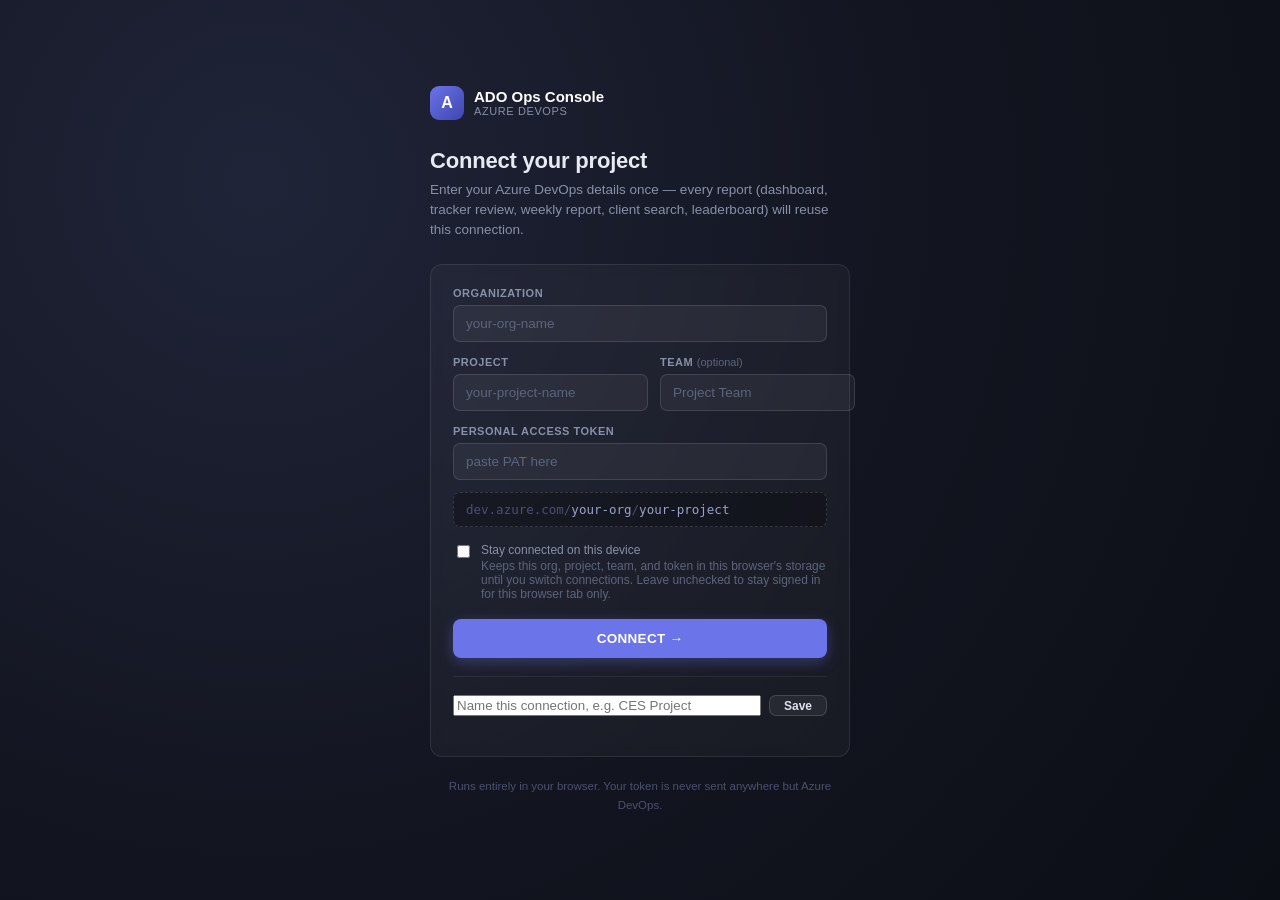
<file: weekly-team-report.html>
<!DOCTYPE html>
<html lang="en">
<head>
<meta charset="UTF-8">
<title>Weekly Team Report</title>
<link rel="stylesheet" href="shell.css">
<script src="session.js"></script>
<script src="nav.js"></script>
<script src="loader.js"></script>
<style>
  :root {
    --bg: #eceff1; --card: #ffffff; --border: #cfd8dc; --text: #1a1a1a;
    --muted: #607d8b; --accent: #3f51b5; --accent-dark: #303f9f;
    --good: #2e7d32; --good-bg: #e8f5e9;
    --warn: #b45309; --warn-bg: #fff3e0;
    --bad: #c62828; --bad-bg: #fdecea;
  }
  * { box-sizing: border-box; }
  body { background: var(--bg); color: var(--text); font-family: 'Segoe UI', Roboto, -apple-system, Arial, sans-serif;
         margin: 0; padding: 32px; }
  h1 { font-size: 22px; margin-bottom: 4px; font-weight: 600; }
  .subtitle { color: var(--muted); margin-bottom: 24px; font-size: 14px; }
  .card { background: var(--card); border: 1px solid var(--border); border-radius: 2px;
          box-shadow: 0 1px 3px rgba(0,0,0,0.08); padding: 20px; margin-bottom: 20px; }
  .card h2 { font-size: 15px; margin: 0 0 12px 0; font-weight: 600; }
  .config-grid { display: grid; grid-template-columns: repeat(auto-fit, minmax(180px, 1fr)); gap: 12px; }
  .field { display: flex; flex-direction: column; gap: 4px; }
  label { font-size: 12px; color: var(--muted); font-weight: 600; text-transform: uppercase; letter-spacing: 0.3px; }
  input, select, textarea { background: #fafafa; border: 1px solid var(--border); border-radius: 2px;
         color: var(--text); padding: 8px 10px; font-size: 13px; font-family: inherit; }
  input:focus, select:focus, textarea:focus { outline: none; border-color: var(--accent); background: #fff; }
  button { background: var(--accent); color: white; border: none; border-radius: 2px;
           padding: 10px 18px; font-size: 13px; font-weight: 600; letter-spacing: 0.3px;
           cursor: pointer; text-transform: uppercase; box-shadow: 0 1px 2px rgba(0,0,0,0.2); }
  button:hover { background: var(--accent-dark); }
  button:disabled { opacity: 0.5; cursor: not-allowed; }
  button.small { padding: 7px 10px; font-size: 12px; }
  button.danger { background: var(--bad); }
  #status { font-size: 13px; color: var(--muted); margin-left: 8px; }
  #error { background: var(--bad-bg); border-left: 4px solid var(--bad); color: #7a1f1f; border-radius: 2px;
           padding: 14px 16px; margin-bottom: 20px; font-size: 13px; line-height: 1.5; display: none; }
  .area-section { display: none; }
  .area-header { display: flex; justify-content: space-between; align-items: center; margin-bottom: 10px; }
  table { width: 100%; border-collapse: collapse; font-size: 13px; }
  th { text-align: left; color: var(--muted); font-weight: 600; font-size: 11px; text-transform: uppercase;
       padding: 8px 10px; border-bottom: 2px solid var(--border); white-space: nowrap; }
  td { padding: 8px 10px; border-bottom: 1px solid var(--border); }
  tr:last-child td { border-bottom: none; }
  .badge { padding: 2px 8px; border-radius: 2px; font-size: 11px; font-weight: 600; white-space: nowrap; }
  .empty { color: var(--muted); text-align: center; padding: 16px !important; }
  .legend { display: flex; flex-wrap: wrap; gap: 16px; margin-top: 10px; font-size: 12px; }
  .legend-item { display: flex; align-items: center; gap: 6px; }
  .legend-swatch { width: 12px; height: 12px; border-radius: 2px; display: inline-block; }
  .group-row { display: flex; gap: 8px; margin-bottom: 8px; align-items: end; }
  .group-row .field { flex: 1; }
  #export-preview { border: 1px solid var(--border); padding: 16px; background: #fff; margin-top: 12px; }
  #export-preview table { font-size: 13px; }
  #export-preview th { background: #f0f2f5; }
</style>
</head>
<body>
<script>ADONav.render('weekly');</script>
<div class="app-main">

  <h1>Weekly Team Report</h1>
  <div class="subtitle">A separate, focused view for building a curated weekly email — shows each team's actual current sprint, tick the items you want to report on, then send.</div>

  <div class="card">
    <div style="display:none">
      <input id="org"><input id="project"><input id="team"><input id="pat" type="password">
      <input type="checkbox" id="remember">
    </div>
    <h2>Teams</h2>
    <div class="config-grid">
      <div class="field"><label>Dev Team</label><input id="areaDev" placeholder="e.g. Development V2 - Mark Jones Team"></div>
      <div class="field"><label>QA Team</label><input id="areaQA" placeholder="e.g. QA Test Team"></div>
      <div class="field"><label>Analysis Team</label><input id="areaAnalysis" placeholder="e.g. Analysis Team"></div>
    </div>
    <div style="margin-top:16px;display:flex;align-items:center;gap:12px">
      <button id="loadBtn" onclick="loadWeeklyItems()">Refresh Current Sprints</button>
      <span id="status"></span>
    </div>
  </div>

  <div id="error"></div>

  <div class="card">
    <h2>Legend — state category</h2>
    <div class="legend" id="legend"></div>
  </div>

  <div class="card area-section" id="section-Dev">
    <div class="area-header">
      <h2 id="title-Dev">Dev</h2>
      <div>
        <button type="button" class="small" onclick="toggleAll('Dev', true)">Select all</button>
        <button type="button" class="small" onclick="toggleAll('Dev', false)">Select none</button>
      </div>
    </div>
    <table><thead><tr><th></th><th>ID</th><th>Title</th><th>Type</th><th>State</th><th>Assigned To</th><th>Last Changed</th></tr></thead>
    <tbody id="rows-Dev"></tbody></table>
  </div>

  <div class="card area-section" id="section-QA">
    <div class="area-header">
      <h2 id="title-QA">QA</h2>
      <div>
        <button type="button" class="small" onclick="toggleAll('QA', true)">Select all</button>
        <button type="button" class="small" onclick="toggleAll('QA', false)">Select none</button>
      </div>
    </div>
    <table><thead><tr><th></th><th>ID</th><th>Title</th><th>Type</th><th>State</th><th>Assigned To</th><th>Last Changed</th></tr></thead>
    <tbody id="rows-QA"></tbody></table>
  </div>

  <div class="card area-section" id="section-Analysis">
    <div class="area-header">
      <h2 id="title-Analysis">Analysis</h2>
      <div>
        <button type="button" class="small" onclick="toggleAll('Analysis', true)">Select all</button>
        <button type="button" class="small" onclick="toggleAll('Analysis', false)">Select none</button>
      </div>
    </div>
    <table><thead><tr><th></th><th>ID</th><th>Title</th><th>Type</th><th>State</th><th>Assigned To</th><th>Last Changed</th></tr></thead>
    <tbody id="rows-Analysis"></tbody></table>
  </div>

  <div class="card">
    <h2>Email Groups</h2>
    <div class="group-row">
      <div class="field"><label>Group Name</label><input id="groupName" placeholder="e.g. Management"></div>
      <div class="field" style="flex:2"><label>Emails (comma-separated)</label><input id="groupEmails" placeholder="a@company.com, b@company.com"></div>
      <button type="button" class="small" onclick="saveGroup()">Save</button>
      <button type="button" class="small danger" onclick="deleteGroup()">Delete</button>
    </div>
    <div class="field">
      <label>Use Saved Group</label>
      <select id="groupSelect" onchange="applyGroup(this.value)"><option value="">-- none --</option></select>
    </div>
  </div>

  <div class="card">
    <h2>Compose</h2>
    <div class="field" style="margin-bottom:12px">
      <label>To</label>
      <input id="toField" placeholder="paste or pick a group above, or type addresses">
    </div>
    <div class="field" style="margin-bottom:12px">
      <label>Subject (auto-generated from your selection — edit if needed)</label>
      <input id="subjectField">
    </div>
    <div class="field">
      <label>Dedicated Message</label>
      <textarea id="messageField" rows="4" placeholder="Add context for this week's report..."></textarea>
    </div>
  </div>

  <div class="card">
    <h2>Generate</h2>
    <div style="display:flex;gap:10px;flex-wrap:wrap;align-items:center">
      <button onclick="copyExportTable()">1. Copy Table</button>
      <button onclick="openEmail()">2. Open Email in Outlook</button>
      <span id="copy-status" style="font-size:12px;color:var(--muted)"></span>
    </div>
    <div style="color:var(--muted);font-size:12px;margin-top:10px">
      Click <strong>Copy Table</strong> first, then <strong>Open Email</strong> — this actually opens a new email in
      your default mail app with the To, Subject, and your message already filled in. Click into the body and paste
      (Ctrl+V) to add the table below your message — the table's colors and structure carry over because it's copied
      as real formatting, not plain text (mailto links can't carry a formatted table themselves, that's a browser/email
      standard limit, not something this page can bypass).
    </div>
    <div id="export-preview"></div>
  </div>

<script>
const storage = {
  get(key) { try { return localStorage.getItem(key); } catch (e) { return null; } },
  set(key, value) { try { localStorage.setItem(key, value); } catch (e) {} },
};

let itemsByArea = { Dev: [], QA: [], Analysis: [] };
let typeStateMapGlobal = {};
let workItemBaseUrl = '';

const CATEGORY_COLORS = {
  Proposed: '#78909c', InProgress: '#1976d2', Resolved: '#8e24aa',
  Completed: '#2e7d32', Removed: '#616161',
};
// Solid (non-alpha) tints for badge backgrounds. Outlook's compose window
// renders via Word's HTML engine, which silently drops 8-digit hex-with-alpha
// colors (e.g. "#1976d222") - so badges need real, precomputed solid hex here.
const CATEGORY_BG = {
  Proposed: '#eceff1', InProgress: '#e3f2fd', Resolved: '#f3e5f5',
  Completed: '#e8f5e9', Removed: '#eeeeee',
};
function categoryColor(cat) { return CATEGORY_COLORS[cat] || '#9e9e9e'; }
function categoryBg(cat) { return CATEGORY_BG[cat] || '#f0f0f0'; }

// ADO's own state-category metadata can be wrong for a given process (confirmed
// on this org: Bug's "Closed" state isn't tagged "Completed" by ADO itself). So
// literal state names below override whatever category the API reports.
const LITERAL_COMPLETED_STATES = ['closed', 'done'];
const LITERAL_REMOVED_STATES = ['removed'];
function resolveCategory(typeStateMap, wit, state) {
  const sLower = (state || '').toLowerCase();
  if (LITERAL_COMPLETED_STATES.includes(sLower)) return 'Completed';
  if (LITERAL_REMOVED_STATES.includes(sLower)) return 'Removed';
  return (typeStateMap[wit] || {})[state] || '';
}

const CATEGORY_DESCRIPTIONS = {
  Proposed: 'Not yet started',
  InProgress: 'Actively being worked on',
  Resolved: 'Believed complete, pending verification',
  Completed: 'Finished and verified',
  Removed: 'Cancelled or no longer relevant',
};

// Built from whatever states actually show up in the loaded items, not a
// generic fixed list — so it only ever describes states you'll actually see.
function renderLegend() {
  const seen = new Map(); // "Type|State" -> {type, state, category}
  Object.values(itemsByArea).forEach(items => {
    items.forEach(it => {
      const wit = field(it, 'System.WorkItemType');
      const state = field(it, 'System.State');
      const category = resolveCategory(typeStateMapGlobal, wit, state);
      seen.set(`${wit}|${state}`, { wit, state, category });
    });
  });
  const rows = [...seen.values()].sort((a, b) => a.state.localeCompare(b.state) || a.wit.localeCompare(b.wit));
  document.getElementById('legend').innerHTML = rows.length
    ? rows.map(r => `<div class="legend-item"><strong>${r.state}</strong> (${r.wit}) — ${CATEGORY_DESCRIPTIONS[r.category] || 'Unspecified status'}</div>`).join('')
    : `<div style="color:var(--muted);font-size:12px">Load the sprints above to see which states are actually in use.</div>`;
}
renderLegend();

// ---- restore shared config (same keys the main dashboard uses, so this page
// inherits org/project/team automatically if opened from the same site) ----
(function restoreConfig() {
  const raw = storage.get('ado-config');
  if (raw) {
    try {
      const cfg = JSON.parse(raw);
      document.getElementById('org').value = cfg.org || '';
      document.getElementById('project').value = cfg.project || '';
      document.getElementById('team').value = cfg.team || '';
      if (cfg.org || cfg.project || cfg.team) document.getElementById('remember').checked = true;
    } catch (e) {}
  }
  const rawAreas = storage.get('ado-team-report-teamnames');
  if (rawAreas) {
    try {
      const a = JSON.parse(rawAreas);
      document.getElementById('areaDev').value = a.dev || '';
      document.getElementById('areaQA').value = a.qa || '';
      document.getElementById('areaAnalysis').value = a.analysis || '';
      document.getElementById('remember').checked = true;
    } catch (e) {}
  }
})();

(function () {
  const session = ADOSession.requireSession();
  if (!session) return;
  ADONav.updateConnection(session);
  ADOSession.hydrateInputs({ org: 'org', project: 'project', team: 'team', pat: 'pat' });
  if (document.getElementById('areaDev').value && document.getElementById('areaQA').value && document.getElementById('areaAnalysis').value) {
    loadWeeklyItems();
  }
})();

let groups = {};
function loadGroups() {
  const raw = storage.get('ado-email-groups');
  try { groups = raw ? JSON.parse(raw) : {}; } catch (e) { groups = {}; }
  renderGroupOptions();
}
function renderGroupOptions() {
  const sel = document.getElementById('groupSelect');
  sel.innerHTML = '<option value="">-- none --</option>' +
    Object.keys(groups).sort().map(n => `<option value="${n}">${n}</option>`).join('');
}
function applyGroup(name) {
  if (!name || !groups[name]) return;
  document.getElementById('toField').value = groups[name].join(', ');
  document.getElementById('groupName').value = name;
  document.getElementById('groupEmails').value = groups[name].join(', ');
}
function saveGroup() {
  const name = document.getElementById('groupName').value.trim();
  const emails = document.getElementById('groupEmails').value.split(',').map(e => e.trim()).filter(Boolean);
  if (!name || !emails.length) { showError('Give the group a name and at least one email.'); return; }
  groups[name] = emails;
  storage.set('ado-email-groups', JSON.stringify(groups));
  renderGroupOptions();
  document.getElementById('groupSelect').value = name;
}
function deleteGroup() {
  const name = document.getElementById('groupSelect').value;
  if (!name) return;
  delete groups[name];
  storage.set('ado-email-groups', JSON.stringify(groups));
  renderGroupOptions();
}
loadGroups();

function setStatus(msg) { document.getElementById('status').textContent = msg; ADOLoader.setText(msg); }
function showError(html) {
  ADOLoader.hide();
  const el = document.getElementById('error');
  el.innerHTML = html;
  el.style.display = 'block';
}
function clearError() { document.getElementById('error').style.display = 'none'; }

async function readAdoErrorDetail(res) {
  try { const j = await res.json(); return j.message || JSON.stringify(j); }
  catch (e) { try { return await res.text(); } catch (e2) { return ''; } }
}
async function adoGet(url) {
  const pat = document.getElementById('pat').value;
  let res;
  try { res = await fetch(url, { headers: { 'Authorization': 'Basic ' + btoa(':' + pat) } }); }
  catch (err) { throw new Error('CORS_OR_NETWORK'); }
  if (!res.ok) { const detail = await readAdoErrorDetail(res); const e = new Error(`HTTP_${res.status}`); e.detail = detail; throw e; }
  return res.json();
}
async function adoPost(url, body) {
  const pat = document.getElementById('pat').value;
  let res;
  try {
    res = await fetch(url, { method: 'POST', headers: { 'Authorization': 'Basic ' + btoa(':' + pat), 'Content-Type': 'application/json' }, body: JSON.stringify(body) });
  } catch (err) { throw new Error('CORS_OR_NETWORK'); }
  if (!res.ok) { const detail = await readAdoErrorDetail(res); const e = new Error(`HTTP_${res.status}`); e.detail = detail; throw e; }
  return res.json();
}
async function wiql(projectBase, queryText, label) {
  try { return await adoPost(`${projectBase}/_apis/wit/wiql?api-version=7.1`, { query: queryText }); }
  catch (err) { if (err.message && err.message.startsWith('HTTP_')) { err.label = label; err.query = queryText; } throw err; }
}
async function getItems(base, ids, fields) {
  if (!ids.length) return [];
  const out = [];
  for (let i = 0; i < ids.length; i += 200) {
    const chunk = ids.slice(i, i + 200);
    const data = await adoPost(`${base}/_apis/wit/workitemsbatch?api-version=7.1`, { ids: chunk, fields });
    out.push(...data.value);
  }
  return out;
}
function field(item, name, def = '') {
  const val = (item.fields || {})[name];
  if (val == null || val === '') return def;
  if (typeof val === 'object') return val.displayName || val.uniqueName || val.name || def;
  const match = String(val).match(/^(.*?)\s*<.*>$/);
  return match ? match[1].trim() : String(val);
}
function buildStateClause(typeStateMap, category) {
  const groups2 = [];
  for (const [wit, states] of Object.entries(typeStateMap)) {
    const matching = Object.entries(states).filter(([, cat]) => cat === category).map(([s]) => s);
    if (matching.length) groups2.push(`([System.WorkItemType] = '${wit}' AND [System.State] IN (${matching.map(s => `'${s}'`).join(',')}))`);
  }
  return groups2.length ? `(${groups2.join(' OR ')})` : '(1=0)';
}

const fields = ['System.Id', 'System.Title', 'System.WorkItemType', 'System.State', 'System.AssignedTo', 'System.ChangedDate', 'System.AreaPath'];

async function loadWeeklyItems() {
  clearError();
  ADOLoader.show('Connecting to Azure DevOps…');
  const org = document.getElementById('org').value.trim();
  const project = document.getElementById('project').value.trim();
  const team = document.getElementById('team').value.trim();
  const pat = document.getElementById('pat').value.trim();
  const areaDev = document.getElementById('areaDev').value.trim();
  const areaQA = document.getElementById('areaQA').value.trim();
  const areaAnalysis = document.getElementById('areaAnalysis').value.trim();
  const remember = document.getElementById('remember').checked;

  if (!org || !project || !team || !pat || !areaDev || !areaQA || !areaAnalysis) {
    showError('Fill in the connection details and all three team names first.');
    return;
  }
  if (remember) {
    storage.set('ado-team-report-teamnames', JSON.stringify({ dev: areaDev, qa: areaQA, analysis: areaAnalysis }));
    let existingConfig = {};
    try { existingConfig = JSON.parse(storage.get('ado-config') || '{}'); } catch (e) {}
    storage.set('ado-config', JSON.stringify({ ...existingConfig, org, project, team }));
  }

  const btn = document.getElementById('loadBtn');
  btn.disabled = true;
  setStatus('Connecting...');

  const base = `https://dev.azure.com/${org}`;
  const projectBase = `${base}/${project}`;
  workItemBaseUrl = `${base}/${encodeURIComponent(project)}/_workitems/edit/`;

  try {
    setStatus('Reading work item states...');
    const witData = await adoGet(`${projectBase}/_apis/wit/workitemtypes?api-version=7.1`);
    const witTypes = witData.value.filter(t => !t.isDisabled).map(t => t.name);
    const typeStateMap = {};
    for (const t of witTypes) {
      const statesData = await adoGet(`${projectBase}/_apis/wit/workitemtypes/${encodeURIComponent(t)}/states?api-version=7.1`);
      typeStateMap[t] = Object.fromEntries(statesData.value.map(s => [s.name, s.category]));
    }
    typeStateMapGlobal = typeStateMap;
    const removedClause = buildStateClause(typeStateMap, 'Removed');

    const teamMap = { Dev: areaDev, QA: areaQA, Analysis: areaAnalysis };
    const teamNotes = {};
    const sprintNames = {};
    for (const [label, teamName] of Object.entries(teamMap)) {
      setStatus(`Looking up ${label} team's current sprint...`);
      let iterationPath = null;
      try {
        const iterUrl = `${base}/${encodeURIComponent(project)}/${encodeURIComponent(teamName)}/_apis/work/teamsettings/iterations?api-version=7.1&$timeframe=current`;
        const iterData = await adoGet(iterUrl);
        if (iterData.value && iterData.value.length) {
          iterationPath = iterData.value[0].path;
          sprintNames[label] = iterData.value[0].name;
        }
      } catch (e) {
        teamNotes[label] = `Couldn't find team "${teamName}" — check the exact team name (Project Settings → Teams).`;
      }

      if (!iterationPath) {
        if (!teamNotes[label]) teamNotes[label] = `Team "${teamName}" has no active sprint set for the current date.`;
        itemsByArea[label] = [];
        continue;
      }

      setStatus(`Fetching ${label}'s sprint items (${sprintNames[label]})...`);
      const result = await wiql(projectBase, `SELECT [System.Id] FROM WorkItems
                WHERE [System.TeamProject] = '${project}'
                AND [System.IterationPath] = '${iterationPath}'
                AND NOT ${removedClause}
                ORDER BY [System.ChangedDate] DESC`, `${label} current sprint`);
      itemsByArea[label] = await getItems(base, result.workItems.map(w => w.id), fields);
    }
    window.sprintNamesGlobal = sprintNames;

    renderAreaSection('Dev', teamNotes.Dev);
    renderAreaSection('QA', teamNotes.QA);
    renderAreaSection('Analysis', teamNotes.Analysis);
    renderLegend();
    updateSubject();
    setStatus('Done.');
  } catch (err) {
    if (err.message === 'CORS_OR_NETWORK') {
      showError('Blocked before reaching Azure DevOps — likely a CORS restriction from ADO\'s server, same as the main dashboard would hit.');
    } else if (err.message === 'HTTP_401' || err.message === 'HTTP_403') {
      showError('Authentication failed — check the PAT has Work Items (Read) scope.');
    } else if (err.message && err.message.startsWith('HTTP_')) {
      const label = err.label ? `<strong>Step:</strong> ${err.label}<br>` : '';
      const detail = err.detail ? `<strong>Azure DevOps said:</strong> ${err.detail}<br>` : '';
      showError(`<strong>${err.message.replace('HTTP_', 'HTTP ')}.</strong><br>${label}${detail}`);
    } else {
      showError('Something went wrong: ' + err.message);
    }
    setStatus('');
  } finally {
    btn.disabled = false;
  }
}

function renderAreaSection(label, note) {
  const items = itemsByArea[label];
  document.getElementById(`section-${label}`).style.display = 'block';
  const sprintName = (window.sprintNamesGlobal || {})[label];
  document.getElementById(`title-${label}`).textContent = sprintName ? `${label} — ${sprintName}` : label;
  if (note) {
    document.getElementById(`rows-${label}`).innerHTML = `<tr><td colspan="7" class="empty" style="color:var(--bad)">${note}</td></tr>`;
    return;
  }
  document.getElementById(`rows-${label}`).innerHTML = items.length
    ? items.map(it => {
        const wit = field(it, 'System.WorkItemType');
        const state = field(it, 'System.State');
        const cat = resolveCategory(typeStateMapGlobal, wit, state);
        const color = categoryColor(cat);
        const changed = (field(it, 'System.ChangedDate') || '').slice(0, 16).replace('T', ' ');
        return `<tr>
          <td><input type="checkbox" data-area="${label}" data-id="${it.id}" onchange="updateSubject()" checked></td>
          <td><a href="${workItemBaseUrl}${it.id}" target="_blank" rel="noopener" style="color:var(--accent);text-decoration:none;font-weight:600">#${it.id}</a></td>
          <td>${field(it, 'System.Title')}</td>
          <td>${wit}</td>
          <td><span class="badge" style="background:${color}22;color:${color}">${state}</span></td>
          <td>${field(it, 'System.AssignedTo', 'Unassigned')}</td>
          <td>${changed}</td>
        </tr>`;
      }).join('')
    : `<tr><td colspan="7" class="empty">Nothing in this team's current sprint</td></tr>`;
}

function toggleAll(label, checked) {
  document.querySelectorAll(`input[type=checkbox][data-area="${label}"]`).forEach(cb => cb.checked = checked);
  updateSubject();
}

function getCheckedItems() {
  const result = { Dev: [], QA: [], Analysis: [] };
  document.querySelectorAll('input[type=checkbox][data-area]').forEach(cb => {
    if (cb.checked) {
      const label = cb.getAttribute('data-area');
      const id = parseInt(cb.getAttribute('data-id'), 10);
      const item = itemsByArea[label].find(it => it.id === id);
      if (item) result[label].push(item);
    }
  });
  return result;
}

function updateSubject() {
  const checked = getCheckedItems();
  const sprintNames = window.sprintNamesGlobal || {};
  const areasWithItems = Object.entries(checked)
    .filter(([, items]) => items.length > 0)
    .map(([label]) => sprintNames[label] ? `${label} (${sprintNames[label]})` : label);
  const dateStr = new Date().toLocaleDateString('en-ZA', { day: 'numeric', month: 'short', year: 'numeric' });
  const subjectField = document.getElementById('subjectField');
  if (!areasWithItems.length) {
    subjectField.value = `Weekly Status Report — ${dateStr}`;
  } else {
    subjectField.value = `Weekly Status Report — ${areasWithItems.join(', ')} — ${dateStr}`;
  }
}

function openEmail() {
  const to = document.getElementById('toField').value.trim();
  const subject = document.getElementById('subjectField').value.trim();
  const message = document.getElementById('messageField').value.trim();
  const body = message
    ? `${message}\n\n[Paste the copied table here]`
    : `[Paste the copied table here]`;
  const mailto = `mailto:${encodeURIComponent(to).replace(/%40/g, '@').replace(/%2C/g, ',')}?subject=${encodeURIComponent(subject)}&body=${encodeURIComponent(body)}`;
  window.location.href = mailto;
}

async function copyField(id) {
  const el = document.getElementById(id);
  el.select();
  try {
    await navigator.clipboard.writeText(el.value);
    document.getElementById('copy-status').textContent = 'Copied.';
  } catch (e) {
    document.getElementById('copy-status').textContent = 'Select the text above and copy manually (Ctrl+C).';
  }
}

function buildExportHtml() {
  const checked = getCheckedItems();
  const message = document.getElementById('messageField').value.trim();
  const sprintNames = window.sprintNamesGlobal || {};
  const statesUsed = new Map();
  const FONT = "font-family:'Segoe UI',Arial,sans-serif;";
  let html = `<div style="${FONT}font-size:13px;color:#1a1a1a">`;
  if (message) {
    html += `<p style="${FONT}white-space:pre-wrap;margin-bottom:16px">${message.replace(/</g, '&lt;')}</p>`;
  }
  ['Dev', 'QA', 'Analysis'].forEach(label => {
    const items = checked[label];
    if (!items.length) return;
    const heading = sprintNames[label] ? `${label} — ${sprintNames[label]}` : label;
    html += `<h3 style="${FONT}margin:18px 0 8px 0">${heading}</h3>`;
    html += `<table border="1" bordercolor="#cfd8dc" cellpadding="6" cellspacing="0" style="border-collapse:collapse;width:100%;${FONT}font-size:13px">
      <thead><tr>
        <th bgcolor="#f0f2f5" style="background:#f0f2f5;text-align:left;${FONT}font-size:12px">ID</th>
        <th bgcolor="#f0f2f5" style="background:#f0f2f5;text-align:left;${FONT}font-size:12px">Title</th>
        <th bgcolor="#f0f2f5" style="background:#f0f2f5;text-align:left;${FONT}font-size:12px">Type</th>
        <th bgcolor="#f0f2f5" style="background:#f0f2f5;text-align:left;${FONT}font-size:12px">State</th>
        <th bgcolor="#f0f2f5" style="background:#f0f2f5;text-align:left;${FONT}font-size:12px">Assigned To</th>
        <th bgcolor="#f0f2f5" style="background:#f0f2f5;text-align:left;${FONT}font-size:12px">Last Changed</th>
      </tr></thead><tbody>`;
    items.forEach(it => {
      const wit = field(it, 'System.WorkItemType');
      const state = field(it, 'System.State');
      const cat = resolveCategory(typeStateMapGlobal, wit, state);
      const textColor = categoryColor(cat);
      const bg = categoryBg(cat);
      statesUsed.set(`${wit}|${state}`, { wit, state, category: cat });
      const changed = (field(it, 'System.ChangedDate') || '').slice(0, 16).replace('T', ' ');
      html += `<tr>
        <td style="${FONT}font-size:13px">#${it.id}</td>
        <td style="${FONT}font-size:13px">${field(it, 'System.Title')}</td>
        <td style="${FONT}font-size:13px">${wit}</td>
        <td bgcolor="${bg}" style="background:${bg};color:${textColor};font-weight:bold;${FONT}font-size:12px">${state}</td>
        <td style="${FONT}font-size:13px">${field(it, 'System.AssignedTo', 'Unassigned')}</td>
        <td style="${FONT}font-size:13px">${changed}</td>
      </tr>`;
    });
    html += '</tbody></table>';
  });
  html += `<h4 style="${FONT}margin:18px 0 6px 0">What each state means</h4><table border="1" bordercolor="#cfd8dc" cellpadding="6" cellspacing="0" style="border-collapse:collapse"><tbody>`;
  [...statesUsed.values()].sort((a, b) => a.state.localeCompare(b.state) || a.wit.localeCompare(b.wit)).forEach(r => {
    html += `<tr><td style="${FONT}font-size:12px"><strong>${r.state}</strong> (${r.wit})</td><td style="${FONT}font-size:12px">${CATEGORY_DESCRIPTIONS[r.category] || 'Unspecified status'}</td></tr>`;
  });
  html += '</tbody></table></div>';
  return html;
}

async function copyExportTable() {
  const checked = getCheckedItems();
  const totalChecked = checked.Dev.length + checked.QA.length + checked.Analysis.length;
  if (!totalChecked) {
    document.getElementById('copy-status').textContent = 'Nothing ticked — select at least one item first.';
    return;
  }
  const html = buildExportHtml();
  document.getElementById('export-preview').innerHTML = html;

  try {
    const item = new ClipboardItem({
      'text/html': new Blob([html], { type: 'text/html' }),
      'text/plain': new Blob([document.getElementById('export-preview').innerText], { type: 'text/plain' }),
    });
    await navigator.clipboard.write([item]);
    document.getElementById('copy-status').textContent = 'Copied — paste (Ctrl+V) into the body of a new Outlook email.';
  } catch (e) {
    // Fallback: select the rendered preview and use the browser's own copy command
    const range = document.createRange();
    range.selectNode(document.getElementById('export-preview'));
    const sel = window.getSelection();
    sel.removeAllRanges();
    sel.addRange(range);
    try {
      document.execCommand('copy');
      document.getElementById('copy-status').textContent = 'Copied — paste (Ctrl+V) into the body of a new Outlook email.';
    } catch (e2) {
      document.getElementById('copy-status').textContent = 'Auto-copy blocked by the browser — the table below is selected, press Ctrl+C manually.';
    }
  }
}
</script>
</div>
</body>
</html>
</file>
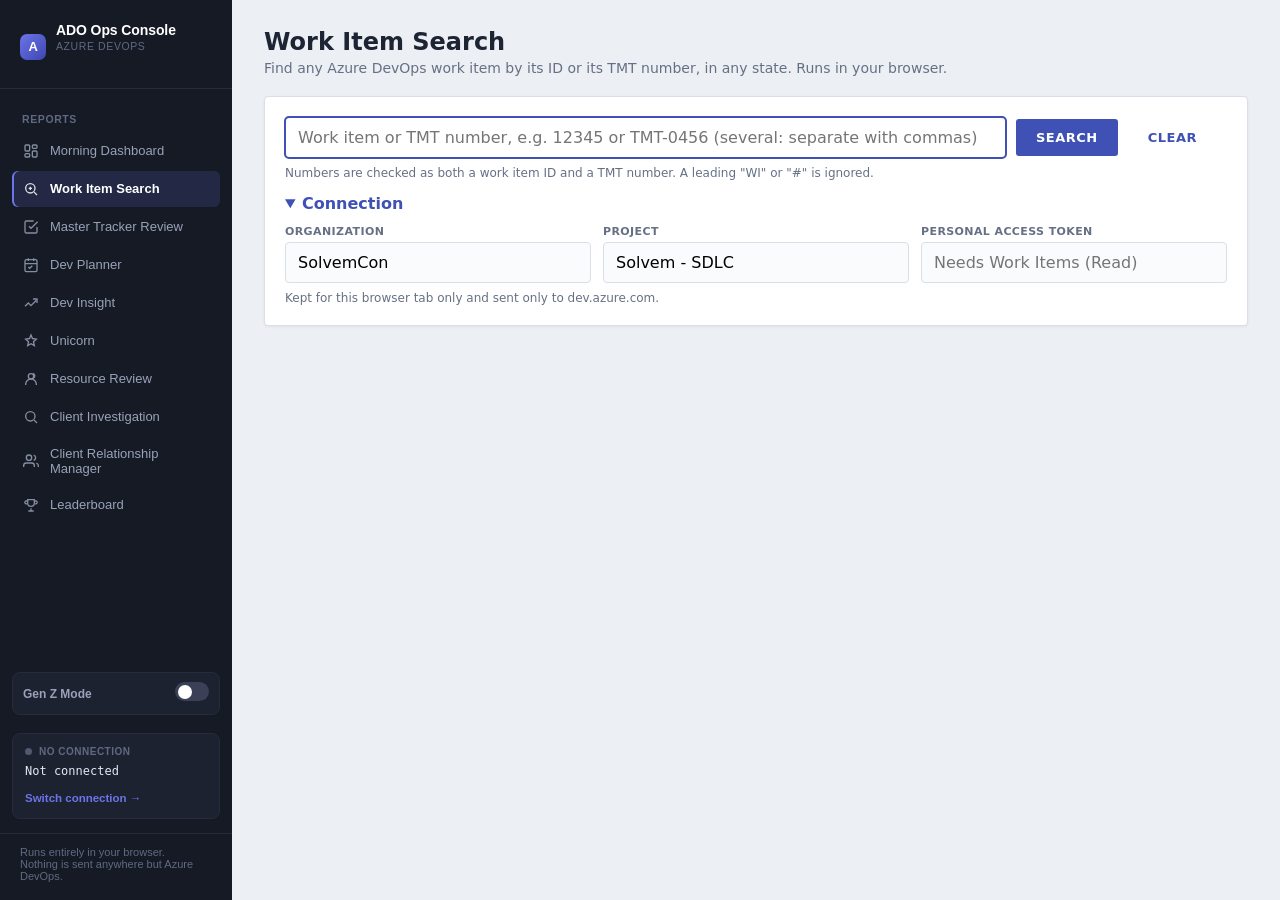
<file: workitem-search.html>
<!DOCTYPE html>
<html lang="en">
<head>
<meta charset="UTF-8">
<meta name="viewport" content="width=device-width, initial-scale=1">
<title>Work Item Search</title>
<link rel="stylesheet" href="shell.css">
<script src="session.js"></script>
<script src="nav.js"></script>
<style>
  :root { --bg:#eceff3; --card:#fff; --text:#1d2433; --muted:#667085; --border:#d9dee7; --accent:#3f51b5; --bad:#c62828; }
  * { box-sizing: border-box; }
  body { margin:0; font-family: "Segoe UI", system-ui, sans-serif; background: var(--bg); color: var(--text); }
  .wrap { max-width: 1200px; }
  h1 { margin: 0 0 4px; font-size: 24px; }
  .sub { color: var(--muted); font-size: 14px; margin-bottom: 20px; }
  .card { background: var(--card); border: 1px solid var(--border); border-radius: 4px; padding: 20px; margin-bottom: 18px; box-shadow: 0 1px 3px rgba(0,0,0,.06); }
  .row { display: flex; gap: 10px; flex-wrap: wrap; align-items: center; }
  input[type=text], input[type=password], input[type=search] { font: inherit; padding: 10px 12px; border: 1px solid var(--border); border-radius: 4px; background: #fafbfc; }
  input:focus { outline: 2px solid var(--accent); outline-offset: -1px; background: #fff; }
  #q { flex: 1; min-width: 260px; font-size: 16px; }
  button { font: inherit; font-weight: 600; text-transform: uppercase; letter-spacing: .5px; font-size: 13px; background: var(--accent); color: #fff; border: 0; border-radius: 3px; padding: 11px 20px; cursor: pointer; }
  button.ghost { background: transparent; color: var(--accent); }
  button:disabled { opacity: .6; cursor: wait; }
  label { display: block; font-size: 11px; font-weight: 600; text-transform: uppercase; letter-spacing: .4px; color: var(--muted); margin-bottom: 4px; }
  .grid3 { display: grid; grid-template-columns: repeat(auto-fit, minmax(200px, 1fr)); gap: 12px; margin-top: 12px; }
  .grid3 input { width: 100%; }
  .hint { font-size: 12px; color: var(--muted); margin-top: 8px; }
  #status { font-size: 13px; color: var(--muted); }
  #status.err { color: var(--bad); }
  table { width: 100%; border-collapse: collapse; font-size: 13px; }
  th { text-align: left; font-size: 11px; text-transform: uppercase; letter-spacing: .4px; color: var(--muted); padding: 8px 10px; border-bottom: 2px solid var(--border); white-space: nowrap; }
  td { padding: 9px 10px; border-bottom: 1px solid var(--border); vertical-align: top; }
  td a { color: var(--accent); font-weight: 600; text-decoration: none; }
  .tbl { overflow-x: auto; }
  .pill { display: inline-block; padding: 2px 8px; border-radius: 10px; background: #eef0f6; font-size: 12px; }
  .none { color: var(--muted); }
  details summary { cursor: pointer; font-weight: 600; color: var(--accent); }
</style>
</head>
<body>
<script>if (typeof ADONav !== "undefined") ADONav.render("search");</script>
<div class="app-main"><div class="wrap">
  <h1>Work Item Search</h1>
  <div class="sub">Find any Azure DevOps work item by its ID or its TMT number, in any state. Runs in your browser.</div>

  <div class="card">
    <form id="f" class="row" autocomplete="off">
      <input id="q" type="search" placeholder="Work item or TMT number, e.g. 12345 or TMT-0456 (several: separate with commas)" autofocus>
      <button type="submit" id="go">Search</button>
      <button type="button" class="ghost" id="clr">Clear</button>
      <span id="status"></span>
    </form>
    <div class="hint">Numbers are checked as both a work item ID and a TMT number. A leading "WI" or "#" is ignored.</div>

    <details id="conn" style="margin-top:14px">
      <summary>Connection</summary>
      <div class="grid3">
        <div><label for="org">Organization</label><input id="org" type="text" value="SolvemCon"></div>
        <div><label for="project">Project</label><input id="project" type="text" value="Solvem - SDLC"></div>
        <div><label for="pat">Personal access token</label><input id="pat" type="password" placeholder="Needs Work Items (Read)"></div>
      </div>
      <div class="hint" id="connNote">Kept for this browser tab only and sent only to dev.azure.com.</div>
    </details>
  </div>

  <div class="card" id="results" style="display:none"></div>
</div></div>

<script>
const $ = (id) => document.getElementById(id);
const esc = (v) => String(v == null ? '' : v).replace(/[&<>"]/g, c => ({ '&': '&amp;', '<': '&lt;', '>': '&gt;', '"': '&quot;' }[c]));
const TMT_NAMES = ['tmt number', 'tmt no', 'tmt id', 'tmt'];
let tmtRef; // undefined = not looked up, null = none exists

// Reuse the dashboard's sign-in if this page is hosted next to it (same site).
(function hydrate() {
  let cfg = null;
  try { cfg = JSON.parse(sessionStorage.getItem('ado-session') || localStorage.getItem('ado-session') || 'null'); } catch (e) {}
  try { if (!cfg) cfg = JSON.parse(sessionStorage.getItem('ws-conn') || 'null'); } catch (e) {}
  if (cfg) {
    if (cfg.org) $('org').value = cfg.org;
    if (cfg.project) $('project').value = cfg.project;
    if (cfg.pat) { $('pat').value = cfg.pat; $('connNote').textContent = 'Using your existing dashboard sign-in.'; }
  }
  if (!$('pat').value) $('conn').open = true;
})();

function setStatus(msg, isErr) { const s = $('status'); s.textContent = msg; s.className = isErr ? 'err' : ''; }
async function api(url, body) {
  let res;
  try {
    res = await fetch(url, { method: body ? 'POST' : 'GET',
      headers: Object.assign({ 'Authorization': 'Basic ' + btoa(':' + $('pat').value.trim()) }, body ? { 'Content-Type': 'application/json' } : {}),
      body: body ? JSON.stringify(body) : undefined });
  } catch (e) { throw new Error('NETWORK'); }
  if (!res.ok) { const e = new Error('HTTP_' + res.status); e.status = res.status; throw e; }
  return res.json();
}
const fld = (it, n, d = '') => { const v = (it.fields || {})[n]; if (v == null || v === '') return d; return typeof v === 'object' ? (v.displayName || v.uniqueName || d) : String(v); };

async function findTmtField(projectBase) {
  if (tmtRef !== undefined) return tmtRef;
  const types = (await api(`${projectBase}/_apis/wit/workitemtypes?api-version=7.1`)).value.filter(t => !t.isDisabled);
  for (const t of types) {
    try {
      const fields = (await api(`${projectBase}/_apis/wit/workitemtypes/${encodeURIComponent(t.name)}/fields?api-version=7.1`)).value;
      const hit = fields.find(f => TMT_NAMES.includes((f.name || '').toLowerCase()));
      if (hit) { tmtRef = hit.referenceName; return tmtRef; }
    } catch (e) { /* try next type */ }
  }
  tmtRef = null; return null;
}

async function run(e) {
  e.preventDefault();
  const raw = $('q').value.trim();
  const org = $('org').value.trim(), project = $('project').value.trim(), pat = $('pat').value.trim();
  if (!raw) { setStatus('Type a work item ID or TMT number.', true); return; }
  if (!org || !project || !pat) { $('conn').open = true; setStatus('Add your organization, project and token first.', true); return; }
  try { sessionStorage.setItem('ws-conn', JSON.stringify({ org, project, pat })); } catch (e2) {}
  const base = `https://dev.azure.com/${encodeURIComponent(org)}`;
  const projectBase = `${base}/${encodeURIComponent(project)}`;
  const link = (id) => `${projectBase}/_workitems/edit/${id}`;
  $('go').disabled = true; setStatus('Searching…');
  try {
    const tokens = [...new Set(raw.split(/[\s,;]+/).map(t => t.replace(/^(wi|#)[\s:#-]*/i, '').trim()).filter(Boolean))].slice(0, 20);
    const tmt = await findTmtField(projectBase);
    const cols = ['System.Id', 'System.Title', 'System.WorkItemType', 'System.State', 'System.AssignedTo', 'System.IterationPath', 'System.ChangedDate'];
    if (tmt) cols.push(tmt);
    const found = new Map();
    const add = (it, how, tok) => { const x = found.get(it.id) || { it, how: new Set() }; x.how.add(`${how} “${tok}”`); found.set(it.id, x); };
    for (const tok of tokens) {
      if (/^\d+$/.test(tok)) {
        try { add(await api(`${base}/_apis/wit/workitems/${tok}?fields=${cols.map(encodeURIComponent).join(',')}&api-version=7.1`), 'ID', tok); }
        catch (err) { if (err.status !== 404) throw err; }
      }
      if (tmt) {
        const q = async (cond) => ((await api(`${projectBase}/_apis/wit/wiql?api-version=7.1`, { query: `SELECT [System.Id] FROM WorkItems WHERE ${cond}` })).workItems || []).map(w => w.id).slice(0, 50);
        let ids = [];
        try { ids = await q(`[${tmt}] CONTAINS '${tok.replace(/'/g, "''")}'`); }
        catch (err) { if (/^\d+$/.test(tok)) { try { ids = await q(`[${tmt}] = ${tok}`); } catch (e3) {} } else if (err.status !== 400) throw err; }
        for (let i = 0; i < ids.length; i += 200) {
          const r = await api(`${base}/_apis/wit/workitemsbatch?api-version=7.1`, { ids: ids.slice(i, i + 200), fields: cols });
          r.value.forEach(it => add(it, 'TMT', tok));
        }
      }
    }
    const box = $('results'); box.style.display = 'block';
    const rows = [...found.values()];
    if (!rows.length) {
      box.innerHTML = `<div class="none">No work item found for ${tokens.map(t => '“' + esc(t) + '”').join(', ')}.${tmt ? '' : ' No TMT field exists in this project, so only IDs were searched.'}</div>`;
      setStatus('');
    } else {
      box.innerHTML = `<div class="tbl"><table><thead><tr><th>ID</th><th>Title</th><th>Type</th><th>State</th><th>Assigned to</th><th>Iteration</th><th>TMT</th><th>Matched</th><th>Changed</th></tr></thead><tbody>` +
        rows.map(({ it, how }) => `<tr><td><a href="${link(it.id)}" target="_blank" rel="noopener">#${it.id}</a></td><td>${esc(fld(it, 'System.Title'))}</td>` +
          `<td>${esc(fld(it, 'System.WorkItemType'))}</td><td><span class="pill">${esc(fld(it, 'System.State'))}</span></td>` +
          `<td>${esc(fld(it, 'System.AssignedTo', 'Unassigned'))}</td><td>${esc(fld(it, 'System.IterationPath').split('\\').pop())}</td>` +
          `<td>${esc(tmt ? fld(it, tmt, '—') : '—')}</td><td>${esc([...how].join(', '))}</td><td>${esc(fld(it, 'System.ChangedDate').slice(0, 10))}</td></tr>`).join('') + `</tbody></table></div>`;
      setStatus(`${rows.length} result(s)`);
    }
  } catch (err) {
    setStatus(err.message === 'NETWORK' ? 'Could not reach Azure DevOps (check your connection).'
      : err.status === 401 || err.status === 203 ? 'Azure DevOps rejected the token. Check it is valid and has Work Items (Read).'
      : `Search failed (${err.message}).`, true);
  } finally { $('go').disabled = false; }
}
$('f').addEventListener('submit', run);
$('clr').addEventListener('click', () => { $('q').value = ''; $('results').style.display = 'none'; setStatus(''); $('q').focus(); });
</script>
</body>
</html>
</file>
<file: shell.css>
/* ========================================================================
   ADO Ops Console — shared app shell (sidebar, connection bar, layout)
   Loaded by every screen except login.html
   ======================================================================== */

:root {
  --shell-sidebar-w: 232px;
  --sb-bg: #161a24;
  --sb-bg-raised: #1d2230;
  --sb-bg-active: #262c40;
  --sb-border: #262c3c;
  --sb-text: #98a2b8;
  --sb-text-dim: #5f6a82;
  --sb-text-active: #ffffff;
  --sb-accent: #6b74e8;
  --sb-accent-soft: rgba(107, 116, 232, 0.16);
  --sb-live: #2dd4bf;
}

html, body { height: 100%; }

body.shell-body {
  margin: 0;
  padding: 0 !important;
  display: flex;
  min-height: 100vh;
  align-items: stretch;
  background: var(--bg);
}

/* ---- sidebar ---- */
.app-sidebar {
  width: var(--shell-sidebar-w);
  flex: 0 0 var(--shell-sidebar-w);
  background: var(--sb-bg);
  color: var(--sb-text);
  display: flex;
  flex-direction: column;
  position: sticky;
  top: 0;
  height: 100vh;
  overflow-y: auto;
  font-family: 'Segoe UI', Roboto, -apple-system, Arial, sans-serif;
}

.app-sidebar .brand {
  padding: 22px 20px 16px;
  display: flex;
  align-items: center;
  gap: 10px;
  border-bottom: 1px solid var(--sb-border);
}
.app-sidebar .brand .mark {
  width: 26px; height: 26px; border-radius: 7px;
  background: linear-gradient(135deg, var(--sb-accent), #3f46b0);
  display: flex; align-items: center; justify-content: center;
  font-size: 13px; font-weight: 800; color: #fff; letter-spacing: -0.5px;
  flex: 0 0 auto;
}
.app-sidebar .brand .name { font-size: 14px; font-weight: 700; color: #fff; letter-spacing: -0.1px; line-height: 1.2; }
.app-sidebar .brand .sub { font-size: 10.5px; color: var(--sb-text-dim); text-transform: uppercase; letter-spacing: 0.6px; margin-top: 1px; }

.app-sidebar nav { padding: 14px 12px; display: flex; flex-direction: column; gap: 2px; flex: 1; }
.app-sidebar .nav-label { font-size: 10.5px; text-transform: uppercase; letter-spacing: 0.6px; color: var(--sb-text-dim);
  padding: 10px 10px 6px; font-weight: 700; }
.app-sidebar a.nav-item {
  display: flex; align-items: center; gap: 10px;
  padding: 9px 10px; border-radius: 6px; color: var(--sb-text);
  text-decoration: none; font-size: 13px; font-weight: 500;
  transition: background .12s ease, color .12s ease;
}
.app-sidebar a.nav-item .ico {
  width: 18px; height: 18px; flex: 0 0 auto; display: flex; align-items: center; justify-content: center;
  color: inherit; opacity: 0.85;
}
.app-sidebar a.nav-item .ico svg { width: 16px; height: 16px; }
.app-sidebar a.nav-item:hover { background: var(--sb-bg-raised); color: #fff; }
.app-sidebar a.nav-item.active { background: var(--sb-accent-soft); color: #fff; font-weight: 700; box-shadow: inset 2px 0 0 var(--sb-accent); }

.app-sidebar .connection {
  margin: 8px 12px 14px; padding: 12px 12px; border-radius: 8px;
  background: var(--sb-bg-raised); border: 1px solid var(--sb-border);
}
.app-sidebar .connection .row { display: flex; align-items: center; gap: 7px; margin-bottom: 6px; }
.app-sidebar .connection .dot { width: 7px; height: 7px; border-radius: 50%; background: var(--sb-live);
  box-shadow: 0 0 0 3px rgba(45,212,191,0.18); flex: 0 0 auto; }
.app-sidebar .connection .dot.off { background: #52596e; box-shadow: none; }
.app-sidebar .connection .label { font-size: 10px; text-transform: uppercase; letter-spacing: 0.5px; color: var(--sb-text-dim); font-weight: 700; }
.app-sidebar .connection .path { font-family: 'SF Mono', 'Consolas', monospace; font-size: 12px; color: #e4e7f1;
  word-break: break-word; line-height: 1.4; margin-bottom: 8px; }
.app-sidebar .connection a.switch { font-size: 11.5px; color: var(--sb-accent); text-decoration: none; font-weight: 600; }
.app-sidebar .connection a.switch:hover { text-decoration: underline; }

.app-sidebar .sidebar-footer { padding: 12px 20px 18px; font-size: 11px; color: var(--sb-text-dim); border-top: 1px solid var(--sb-border); }

/* ---- main content area ---- */
.app-main {
  flex: 1 1 auto;
  min-width: 0;
  padding: 28px 32px;
  overflow-x: hidden;
  position: relative;
}
.app-main > .subtitle { margin-top: -2px; }

/* ---- loading overlay: covers the report content while data is fetched ---- */
.app-loading {
  position: fixed; top: 0; left: var(--shell-sidebar-w); right: 0; bottom: 0;
  background: rgba(236, 239, 241, 0.94);
  display: flex; align-items: center; justify-content: center;
  z-index: 40;
  animation: adoFadeIn .15s ease;
}
.app-loading .box { width: 100%; max-width: 340px; text-align: center; padding: 0 20px; }
.app-loading .spinner {
  width: 30px; height: 30px; margin: 0 auto 18px; border-radius: 50%;
  border: 3px solid rgba(63,81,181,0.15); border-top-color: var(--accent, #3f51b5);
  animation: adoSpin .8s linear infinite;
}
.app-loading .text {
  font-size: 13px; color: var(--text, #1a1a1a); font-weight: 600; margin-bottom: 14px;
  min-height: 18px; letter-spacing: 0.1px;
}
.app-loading .track {
  width: 100%; height: 6px; border-radius: 4px; background: rgba(63,81,181,0.12); overflow: hidden;
}
.app-loading .fill {
  height: 100%; width: 4%; border-radius: 4px;
  background: linear-gradient(90deg, var(--accent, #3f51b5), #6b74e8);
  transition: width .35s ease;
}
@keyframes adoSpin { to { transform: rotate(360deg); } }
@keyframes adoFadeIn { from { opacity: 0; } to { opacity: 1; } }

/* legacy top nav row (page-to-page links) no longer used inside app-main once sidebar is present */
.legacy-toplinks { display: none !important; }

/* collapsible "report options" panel used on every report page now that
   connection details live on the login screen */
details.config-details summary {
  cursor: pointer; list-style: none; font-size: 12.5px; font-weight: 700; color: var(--accent, #3f51b5);
  text-transform: uppercase; letter-spacing: 0.3px; padding: 2px 0 10px;
}
details.config-details summary::-webkit-details-marker { display: none; }
details.config-details summary:before { content: '▸ '; }
details.config-details[open] summary:before { content: '▾ '; }
details.config-details[open] summary { padding-bottom: 12px; }

@media (max-width: 880px) {
  body.shell-body { flex-direction: column; }
  .app-sidebar { position: relative; height: auto; width: 100%; flex: 0 0 auto; }
  .app-sidebar nav { flex-direction: row; flex-wrap: wrap; }
  .app-main { padding: 20px; }
  .app-loading { left: 0; }
}

@media print {
  .app-sidebar { display: none !important; }
  body.shell-body { display: block !important; }
  .app-main { padding: 0 !important; }
}
</file>
